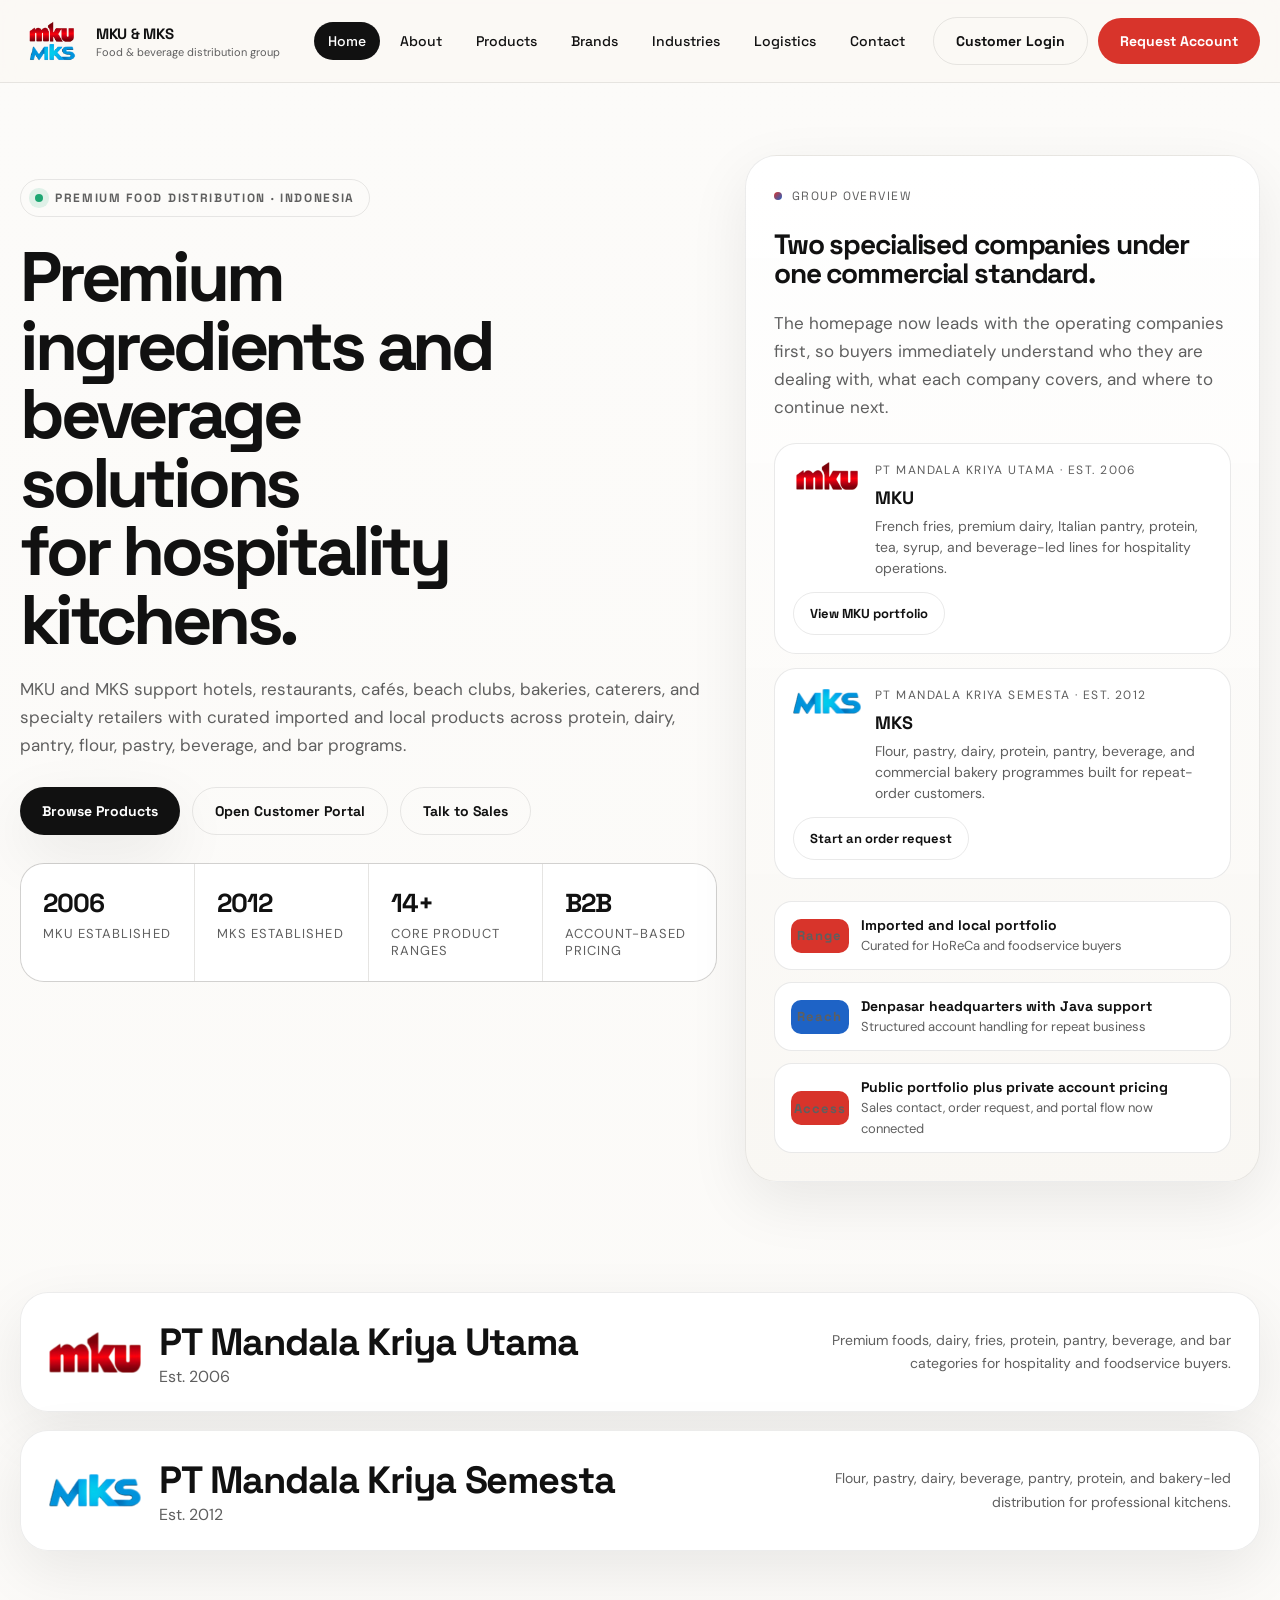
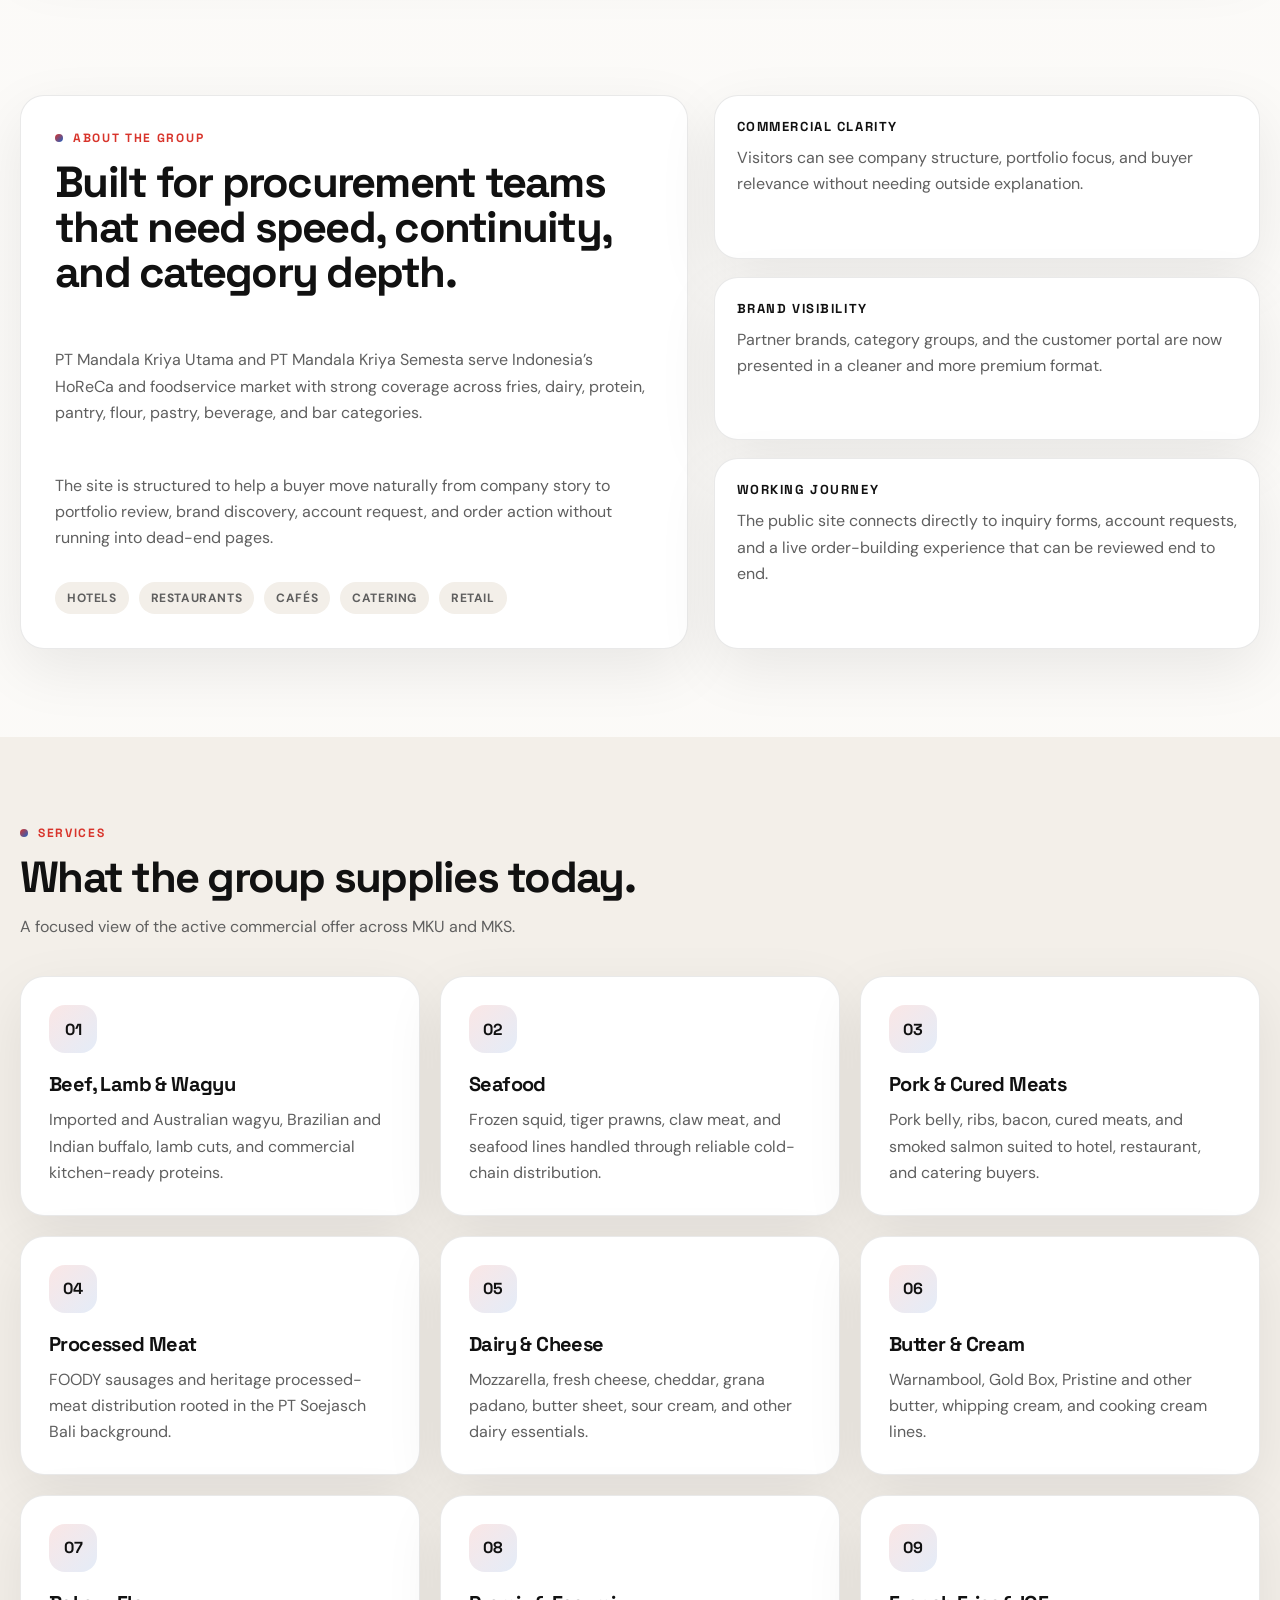
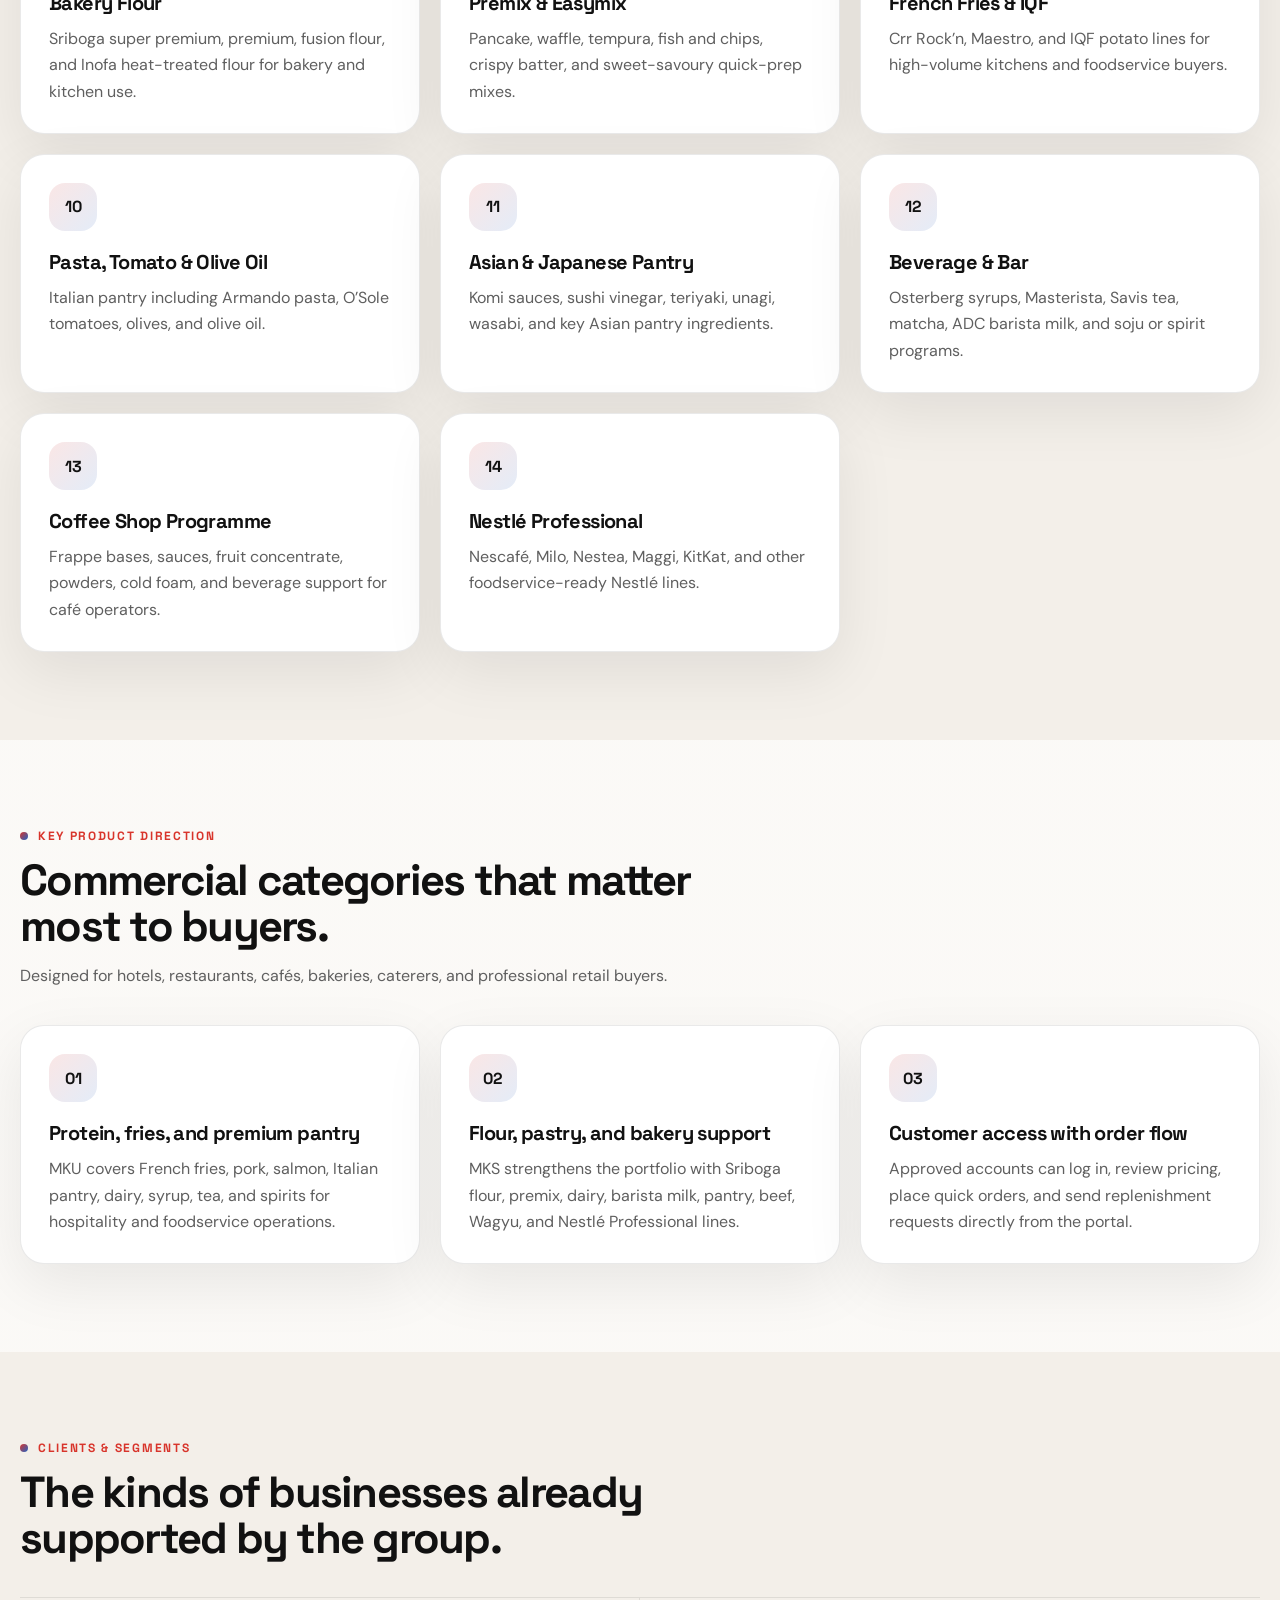
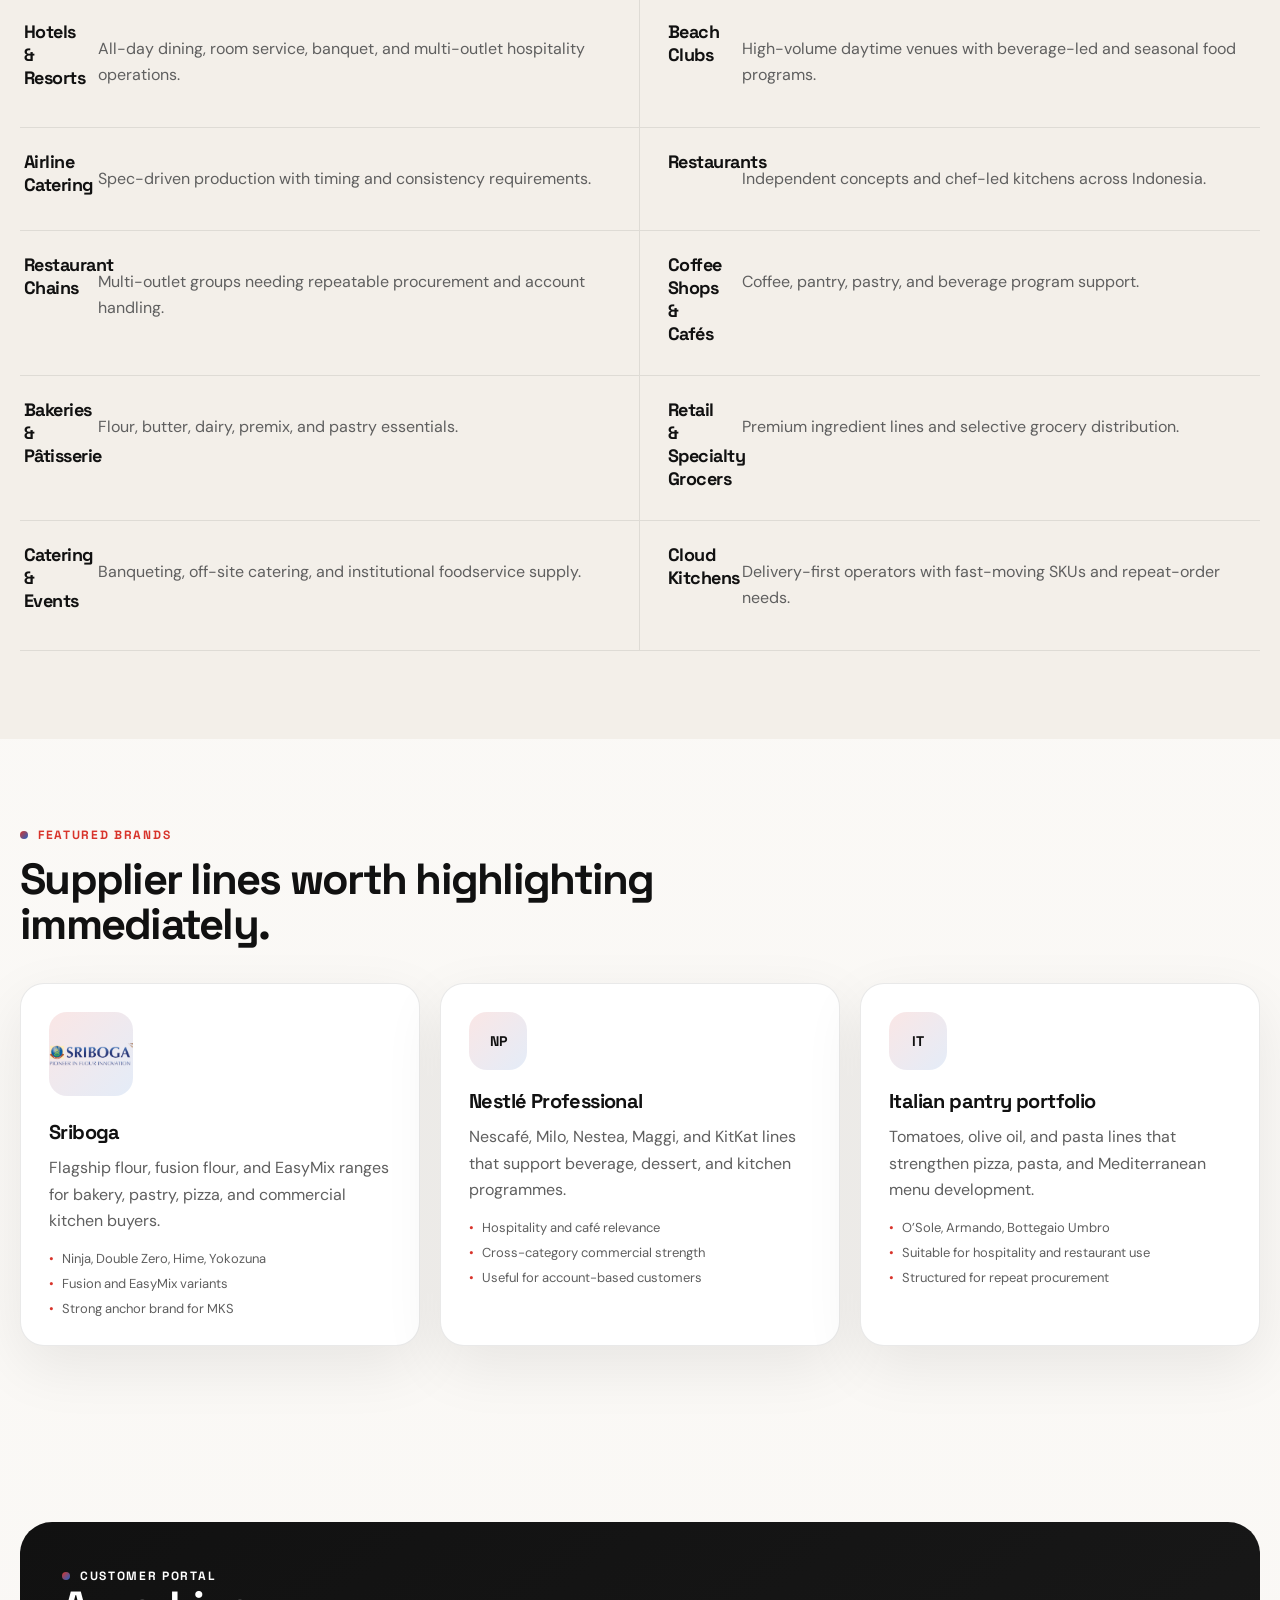
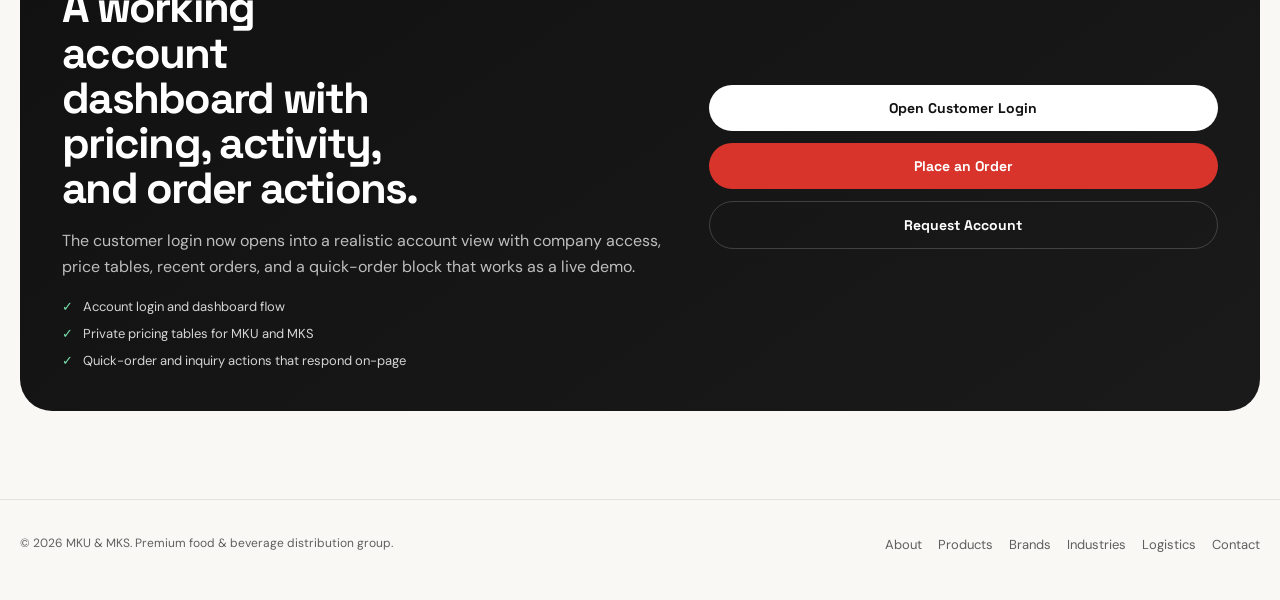
<file: index.html>
<!DOCTYPE html>
<html lang="en">
<head>
  <meta charset="UTF-8">
  <meta name="viewport" content="width=device-width, initial-scale=1.0">
  <title>MKU & MKS | Premium HoReCa Distribution Indonesia</title>
  <meta name="description" content="MKU and MKS supply premium food and beverage products to hotels, restaurants, cafés, bakeries, caterers, and retail buyers across Indonesia.">
  <link rel="preconnect" href="https://fonts.googleapis.com">
  <link rel="preconnect" href="https://fonts.gstatic.com" crossorigin>
  <link href="https://fonts.googleapis.com/css2?family=DM+Sans:wght@400;500;700&family=Space+Grotesk:wght@400;500;700&display=swap" rel="stylesheet">
  <link rel="stylesheet" href="assets/css/styles.css">
</head>
<body>
  <header class="site-header">
    <div class="container">
      <div class="header-row">
        <a class="brand" href="index.html" aria-label="MKU and MKS home">
          <span class="brand-mark"></span>
          <span class="brand-text">
            <strong>MKU & MKS</strong>
            <span>Food & beverage distribution group</span>
          </span>
        </a>
        <div class="nav-wrap">
          <nav class="site-nav" aria-label="Primary navigation">
            <a href="index.html" data-nav-link>Home</a>
            <a href="about.html" data-nav-link>About</a>
            <a href="products.html" data-nav-link>Products</a>
            <a href="brands.html" data-nav-link>Brands</a>
            <a href="industries.html" data-nav-link>Industries</a>
            <a href="logistics.html" data-nav-link>Logistics</a>
            <a href="contact.html" data-nav-link>Contact</a>
          </nav>
          <div class="header-ctas">
            <a class="btn btn-outline" href="login.html">Customer Login</a>
            <a class="btn btn-accent" href="request-account.html">Request Account</a>
          </div>
          <button class="mobile-toggle" type="button" aria-label="Open menu" aria-expanded="false" data-mobile-toggle>☰</button>
        </div>
      </div>
      <div class="mobile-panel" data-mobile-panel>
        <div class="mobile-links">
          <a class="btn btn-outline" href="index.html">Home</a>
          <a class="btn btn-outline" href="about.html">About</a>
          <a class="btn btn-outline" href="products.html">Products</a>
          <a class="btn btn-outline" href="brands.html">Brands</a>
          <a class="btn btn-outline" href="industries.html">Industries</a>
          <a class="btn btn-outline" href="logistics.html">Logistics</a>
          <a class="btn btn-outline" href="contact.html">Contact</a>
          <a class="btn btn-outline" href="login.html">Customer Login</a>
          <a class="btn btn-accent" href="request-account.html">Request Account</a>
        </div>
      </div>
    </div>
  </header>

  <main>
    <section class="hero">
      <div class="container">
        <div class="hero-grid">
          <div class="hero-copy">
            <div class="hero-kicker"><span class="pulse"></span> Premium food distribution · Indonesia</div>
            <h1>Premium ingredients and beverage solutions<br>for hospitality kitchens.</h1>
            <p>MKU and MKS support hotels, restaurants, cafés, beach clubs, bakeries, caterers, and specialty retailers with curated imported and local products across protein, dairy, pantry, flour, pastry, beverage, and bar programs.</p>
            <div class="hero-actions">
              <a class="btn btn-primary" href="products.html">Browse Products</a>
              <a class="btn btn-outline" href="login.html">Open Customer Portal</a>
              <a class="btn btn-outline" href="contact.html">Talk to Sales</a>
            </div>
            <div class="trust-strip">
              <div class="trust-item"><strong>2006</strong><span>MKU established</span></div>
              <div class="trust-item"><strong>2012</strong><span>MKS established</span></div>
              <div class="trust-item"><strong>14+</strong><span>Core product ranges</span></div>
              <div class="trust-item"><strong>B2B</strong><span>Account-based pricing</span></div>
            </div>
          </div>
          <div class="hero-side">
            <div class="surface-card hero-spotlight showcase-panel">
              <div class="showcase-head showcase-head--stack">
                <div>
                  <div class="kicker-row">Group overview</div>
                  <h3 class="showcase-title">Two specialised companies under one commercial standard.</h3>
                </div>
              </div>
              <p class="showcase-copy">The homepage now leads with the operating companies first, so buyers immediately understand who they are dealing with, what each company covers, and where to continue next.</p>
              <div class="company-row-grid">
                <article class="company-row-card">
                  <div class="company-row-copy">
                    <img src="assets/img/logo-mku.png" alt="MKU logo" class="showcase-mini-logo">
                    <div>
                      <div class="company-row-meta">PT Mandala Kriya Utama · Est. 2006</div>
                      <strong>MKU</strong>
                      <span>French fries, premium dairy, Italian pantry, protein, tea, syrup, and beverage-led lines for hospitality operations.</span>
                    </div>
                  </div>
                  <div class="company-row-actions">
                    <a class="btn btn-outline small-btn" href="products.html">View MKU portfolio</a>
                  </div>
                </article>
                <article class="company-row-card">
                  <div class="company-row-copy">
                    <img src="assets/img/logo-mks.png" alt="MKS logo" class="showcase-mini-logo">
                    <div>
                      <div class="company-row-meta">PT Mandala Kriya Semesta · Est. 2012</div>
                      <strong>MKS</strong>
                      <span>Flour, pastry, dairy, protein, pantry, beverage, and commercial bakery programmes built for repeat-order customers.</span>
                    </div>
                  </div>
                  <div class="company-row-actions">
                    <a class="btn btn-outline small-btn" href="products.html#order-desk">Start an order request</a>
                  </div>
                </article>
              </div>
              <div class="badge-stack">
                <div class="badge-card"><div class="left"><span class="chip mku">Range</span><div><strong>Imported and local portfolio</strong><span>Curated for HoReCa and foodservice buyers</span></div></div></div>
                <div class="badge-card"><div class="left"><span class="chip mks">Reach</span><div><strong>Denpasar headquarters with Java support</strong><span>Structured account handling for repeat business</span></div></div></div>
                <div class="badge-card"><div class="left"><span class="chip mku">Access</span><div><strong>Public portfolio plus private account pricing</strong><span>Sales contact, order request, and portal flow now connected</span></div></div></div>
              </div>
            </div>
          </div>
        </div>
      </div>
    </section>

    <section class="page-section tight">
      <div class="container">
        <div class="company-pills" id="company-pills"></div>
      </div>
    </section>

    <section class="page-section">
      <div class="container">
        <div class="two-col">
          <article class="story-card">
            <div class="section-head">
              <span class="eyebrow">About the group</span>
              <h2 class="section-title">Built for procurement teams that need speed, continuity, and category depth.</h2>
            </div>
            <div class="story-stack">
              <p>PT Mandala Kriya Utama and PT Mandala Kriya Semesta serve Indonesia’s HoReCa and foodservice market with strong coverage across fries, dairy, protein, pantry, flour, pastry, beverage, and bar categories.</p>
              <p>The site is structured to help a buyer move naturally from company story to portfolio review, brand discovery, account request, and order action without running into dead-end pages.</p>
              <div class="inline-tags">
                <span class="meta-pill">Hotels</span>
                <span class="meta-pill">Restaurants</span>
                <span class="meta-pill">Cafés</span>
                <span class="meta-pill">Catering</span>
                <span class="meta-pill">Retail</span>
              </div>
            </div>
          </article>
          <div class="stack-18">
            <div class="info-card"><strong>Commercial clarity</strong><p>Visitors can see company structure, portfolio focus, and buyer relevance without needing outside explanation.</p></div>
            <div class="info-card"><strong>Brand visibility</strong><p>Partner brands, category groups, and the customer portal are now presented in a cleaner and more premium format.</p></div>
            <div class="info-card"><strong>Working journey</strong><p>The public site connects directly to inquiry forms, account requests, and a live order-building experience that can be reviewed end to end.</p></div>
          </div>
        </div>
      </div>
    </section>

    <section class="page-section alt">
      <div class="container">
        <div class="section-head">
          <span class="eyebrow">Services</span>
          <h2 class="section-title">What the group supplies today.</h2>
          <p class="section-copy">A focused view of the active commercial offer across MKU and MKS.</p>
        </div>
        <div class="grid-3" id="services-grid"></div>
      </div>
    </section>

    <section class="page-section">
      <div class="container">
        <div class="section-head">
          <span class="eyebrow">Key product direction</span>
          <h2 class="section-title">Commercial categories that matter most to buyers.</h2>
          <p class="section-copy">Designed for hotels, restaurants, cafés, bakeries, caterers, and professional retail buyers.</p>
        </div>
        <div class="grid-3">
          <article class="feature-card"><div class="feature-index">01</div><h3>Protein, fries, and premium pantry</h3><p>MKU covers French fries, pork, salmon, Italian pantry, dairy, syrup, tea, and spirits for hospitality and foodservice operations.</p></article>
          <article class="feature-card"><div class="feature-index">02</div><h3>Flour, pastry, and bakery support</h3><p>MKS strengthens the portfolio with Sriboga flour, premix, dairy, barista milk, pantry, beef, Wagyu, and Nestlé Professional lines.</p></article>
          <article class="feature-card"><div class="feature-index">03</div><h3>Customer access with order flow</h3><p>Approved accounts can log in, review pricing, place quick orders, and send replenishment requests directly from the portal.</p></article>
        </div>
      </div>
    </section>

    <section class="page-section alt">
      <div class="container">
        <div class="section-head">
          <span class="eyebrow">Clients & segments</span>
          <h2 class="section-title">The kinds of businesses already supported by the group.</h2>
        </div>
        <div class="segment-grid" id="segments-grid"></div>
      </div>
    </section>

    <section class="page-section">
      <div class="container">
        <div class="section-head">
          <span class="eyebrow">Featured brands</span>
          <h2 class="section-title">Supplier lines worth highlighting immediately.</h2>
        </div>
        <div class="brand-grid">
          <article class="brand-card"><img src="assets/img/logo-sriboga.png" alt="Sriboga logo" class="brand-logo" style="width:84px;height:84px;object-fit:contain;"><h3>Sriboga</h3><p>Flagship flour, fusion flour, and EasyMix ranges for bakery, pastry, pizza, and commercial kitchen buyers.</p><ul><li>Ninja, Double Zero, Hime, Yokozuna</li><li>Fusion and EasyMix variants</li><li>Strong anchor brand for MKS</li></ul></article>
          <article class="brand-card"><div class="brand-logo">NP</div><h3>Nestlé Professional</h3><p>Nescafé, Milo, Nestea, Maggi, and KitKat lines that support beverage, dessert, and kitchen programmes.</p><ul><li>Hospitality and café relevance</li><li>Cross-category commercial strength</li><li>Useful for account-based customers</li></ul></article>
          <article class="brand-card"><div class="brand-logo">IT</div><h3>Italian pantry portfolio</h3><p>Tomatoes, olive oil, and pasta lines that strengthen pizza, pasta, and Mediterranean menu development.</p><ul><li>O’Sole, Armando, Bottegaio Umbro</li><li>Suitable for hospitality and restaurant use</li><li>Structured for repeat procurement</li></ul></article>
        </div>
      </div>
    </section>

    <section class="page-section">
      <div class="container">
        <div class="portal-panel">
          <div>
            <span class="eyebrow" style="color:#fff;">Customer portal</span>
            <h2 class="section-title" style="color:#fff;max-width:13ch;">A working account dashboard with pricing, activity, and order actions.</h2>
            <p>The customer login now opens into a realistic account view with company access, price tables, recent orders, and a quick-order block that works as a live demo.</p>
            <ul class="portal-list">
              <li>Account login and dashboard flow</li>
              <li>Private pricing tables for MKU and MKS</li>
              <li>Quick-order and inquiry actions that respond on-page</li>
            </ul>
          </div>
          <div class="portal-actions">
            <a class="btn btn-light" href="login.html">Open Customer Login</a>
            <a class="btn btn-accent" href="products.html#order-desk">Place an Order</a>
            <a class="btn btn-outline" style="color:#fff;border-color:rgba(255,255,255,0.18);" href="request-account.html">Request Account</a>
          </div>
        </div>
      </div>
    </section>
  </main>

  <footer class="site-footer">
    <div class="container">
      <div class="footer-row">
        <p>© <span data-year></span> MKU & MKS. Premium food & beverage distribution group.</p>
        <div class="footer-links">
          <a href="about.html">About</a>
          <a href="products.html">Products</a>
          <a href="brands.html">Brands</a>
          <a href="industries.html">Industries</a>
          <a href="logistics.html">Logistics</a>
          <a href="contact.html">Contact</a>
        </div>
      </div>
    </div>
  </footer>

  <script src="assets/js/site-data.js"></script>
  <script src="assets/js/main.js"></script>
  <script>
    document.addEventListener('DOMContentLoaded', () => {
      const pills = document.getElementById('company-pills');
      const services = document.getElementById('services-grid');
      const segments = document.getElementById('segments-grid');
      if (!window.MKU_DATA) return;

      pills.innerHTML = window.MKU_DATA.companies.map(company => `
        <article class="company-pill">
          <div class="left">
            <img class="company-pill-logo" src="${company.logo}" alt="${company.short} logo">
            <div>
              <h2 class="company-pill-name">${company.name}</h2>
              <div class="company-pill-meta">${company.est}</div>
            </div>
          </div>
          <p class="company-pill-summary">${company.summary}</p>
        </article>
      `).join('');

      services.innerHTML = window.MKU_DATA.services.map((service, index) => `
        <article class="feature-card">
          <div class="feature-index">${String(index + 1).padStart(2, '0')}</div>
          <h3>${service.t}</h3>
          <p>${service.d}</p>
        </article>
      `).join('');

      segments.innerHTML = window.MKU_DATA.segments.map(segment => `
        <article class="segment-card">
          <h3>${segment.t}</h3>
          <p>${segment.d}</p>
        </article>
      `).join('');
    });
  </script>
</body>
</html>
</file>
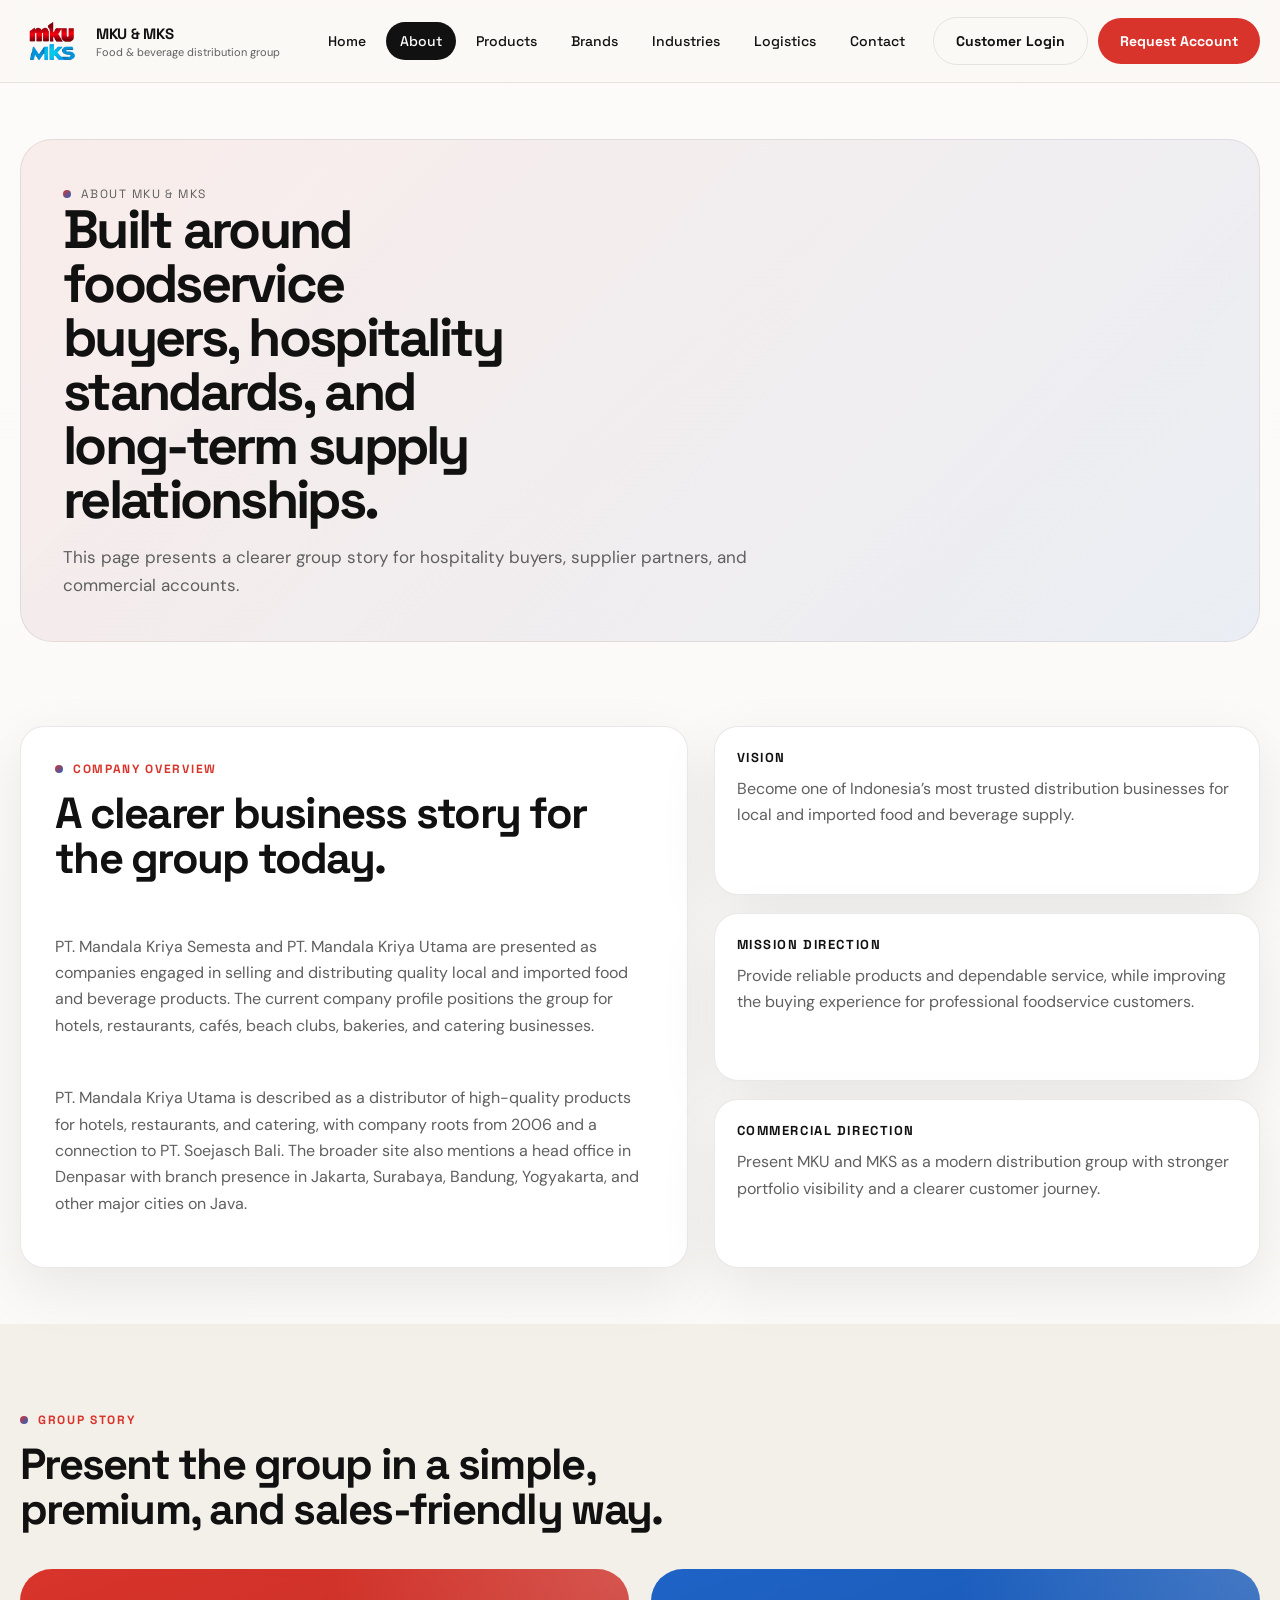
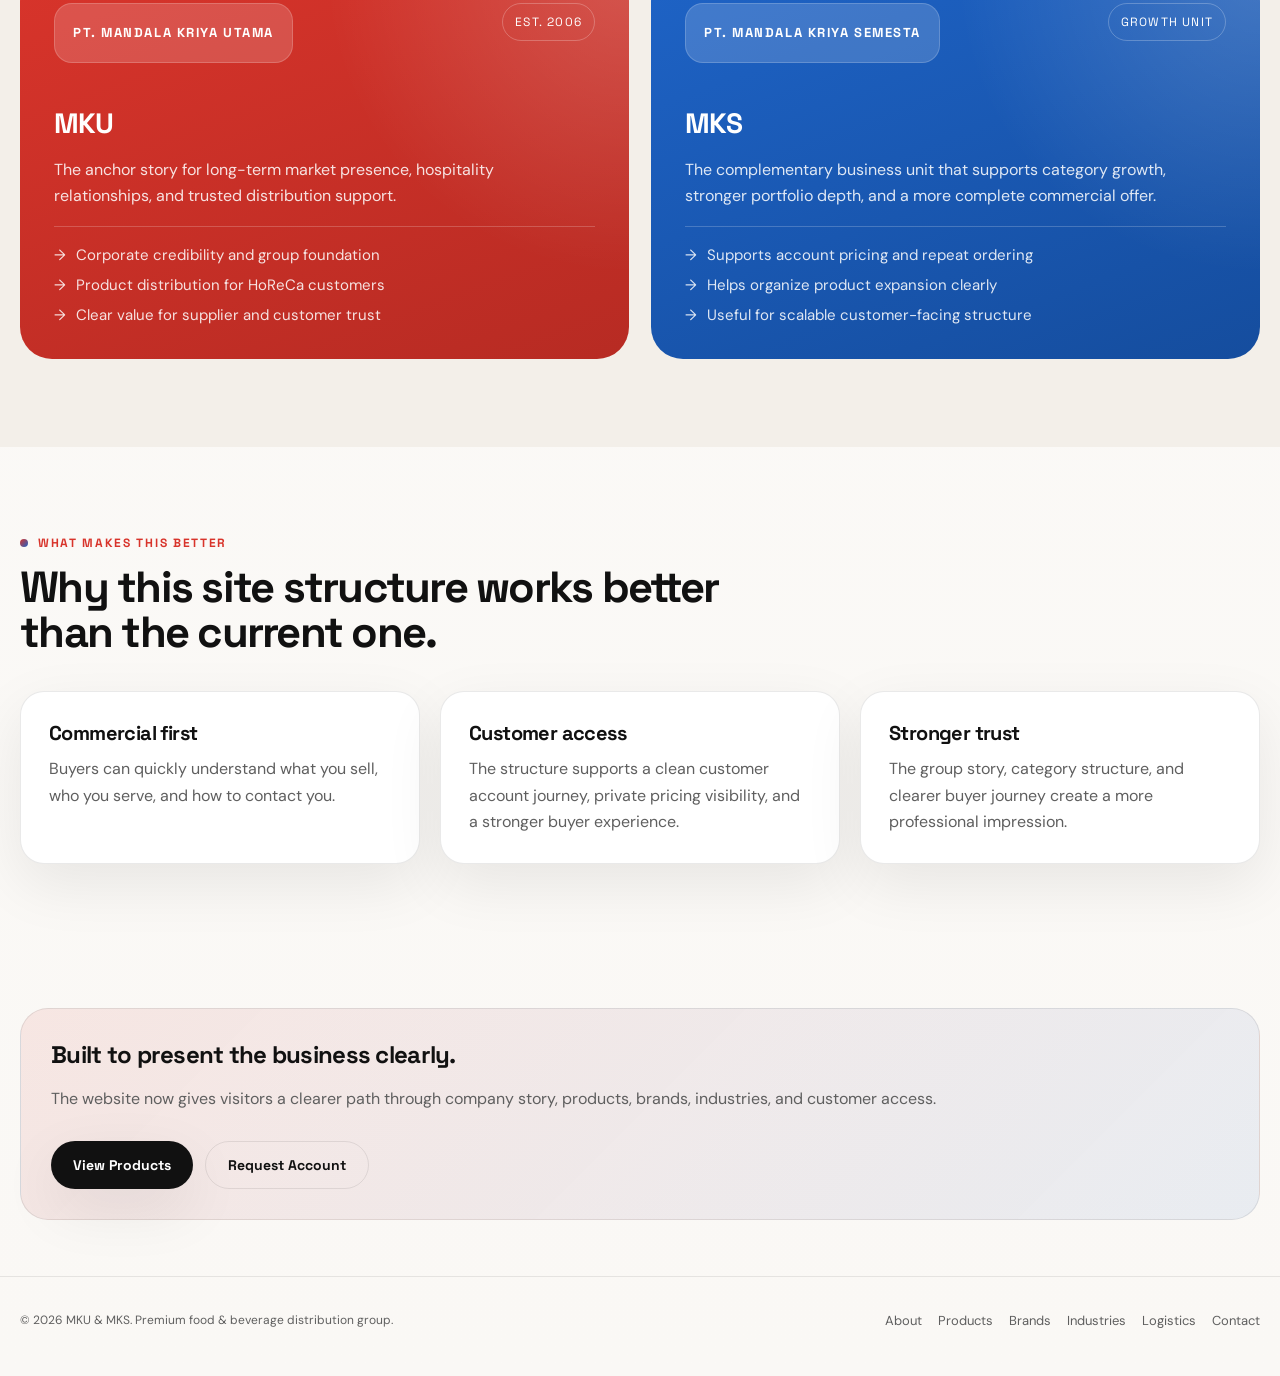
<file: about.html>
<!DOCTYPE html>
<html lang="en">
<head>
  <meta charset="UTF-8">
  <meta name="viewport" content="width=device-width, initial-scale=1.0">
  <title>About MKU & MKS | HoReCa Distribution Indonesia</title>
  <meta name="description" content="Learn about MKU and MKS, a food and beverage distribution group serving hotels, restaurants, cafés, bakeries, catering, and retail businesses in Indonesia.">
  <link rel="preconnect" href="https://fonts.googleapis.com">
  <link rel="preconnect" href="https://fonts.gstatic.com" crossorigin>
  <link href="https://fonts.googleapis.com/css2?family=DM+Sans:wght@400;500;700&family=Space+Grotesk:wght@400;500;700&display=swap" rel="stylesheet">
  <link rel="stylesheet" href="assets/css/styles.css">
</head>
<body>
  <header class="site-header">
    <div class="container">
      <div class="header-row">
        <a class="brand" href="index.html"><span class="brand-mark"></span><span class="brand-text"><strong>MKU & MKS</strong><span>Food & beverage distribution group</span></span></a>
        <div class="nav-wrap">
          <nav class="site-nav">
            <a href="index.html" data-nav-link>Home</a>
            <a href="about.html" data-nav-link>About</a>
            <a href="products.html" data-nav-link>Products</a>
            <a href="brands.html" data-nav-link>Brands</a>
            <a href="industries.html" data-nav-link>Industries</a>
            <a href="logistics.html" data-nav-link>Logistics</a>
            <a href="contact.html" data-nav-link>Contact</a>
          </nav>
          <div class="header-ctas"><a class="btn btn-outline" href="login.html">Customer Login</a><a class="btn btn-accent" href="request-account.html">Request Account</a></div>
          <button class="mobile-toggle" type="button" aria-expanded="false" data-mobile-toggle>☰</button>
        </div>
      </div>
      <div class="mobile-panel" data-mobile-panel><div class="mobile-links"><a class="btn btn-outline" href="index.html">Home</a><a class="btn btn-outline" href="about.html">About</a><a class="btn btn-outline" href="products.html">Products</a><a class="btn btn-outline" href="brands.html">Brands</a><a class="btn btn-outline" href="industries.html">Industries</a><a class="btn btn-outline" href="logistics.html">Logistics</a><a class="btn btn-outline" href="contact.html">Contact</a><a class="btn btn-outline" href="login.html">Customer Login</a><a class="btn btn-accent" href="request-account.html">Request Account</a></div></div>
    </div>
  </header>
  <main>
    <section class="page-hero">
      <div class="container">
        <div class="page-hero-shell">
          <div class="kicker-row">About MKU & MKS</div>
          <h1>Built around foodservice buyers, hospitality standards, and long-term supply relationships.</h1>
          <p>This page presents a clearer group story for hospitality buyers, supplier partners, and commercial accounts.</p>
        </div>
      </div>
    </section>

    <section class="page-section tight">
      <div class="container">
        <div class="two-col">
          <article class="story-card">
            <div class="section-head">
              <span class="eyebrow">Company overview</span>
              <h2 class="section-title">A clearer business story for the group today.</h2>
            </div>
            <div class="story-stack">
              <p>PT. Mandala Kriya Semesta and PT. Mandala Kriya Utama are presented as companies engaged in selling and distributing quality local and imported food and beverage products. The current company profile positions the group for hotels, restaurants, cafés, beach clubs, bakeries, and catering businesses.</p>
              <p>PT. Mandala Kriya Utama is described as a distributor of high-quality products for hotels, restaurants, and catering, with company roots from 2006 and a connection to PT. Soejasch Bali. The broader site also mentions a head office in Denpasar with branch presence in Jakarta, Surabaya, Bandung, Yogyakarta, and other major cities on Java.</p>
            </div>
          </article>
          <div class="stack-18">
            <div class="info-card"><strong>Vision</strong><p>Become one of Indonesia’s most trusted distribution businesses for local and imported food and beverage supply.</p></div>
            <div class="info-card"><strong>Mission direction</strong><p>Provide reliable products and dependable service, while improving the buying experience for professional foodservice customers.</p></div>
            <div class="info-card"><strong>Commercial direction</strong><p>Present MKU and MKS as a modern distribution group with stronger portfolio visibility and a clearer customer journey.</p></div>
          </div>
        </div>
      </div>
    </section>

    <section class="page-section alt">
      <div class="container">
        <div class="section-head">
          <span class="eyebrow">Group story</span>
          <h2 class="section-title">Present the group in a simple, premium, and sales-friendly way.</h2>
        </div>
        <div class="group-grid">
          <article class="dual-brand mku">
            <div class="top"><span class="brand-pill">PT. Mandala Kriya Utama</span><span class="est">Est. 2006</span></div>
            <div>
              <h3>MKU</h3>
              <p>The anchor story for long-term market presence, hospitality relationships, and trusted distribution support.</p>
              <ul>
                <li>Corporate credibility and group foundation</li>
                <li>Product distribution for HoReCa customers</li>
                <li>Clear value for supplier and customer trust</li>
              </ul>
            </div>
          </article>
          <article class="dual-brand mks">
            <div class="top"><span class="brand-pill">PT. Mandala Kriya Semesta</span><span class="est">Growth unit</span></div>
            <div>
              <h3>MKS</h3>
              <p>The complementary business unit that supports category growth, stronger portfolio depth, and a more complete commercial offer.</p>
              <ul>
                <li>Supports account pricing and repeat ordering</li>
                <li>Helps organize product expansion clearly</li>
                <li>Useful for scalable customer-facing structure</li>
              </ul>
            </div>
          </article>
        </div>
      </div>
    </section>

    <section class="page-section">
      <div class="container">
        <div class="section-head">
          <span class="eyebrow">What makes this better</span>
          <h2 class="section-title">Why this site structure works better than the current one.</h2>
        </div>
        <div class="grid-3">
          <article class="value-card card-pad"><h3>Commercial first</h3><p>Buyers can quickly understand what you sell, who you serve, and how to contact you.</p></article>
          <article class="value-card card-pad"><h3>Customer access</h3><p>The structure supports a clean customer account journey, private pricing visibility, and a stronger buyer experience.</p></article>
          <article class="value-card card-pad"><h3>Stronger trust</h3><p>The group story, category structure, and clearer buyer journey create a more professional impression.</p></article>
        </div>
      </div>
    </section>

    <section class="page-section tight">
      <div class="container">
        <div class="cta-strip">
          <h3>Built to present the business clearly.</h3>
          <p>The website now gives visitors a clearer path through company story, products, brands, industries, and customer access.</p>
          <div class="hero-actions"><a class="btn btn-primary" href="products.html">View Products</a><a class="btn btn-outline" href="request-account.html">Request Account</a></div>
        </div>
      </div>
    </section>
  </main>
  <footer class="site-footer"><div class="container"><div class="footer-row"><p>© <span data-year></span> MKU & MKS. Premium food & beverage distribution group.</p><div class="footer-links"><a href="about.html">About</a><a href="products.html">Products</a><a href="brands.html">Brands</a><a href="industries.html">Industries</a><a href="logistics.html">Logistics</a><a href="contact.html">Contact</a></div></div></div></footer>
  <script src="assets/js/main.js"></script>
</body>
</html>
</file>
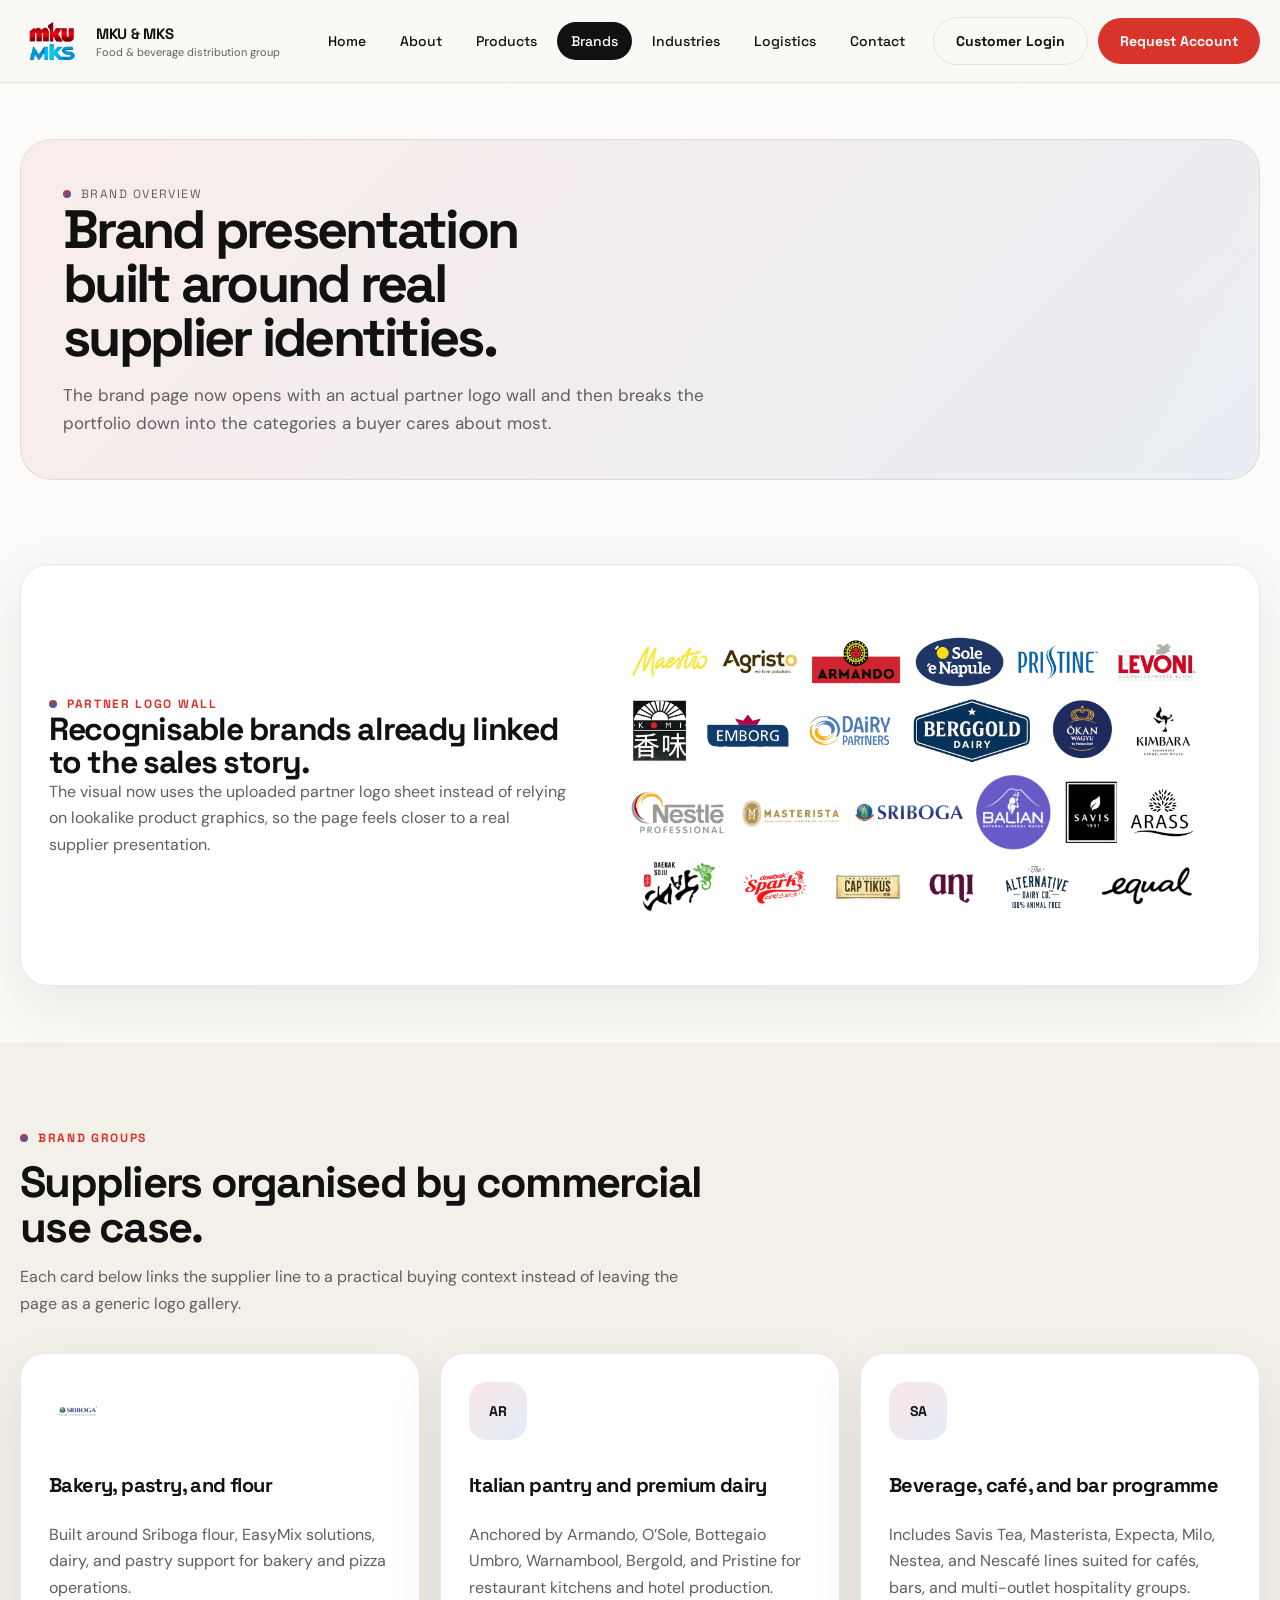
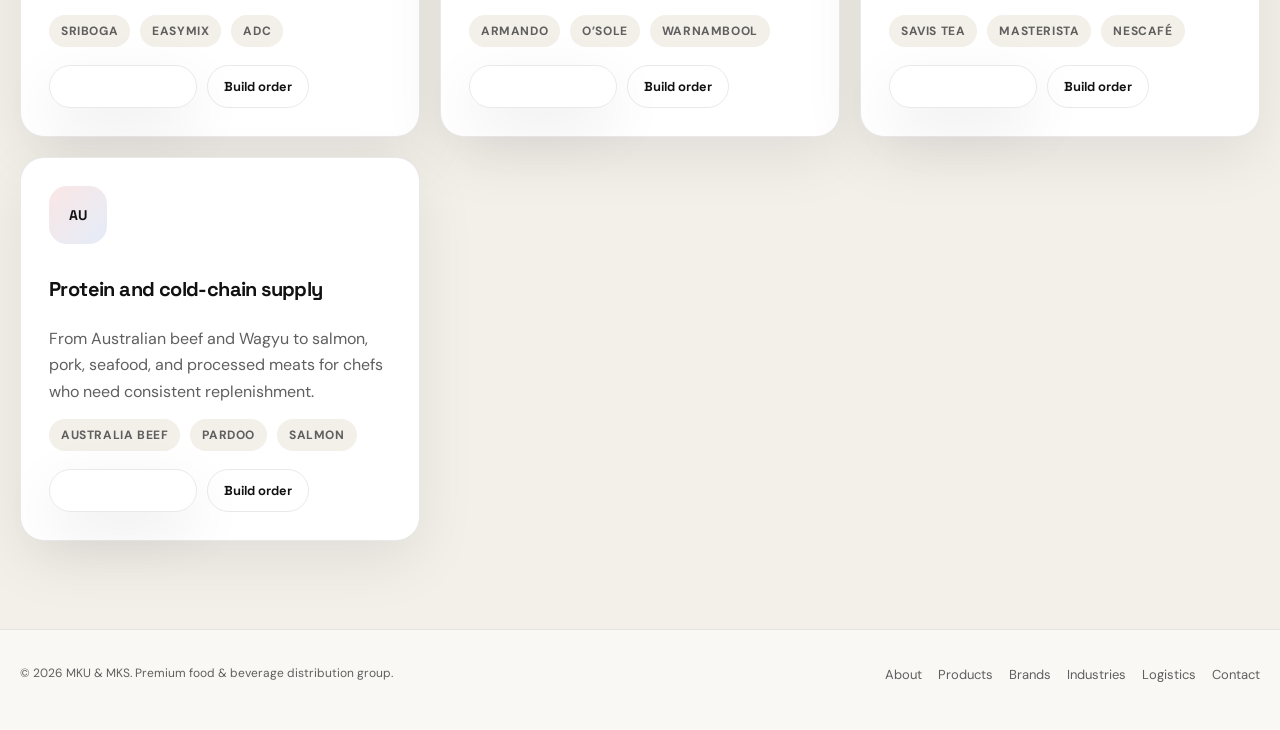
<file: brands.html>
<!DOCTYPE html>
<html lang="en">
<head>
  <meta charset="UTF-8">
  <meta name="viewport" content="width=device-width, initial-scale=1.0">
  <title>Brands | MKU & MKS</title>
  <meta name="description" content="Review key supplier brands across MKU and MKS, including an actual partner logo wall and category-led brand highlights.">
  <link rel="preconnect" href="https://fonts.googleapis.com">
  <link rel="preconnect" href="https://fonts.gstatic.com" crossorigin>
  <link href="https://fonts.googleapis.com/css2?family=DM+Sans:wght@400;500;700&family=Space+Grotesk:wght@400;500;700&display=swap" rel="stylesheet">
  <link rel="stylesheet" href="assets/css/styles.css">
</head>
<body>
<header class="site-header"><div class="container"><div class="header-row"><a class="brand" href="index.html"><span class="brand-mark"></span><span class="brand-text"><strong>MKU & MKS</strong><span>Food & beverage distribution group</span></span></a><div class="nav-wrap"><nav class="site-nav"><a href="index.html" data-nav-link>Home</a><a href="about.html" data-nav-link>About</a><a href="products.html" data-nav-link>Products</a><a href="brands.html" data-nav-link>Brands</a><a href="industries.html" data-nav-link>Industries</a><a href="logistics.html" data-nav-link>Logistics</a><a href="contact.html" data-nav-link>Contact</a></nav><div class="header-ctas"><a class="btn btn-outline" href="login.html">Customer Login</a><a class="btn btn-accent" href="request-account.html">Request Account</a></div><button class="mobile-toggle" type="button" aria-expanded="false" data-mobile-toggle>☰</button></div></div><div class="mobile-panel" data-mobile-panel><div class="mobile-links"><a class="btn btn-outline" href="index.html">Home</a><a class="btn btn-outline" href="about.html">About</a><a class="btn btn-outline" href="products.html">Products</a><a class="btn btn-outline" href="brands.html">Brands</a><a class="btn btn-outline" href="industries.html">Industries</a><a class="btn btn-outline" href="logistics.html">Logistics</a><a class="btn btn-outline" href="contact.html">Contact</a><a class="btn btn-outline" href="login.html">Customer Login</a><a class="btn btn-accent" href="request-account.html">Request Account</a></div></div></div></header>
<main>
  <section class="page-hero">
    <div class="container">
      <div class="page-hero-shell">
        <div class="kicker-row">Brand overview</div>
        <h1>Brand presentation built around real supplier identities.</h1>
        <p>The brand page now opens with an actual partner logo wall and then breaks the portfolio down into the categories a buyer cares about most.</p>
      </div>
    </div>
  </section>

  <section class="page-section tight">
    <div class="container">
      <div class="brand-wall-shell">
        <div>
          <span class="eyebrow">Partner logo wall</span>
          <h2 class="section-title" style="font-size:32px;">Recognisable brands already linked to the sales story.</h2>
          <p class="section-copy">The visual now uses the uploaded partner logo sheet instead of relying on lookalike product graphics, so the page feels closer to a real supplier presentation.</p>
        </div>
        <img src="assets/img/brand-wall.png" alt="Partner brand wall" class="brand-wall-image">
      </div>
    </div>
  </section>

  <section class="page-section alt">
    <div class="container">
      <div class="section-head">
        <span class="eyebrow">Brand groups</span>
        <h2 class="section-title">Suppliers organised by commercial use case.</h2>
        <p class="section-copy">Each card below links the supplier line to a practical buying context instead of leaving the page as a generic logo gallery.</p>
      </div>
      <div class="brand-grid" id="brand-overview-grid"></div>
    </div>
  </section>
</main>
<footer class="site-footer"><div class="container"><div class="footer-row"><p>© <span data-year></span> MKU & MKS. Premium food & beverage distribution group.</p><div class="footer-links"><a href="about.html">About</a><a href="products.html">Products</a><a href="brands.html">Brands</a><a href="industries.html">Industries</a><a href="logistics.html">Logistics</a><a href="contact.html">Contact</a></div></div></div></footer>
<script src="assets/js/site-data.js"></script>
<script src="assets/js/main.js"></script>
<script>
  document.addEventListener('DOMContentLoaded', () => {
    if (!window.MKU_DATA) return;
    const host = document.getElementById('brand-overview-grid');
    const groups = [
      {
        title: 'Bakery, pastry, and flour',
        summary: 'Built around Sriboga flour, EasyMix solutions, dairy, and pastry support for bakery and pizza operations.',
        tags: ['Sriboga', 'EasyMix', 'ADC'],
        cta: 'products.html'
      },
      {
        title: 'Italian pantry and premium dairy',
        summary: 'Anchored by Armando, O’Sole, Bottegaio Umbro, Warnambool, Bergold, and Pristine for restaurant kitchens and hotel production.',
        tags: ['Armando', 'O’Sole', 'Warnambool'],
        cta: 'products.html#order-desk'
      },
      {
        title: 'Beverage, café, and bar programme',
        summary: 'Includes Savis Tea, Masterista, Expecta, Milo, Nestea, and Nescafé lines suited for cafés, bars, and multi-outlet hospitality groups.',
        tags: ['Savis Tea', 'Masterista', 'Nescafé'],
        cta: 'login.html'
      },
      {
        title: 'Protein and cold-chain supply',
        summary: 'From Australian beef and Wagyu to salmon, pork, seafood, and processed meats for chefs who need consistent replenishment.',
        tags: ['Australia Beef', 'Pardoo', 'Salmon'],
        cta: 'contact.html'
      }
    ];

    const logoMap = window.MKU_DATA.brandAssets || {};
    const renderHeroLogo = (brandName) => {
      const logo = logoMap[brandName];
      if (logo) {
        return `<div class="brand-logo brand-logo--image"><img src="${logo}" alt="${brandName} logo"></div>`;
      }
      return `<div class="brand-logo">${brandName.slice(0,2).toUpperCase()}</div>`;
    };

    host.innerHTML = groups.map(group => `
      <article class="brand-card brand-story-card">
        ${renderHeroLogo(group.tags[0])}
        <h3>${group.title}</h3>
        <p>${group.summary}</p>
        <div class="inline-tags brand-chip-grid">
          ${group.tags.map(tag => `<span class="meta-pill">${tag}</span>`).join('')}
        </div>
        <div class="order-card-actions">
          <a class="btn btn-primary small-btn" href="${group.cta}">Explore this group</a>
          <a class="btn btn-outline small-btn" href="products.html#order-desk">Build order</a>
        </div>
      </article>
    `).join('');
  });
</script>
</body>
</html>
</file>
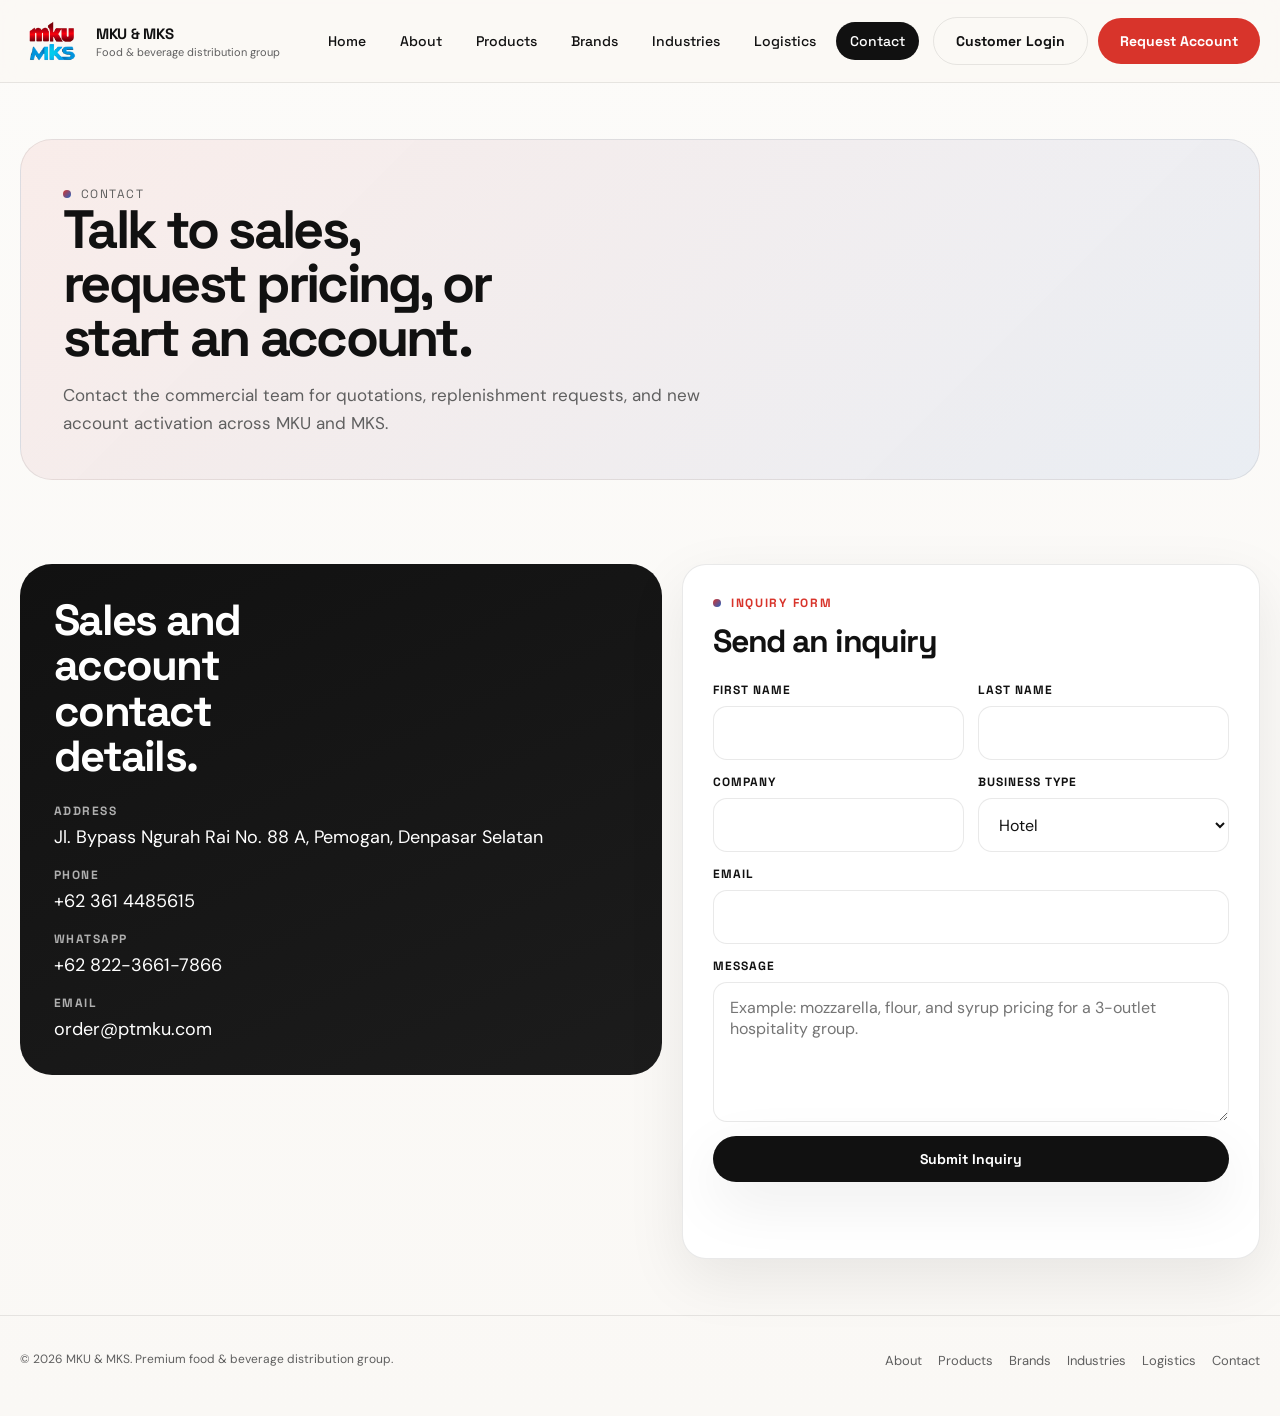
<file: contact.html>
<!DOCTYPE html>
<html lang="en">
<head>
  <meta charset="UTF-8">
  <meta name="viewport" content="width=device-width, initial-scale=1.0">
  <title>Contact | MKU & MKS</title>
  <meta name="description" content="Contact MKU and MKS for product, pricing, and account inquiries.">
  <link rel="preconnect" href="https://fonts.googleapis.com">
  <link rel="preconnect" href="https://fonts.gstatic.com" crossorigin>
  <link href="https://fonts.googleapis.com/css2?family=DM+Sans:wght@400;500;700&family=Space+Grotesk:wght@400;500;700&display=swap" rel="stylesheet">
  <link rel="stylesheet" href="assets/css/styles.css">
</head>
<body>
<header class="site-header"><div class="container"><div class="header-row"><a class="brand" href="index.html"><span class="brand-mark"></span><span class="brand-text"><strong>MKU & MKS</strong><span>Food & beverage distribution group</span></span></a><div class="nav-wrap"><nav class="site-nav"><a href="index.html" data-nav-link>Home</a><a href="about.html" data-nav-link>About</a><a href="products.html" data-nav-link>Products</a><a href="brands.html" data-nav-link>Brands</a><a href="industries.html" data-nav-link>Industries</a><a href="logistics.html" data-nav-link>Logistics</a><a href="contact.html" data-nav-link>Contact</a></nav><div class="header-ctas"><a class="btn btn-outline" href="login.html">Customer Login</a><a class="btn btn-accent" href="request-account.html">Request Account</a></div><button class="mobile-toggle" type="button" aria-expanded="false" data-mobile-toggle>☰</button></div></div><div class="mobile-panel" data-mobile-panel><div class="mobile-links"><a class="btn btn-outline" href="index.html">Home</a><a class="btn btn-outline" href="about.html">About</a><a class="btn btn-outline" href="products.html">Products</a><a class="btn btn-outline" href="brands.html">Brands</a><a class="btn btn-outline" href="industries.html">Industries</a><a class="btn btn-outline" href="logistics.html">Logistics</a><a class="btn btn-outline" href="contact.html">Contact</a><a class="btn btn-outline" href="login.html">Customer Login</a><a class="btn btn-accent" href="request-account.html">Request Account</a></div></div></div></header>
<main>
  <section class="page-hero"><div class="container"><div class="page-hero-shell"><div class="kicker-row">Contact</div><h1>Talk to sales, request pricing, or start an account.</h1><p>Contact the commercial team for quotations, replenishment requests, and new account activation across MKU and MKS.</p></div></div></section>
  <section class="page-section tight"><div class="container"><div class="contact-grid">
    <div class="contact-shell">
      <h2 class="section-title" style="color:#fff;max-width:10ch;">Sales and account contact details.</h2>
      <div class="contact-points">
        <div class="contact-point"><strong>Address</strong><span>Jl. Bypass Ngurah Rai No. 88 A, Pemogan, Denpasar Selatan</span></div>
        <div class="contact-point"><strong>Phone</strong><a href="tel:+623614485615">+62 361 4485615</a></div>
        <div class="contact-point"><strong>WhatsApp</strong><a href="https://wa.me/6282236617866">+62 822-3661-7866</a></div>
        <div class="contact-point"><strong>Email</strong><a href="mailto:order@ptmku.com">order@ptmku.com</a></div>
      </div>
    </div>
    <form class="form-card" data-demo-form>
      <div class="section-head" style="margin-bottom:24px;"><span class="eyebrow">Inquiry form</span><h2 class="section-title" style="font-size:32px;">Send an inquiry</h2></div>
      <div class="form-grid">
        <div class="field"><label for="first-name">First name</label><input id="first-name" name="first-name" required></div>
        <div class="field"><label for="last-name">Last name</label><input id="last-name" name="last-name" required></div>
        <div class="field"><label for="company">Company</label><input id="company" name="company" required></div>
        <div class="field"><label for="segment">Business type</label><select id="segment" name="segment"><option>Hotel</option><option>Restaurant</option><option>Café</option><option>Catering</option><option>Bakery</option><option>Retail</option></select></div>
        <div class="field-full"><label for="email">Email</label><input id="email" type="email" name="email" required></div>
        <div class="field-full"><label for="message">Message</label><textarea id="message" name="message" placeholder="Example: mozzarella, flour, and syrup pricing for a 3-outlet hospitality group."></textarea></div>
        <div class="field-full"><button class="btn btn-primary full" type="submit">Submit Inquiry</button><div class="form-status" data-form-status></div></div>
      </div>
    </form>
  </div></div></section>
</main>
<footer class="site-footer"><div class="container"><div class="footer-row"><p>© <span data-year></span> MKU & MKS. Premium food & beverage distribution group.</p><div class="footer-links"><a href="about.html">About</a><a href="products.html">Products</a><a href="brands.html">Brands</a><a href="industries.html">Industries</a><a href="logistics.html">Logistics</a><a href="contact.html">Contact</a></div></div></div></footer>
<script src="assets/js/main.js"></script>
</body>
</html>
</file>
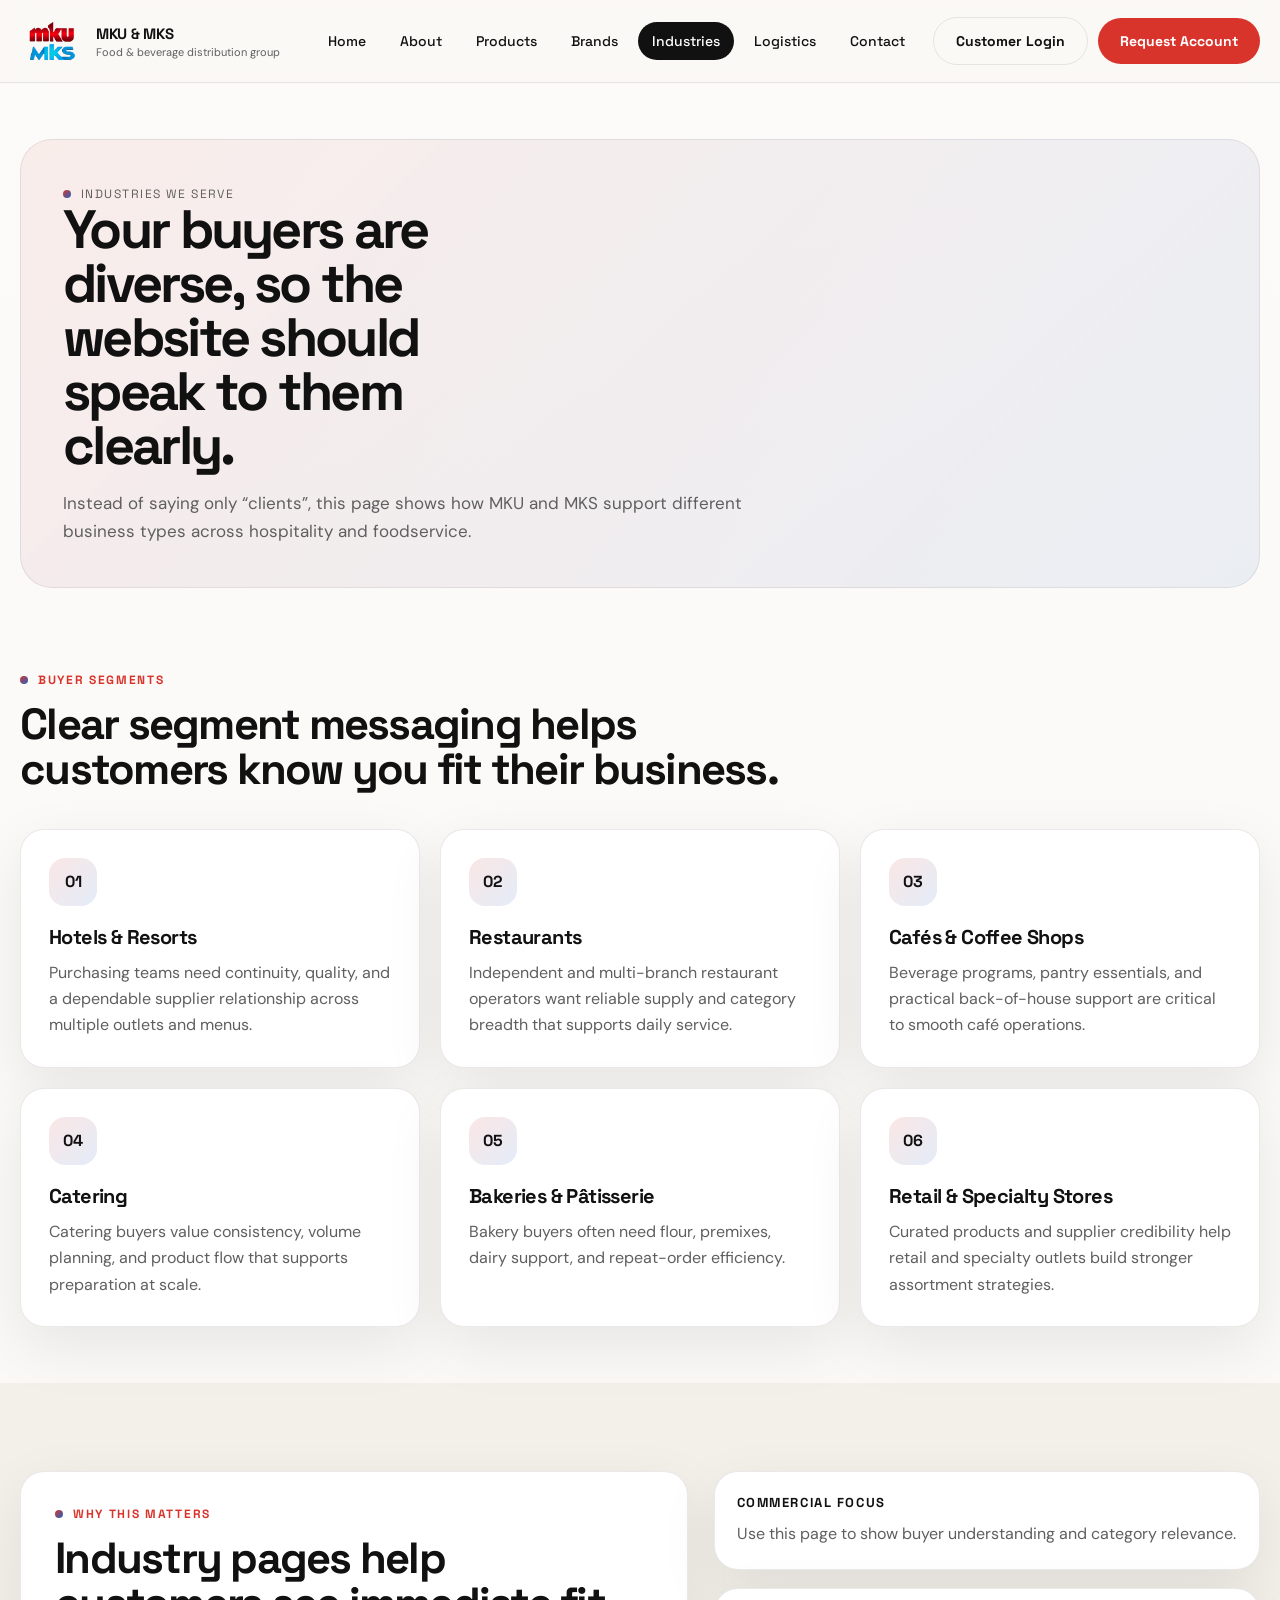
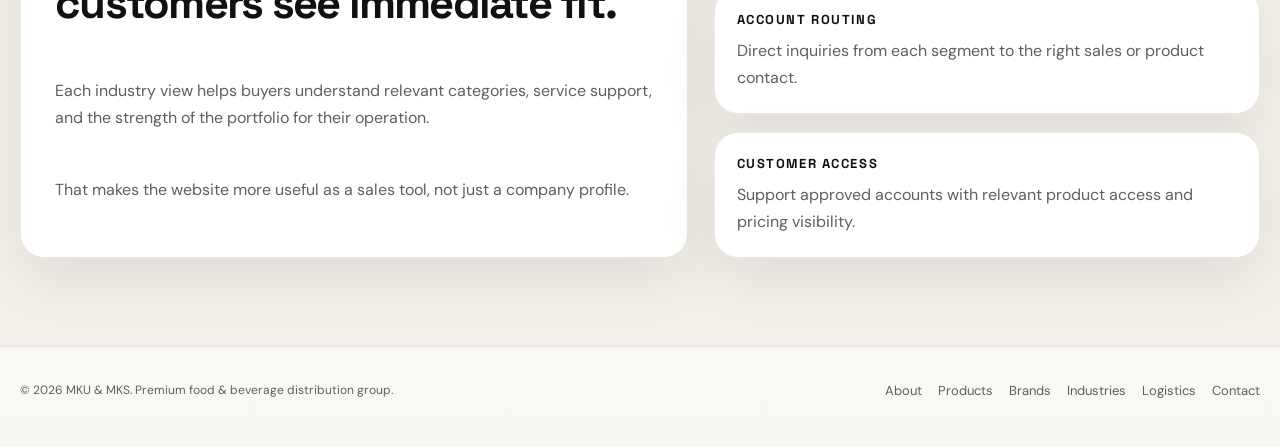
<file: industries.html>
<!DOCTYPE html>
<html lang="en">
<head>
  <meta charset="UTF-8">
  <meta name="viewport" content="width=device-width, initial-scale=1.0">
  <title>Industries We Serve | MKU & MKS</title>
  <meta name="description" content="Hospitality, foodservice, retail, and bakery customer segments served by the MKU and MKS distribution group.">
  <link rel="preconnect" href="https://fonts.googleapis.com">
  <link rel="preconnect" href="https://fonts.gstatic.com" crossorigin>
  <link href="https://fonts.googleapis.com/css2?family=DM+Sans:wght@400;500;700&family=Space+Grotesk:wght@400;500;700&display=swap" rel="stylesheet">
  <link rel="stylesheet" href="assets/css/styles.css">
</head>
<body>
<header class="site-header"><div class="container"><div class="header-row"><a class="brand" href="index.html"><span class="brand-mark"></span><span class="brand-text"><strong>MKU & MKS</strong><span>Food & beverage distribution group</span></span></a><div class="nav-wrap"><nav class="site-nav"><a href="index.html" data-nav-link>Home</a><a href="about.html" data-nav-link>About</a><a href="products.html" data-nav-link>Products</a><a href="brands.html" data-nav-link>Brands</a><a href="industries.html" data-nav-link>Industries</a><a href="logistics.html" data-nav-link>Logistics</a><a href="contact.html" data-nav-link>Contact</a></nav><div class="header-ctas"><a class="btn btn-outline" href="login.html">Customer Login</a><a class="btn btn-accent" href="request-account.html">Request Account</a></div><button class="mobile-toggle" type="button" aria-expanded="false" data-mobile-toggle>☰</button></div></div><div class="mobile-panel" data-mobile-panel><div class="mobile-links"><a class="btn btn-outline" href="index.html">Home</a><a class="btn btn-outline" href="about.html">About</a><a class="btn btn-outline" href="products.html">Products</a><a class="btn btn-outline" href="brands.html">Brands</a><a class="btn btn-outline" href="industries.html">Industries</a><a class="btn btn-outline" href="logistics.html">Logistics</a><a class="btn btn-outline" href="contact.html">Contact</a><a class="btn btn-outline" href="login.html">Customer Login</a><a class="btn btn-accent" href="request-account.html">Request Account</a></div></div></div></header>
<main>
  <section class="page-hero"><div class="container"><div class="page-hero-shell"><div class="kicker-row">Industries we serve</div><h1>Your buyers are diverse, so the website should speak to them clearly.</h1><p>Instead of saying only “clients”, this page shows how MKU and MKS support different business types across hospitality and foodservice.</p></div></div></section>
  <section class="page-section tight"><div class="container"><div class="section-head"><span class="eyebrow">Buyer segments</span><h2 class="section-title">Clear segment messaging helps customers know you fit their business.</h2></div><div class="grid-3">
    <article class="feature-card"><div class="feature-index">01</div><h3>Hotels & Resorts</h3><p>Purchasing teams need continuity, quality, and a dependable supplier relationship across multiple outlets and menus.</p></article>
    <article class="feature-card"><div class="feature-index">02</div><h3>Restaurants</h3><p>Independent and multi-branch restaurant operators want reliable supply and category breadth that supports daily service.</p></article>
    <article class="feature-card"><div class="feature-index">03</div><h3>Cafés & Coffee Shops</h3><p>Beverage programs, pantry essentials, and practical back-of-house support are critical to smooth café operations.</p></article>
    <article class="feature-card"><div class="feature-index">04</div><h3>Catering</h3><p>Catering buyers value consistency, volume planning, and product flow that supports preparation at scale.</p></article>
    <article class="feature-card"><div class="feature-index">05</div><h3>Bakeries & Pâtisserie</h3><p>Bakery buyers often need flour, premixes, dairy support, and repeat-order efficiency.</p></article>
    <article class="feature-card"><div class="feature-index">06</div><h3>Retail & Specialty Stores</h3><p>Curated products and supplier credibility help retail and specialty outlets build stronger assortment strategies.</p></article>
  </div></div></section>
  <section class="page-section alt"><div class="container"><div class="two-col"><article class="story-card"><div class="section-head"><span class="eyebrow">Why this matters</span><h2 class="section-title">Industry pages help customers see immediate fit.</h2></div><div class="story-stack"><p>Each industry view helps buyers understand relevant categories, service support, and the strength of the portfolio for their operation.</p><p>That makes the website more useful as a sales tool, not just a company profile.</p></div></article><div class="stack-18"><div class="info-card"><strong>Commercial focus</strong><p>Use this page to show buyer understanding and category relevance.</p></div><div class="info-card"><strong>Account routing</strong><p>Direct inquiries from each segment to the right sales or product contact.</p></div><div class="info-card"><strong>Customer access</strong><p>Support approved accounts with relevant product access and pricing visibility.</p></div></div></div></div></section>
</main>
<footer class="site-footer"><div class="container"><div class="footer-row"><p>© <span data-year></span> MKU & MKS. Premium food & beverage distribution group.</p><div class="footer-links"><a href="about.html">About</a><a href="products.html">Products</a><a href="brands.html">Brands</a><a href="industries.html">Industries</a><a href="logistics.html">Logistics</a><a href="contact.html">Contact</a></div></div></div></footer>
<script src="assets/js/main.js"></script>
</body>
</html>
</file>
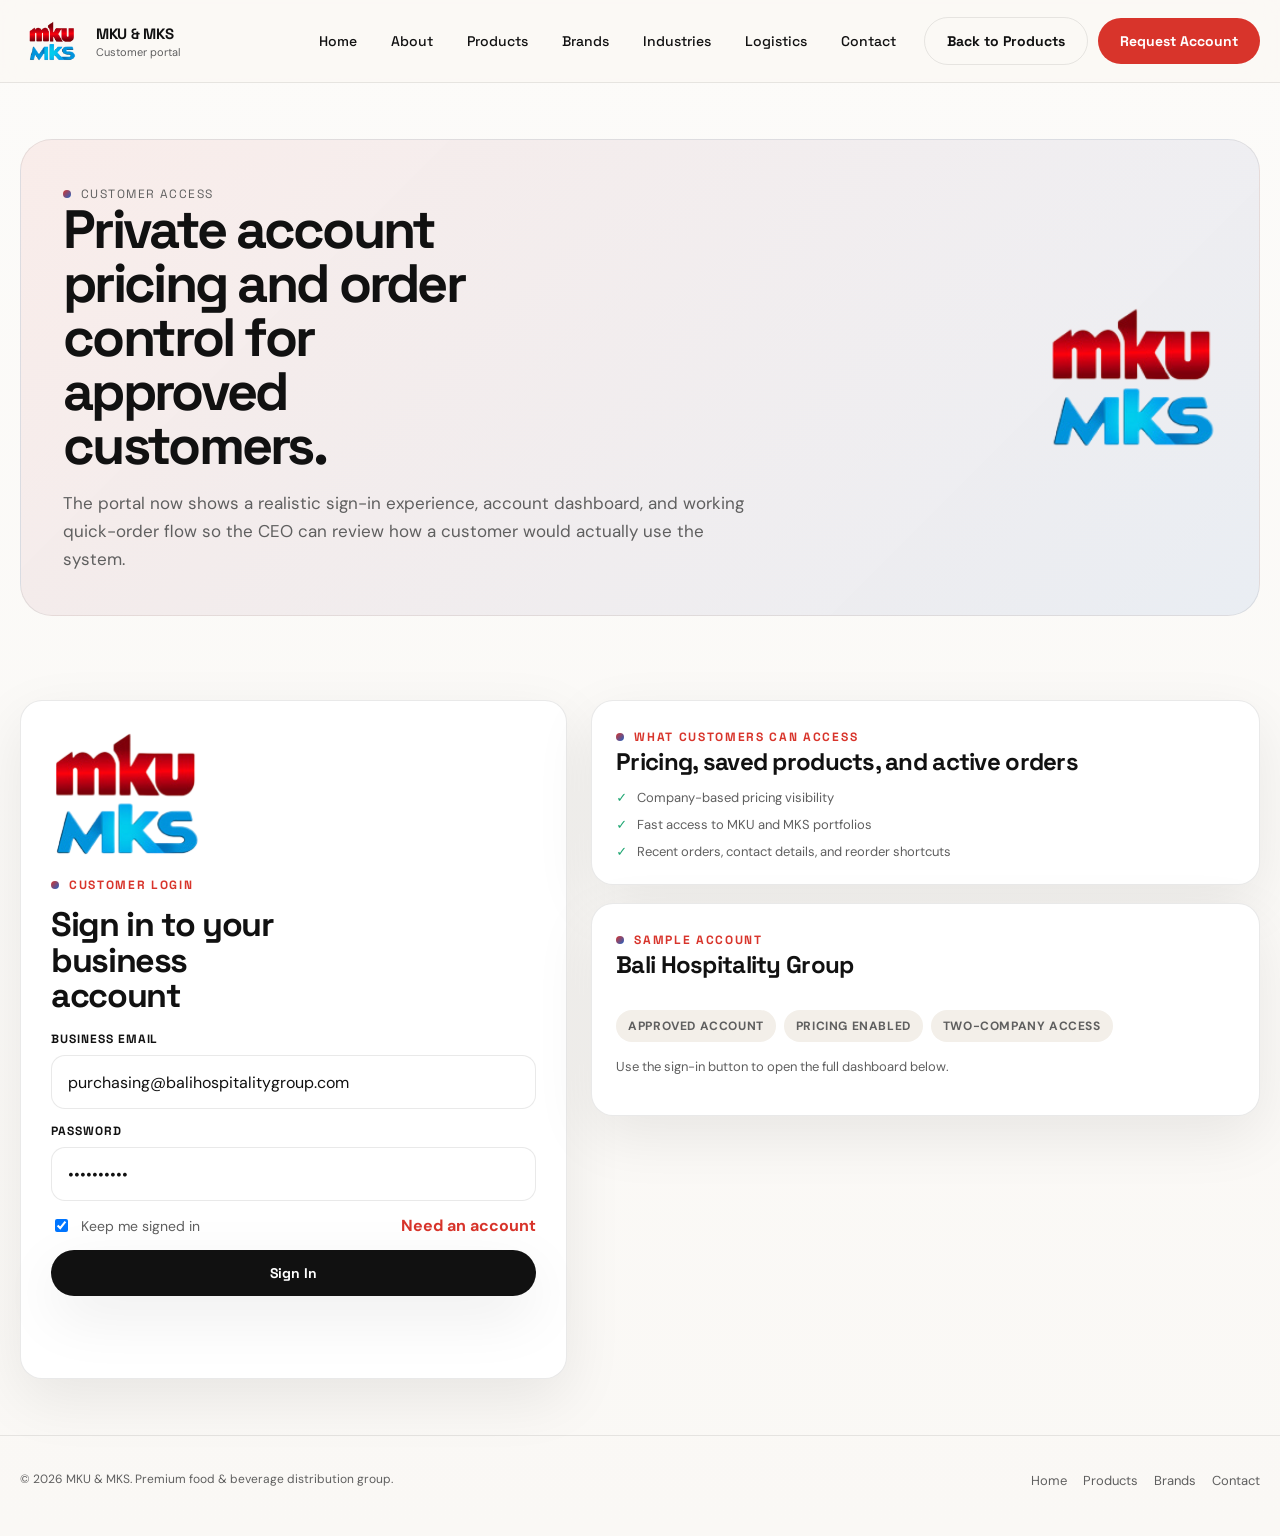
<file: login.html>
<!DOCTYPE html>
<html lang="en">
<head>
  <meta charset="UTF-8">
  <meta name="viewport" content="width=device-width, initial-scale=1.0">
  <title>Customer Login | MKU & MKS</title>
  <meta name="description" content="Customer account portal for MKU and MKS with pricing visibility, quick ordering, recent orders, and direct account support.">
  <link rel="preconnect" href="https://fonts.googleapis.com">
  <link rel="preconnect" href="https://fonts.gstatic.com" crossorigin>
  <link href="https://fonts.googleapis.com/css2?family=DM+Sans:wght@400;500;700&family=Space+Grotesk:wght@400;500;700&display=swap" rel="stylesheet">
  <link rel="stylesheet" href="assets/css/styles.css">
</head>
<body>
<header class="site-header">
  <div class="container">
    <div class="header-row">
      <a class="brand" href="index.html" aria-label="MKU and MKS home">
        <span class="brand-mark"></span>
        <span class="brand-text"><strong>MKU & MKS</strong><span>Customer portal</span></span>
      </a>
      <div class="nav-wrap">
        <nav class="site-nav">
          <a href="index.html" data-nav-link>Home</a>
          <a href="about.html" data-nav-link>About</a>
          <a href="products.html" data-nav-link>Products</a>
          <a href="brands.html" data-nav-link>Brands</a>
          <a href="industries.html" data-nav-link>Industries</a>
          <a href="logistics.html" data-nav-link>Logistics</a>
          <a href="contact.html" data-nav-link>Contact</a>
        </nav>
        <div class="header-ctas">
          <a class="btn btn-outline" href="products.html">Back to Products</a>
          <a class="btn btn-accent" href="request-account.html">Request Account</a>
        </div>
        <button class="mobile-toggle" type="button" aria-expanded="false" data-mobile-toggle>☰</button>
      </div>
    </div>
    <div class="mobile-panel" data-mobile-panel>
      <div class="mobile-links">
        <a class="btn btn-outline" href="index.html">Home</a>
        <a class="btn btn-outline" href="products.html">Products</a>
        <a class="btn btn-outline" href="brands.html">Brands</a>
        <a class="btn btn-outline" href="contact.html">Contact</a>
        <a class="btn btn-accent" href="request-account.html">Request Account</a>
      </div>
    </div>
  </div>
</header>

<main>
  <section class="page-hero">
    <div class="container">
      <div class="page-hero-shell login-hero-shell">
        <div>
          <div class="kicker-row">Customer access</div>
          <h1>Private account pricing and order control for approved customers.</h1>
          <p>The portal now shows a realistic sign-in experience, account dashboard, and working quick-order flow so the CEO can review how a customer would actually use the system.</p>
        </div>
        <img src="assets/img/logo-mku-mks.png" alt="MKU and MKS logo" class="login-hero-logo">
      </div>
    </div>
  </section>

  <section class="page-section tight" data-login-shell>
    <div class="container">
      <div class="portal-login-grid" data-auth-stage="loggedout">
        <form class="login-card auth-card" autocomplete="off">
          <img src="assets/img/logo-mku-mks.png" alt="MKU and MKS logo" class="portal-brand-lockup">
          <div class="section-head" style="margin-bottom:18px;">
            <span class="eyebrow">Customer Login</span>
            <h2 class="section-title portal-title">Sign in to your business account</h2>
          </div>
          <div class="auth-fields">
            <div class="field-full">
              <label for="login-email">Business email</label>
              <input id="login-email" type="email" value="purchasing@balihospitalitygroup.com">
            </div>
            <div class="field-full">
              <label for="login-password">Password</label>
              <input id="login-password" type="password" value="••••••••••">
            </div>
            <div class="auth-row">
              <label class="check-row"><input type="checkbox" checked> Keep me signed in</label>
              <a href="request-account.html" class="text-link">Need an account</a>
            </div>
            <button class="btn btn-primary full" type="button" data-demo-login>Sign In</button>
            <div class="form-status" data-login-status></div>
          </div>
        </form>

        <div class="stack-18">
          <article class="portal-preview-card">
            <span class="eyebrow">What customers can access</span>
            <h3>Pricing, saved products, and active orders</h3>
            <ul class="list-check">
              <li>Company-based pricing visibility</li>
              <li>Fast access to MKU and MKS portfolios</li>
              <li>Recent orders, contact details, and reorder shortcuts</li>
            </ul>
          </article>
          <article class="portal-preview-card">
            <span class="eyebrow">Sample account</span>
            <h3>Bali Hospitality Group</h3>
            <div class="feature-meta">
              <span class="meta-pill">Approved account</span>
              <span class="meta-pill">Pricing enabled</span>
              <span class="meta-pill">Two-company access</span>
            </div>
            <p class="small-copy" style="margin-top:14px;">Use the sign-in button to open the full dashboard below.</p>
          </article>
        </div>
      </div>
    </div>
  </section>

  <section class="page-section tight hidden" data-auth-stage="loggedin" id="account-dashboard">
    <div class="container stack-24">
      <div class="portal-topbar dashboard-topbar">
        <div>
          <div class="kicker-row">Signed in</div>
          <h2 class="catalog-title" style="margin-top:10px;">Welcome back, Bali Hospitality Group</h2>
          <p class="small-copy">Approved account · Assigned sales support · Private pricing enabled</p>
        </div>
        <div class="inline-tags">
          <span class="meta-pill">MKU access</span>
          <span class="meta-pill">MKS access</span>
          <span class="meta-pill">Priority account</span>
        </div>
      </div>

      <div class="dashboard-company-strip">
        <button type="button" class="account-company-card active" data-sync-price-tab="mku">
          <img src="assets/img/logo-mku.png" alt="MKU logo">
          <div>
            <strong>PT Mandala Kriya Utama</strong>
            <span>Imported dairy, protein, fries, pantry, tea, syrup, and bar categories</span>
          </div>
        </button>
        <button type="button" class="account-company-card" data-sync-price-tab="mks">
          <img src="assets/img/logo-mks.png" alt="MKS logo">
          <div>
            <strong>PT Mandala Kriya Semesta</strong>
            <span>Flour, pastry, dairy, beverage, pantry, and bakery-led replenishment supply</span>
          </div>
        </button>
      </div>

      <div class="portal-stat-grid dashboard-stat-grid">
        <article class="portal-stat"><strong>27</strong><span>Saved products</span></article>
        <article class="portal-stat"><strong>06</strong><span>Recent orders</span></article>
        <article class="portal-stat"><strong>02</strong><span>Open inquiries</span></article>
        <article class="portal-stat"><strong>1</strong><span>Assigned sales contact</span></article>
      </div>

      <div class="portal-grid dashboard-grid">
        <div class="stack-18">
          <div class="price-shell">
            <div class="price-tabs" id="price-tabs">
              <button type="button" class="active" data-company="mku">MKU pricing</button>
              <button type="button" data-company="mks">MKS pricing</button>
            </div>
            <div id="price-panel-host"></div>
            <p class="small-copy" id="pricing-note"></p>
          </div>
          <article class="portal-list-card quick-order-card">
            <h3>Place quick order</h3>
            <form class="quick-order-form" data-quick-order-form>
              <div class="form-grid compact-form-grid">
                <div class="field"><label for="portal-company">Supply company</label><select id="portal-company" data-order-company-field><option value="MKU">MKU</option><option value="MKS">MKS</option></select></div>
                <div class="field"><label for="portal-qty">Quantity</label><input id="portal-qty" data-order-qty-field value="4 cartons"></div>
                <div class="field-full"><label for="portal-product">Product</label><input id="portal-product" data-order-product-field value="Crr Rock'n Simply Crrrrips Straight Cut Fries"></div>
                <div class="field-full"><label for="portal-notes">Delivery notes</label><textarea id="portal-notes" data-order-notes-field>Replenish for weekend service. Delivery to Nusa Dua receiving bay.</textarea></div>
                <div class="field-full"><button class="btn btn-primary full" type="submit">Send to Sales Desk</button><div class="form-status" data-order-status></div></div>
              </div>
            </form>
          </article>
        </div>
        <div class="stack-18 dashboard-side">
          <article class="portal-list-card">
            <h3>Recent activity</h3>
            <ul class="list-check">
              <li>PO MKU-24018 · Pending confirmation</li>
              <li>MKS flour replenishment · Scheduled for next route</li>
              <li>Wine and syrup enquiry · Sent to commercial desk</li>
            </ul>
          </article>
          <article class="portal-list-card">
            <h3>Open orders</h3>
            <table class="open-orders-table">
              <thead><tr><th>Ref</th><th>Item</th><th>Status</th></tr></thead>
              <tbody>
                <tr><td>MKU-24018</td><td>Crr Rock'n Fries</td><td><span class="status-pill">Pending</span></td></tr>
                <tr><td>MKS-24005</td><td>Sriboga Ninja Flour</td><td><span class="status-pill ok">Scheduled</span></td></tr>
                <tr><td>MKU-23992</td><td>Pristine Cooking Cream</td><td><span class="status-pill ok">Delivered</span></td></tr>
              </tbody>
            </table>
          </article>
          <article class="portal-list-card">
            <h3>Account contact</h3>
            <p>Commercial email: <a href="mailto:order@ptmku.com">order@ptmku.com</a></p>
            <p>Phone: <a href="tel:+623614485615">+62 361 4485615</a></p>
            <p>WhatsApp: <a href="https://wa.me/6282236617866">+62 822-3661-7866</a></p>
            <div class="hero-actions" style="margin-top:18px;">
              <a class="btn btn-outline small-btn" href="contact.html">Contact Sales</a>
              <a class="btn btn-accent small-btn" href="products.html#order-desk">More Products</a>
            </div>
          </article>
        </div>
      </div>
    </div>
  </section>
</main>

<footer class="site-footer">
  <div class="container">
    <div class="footer-row">
      <p>© <span data-year></span> MKU & MKS. Premium food & beverage distribution group.</p>
      <div class="footer-links">
        <a href="index.html">Home</a>
        <a href="products.html">Products</a>
        <a href="brands.html">Brands</a>
        <a href="contact.html">Contact</a>
      </div>
    </div>
  </div>
</footer>
<script src="assets/js/site-data.js"></script>
<script src="assets/js/main.js"></script>
<script>
  document.addEventListener('DOMContentLoaded', () => {
    if (!window.MKU_DATA) return;
    const tabs = document.querySelectorAll('#price-tabs button');
    const host = document.getElementById('price-panel-host');
    const syncButtons = document.querySelectorAll('[data-sync-price-tab]');
    document.getElementById('pricing-note').textContent = window.MKU_DATA.pricingNote;

    const renderTable = (companyKey) => {
      const rows = window.MKU_DATA.portalPrices[companyKey];
      return `
        <table class="price-table">
          <thead>
            <tr>
              <th>Category</th>
              <th>Product</th>
              <th>Pack</th>
              <th>Price</th>
            </tr>
          </thead>
          <tbody>
            ${rows.map(row => `
              <tr>
                <td>${row.category}</td>
                <td>${row.product}</td>
                <td>${row.pack}</td>
                <td class="price-highlight">${row.price}</td>
              </tr>
            `).join('')}
          </tbody>
        </table>
      `;
    };

    host.innerHTML = `
      <div class="catalog-panel active" data-price-panel="mku">${renderTable('mku')}</div>
      <div class="catalog-panel" data-price-panel="mks">${renderTable('mks')}</div>
    `;

    const activateCompany = (company) => {
      tabs.forEach(tab => tab.classList.toggle('active', tab.dataset.company === company));
      document.querySelectorAll('[data-price-panel]').forEach(panel => {
        panel.classList.toggle('active', panel.dataset.pricePanel === company);
      });
      syncButtons.forEach(button => button.classList.toggle('active', button.dataset.syncPriceTab === company));
    };

    tabs.forEach(button => {
      button.addEventListener('click', () => activateCompany(button.dataset.company));
    });

    syncButtons.forEach(button => {
      button.addEventListener('click', () => activateCompany(button.dataset.syncPriceTab));
    });
  });
</script>
</body>
</html>
</file>
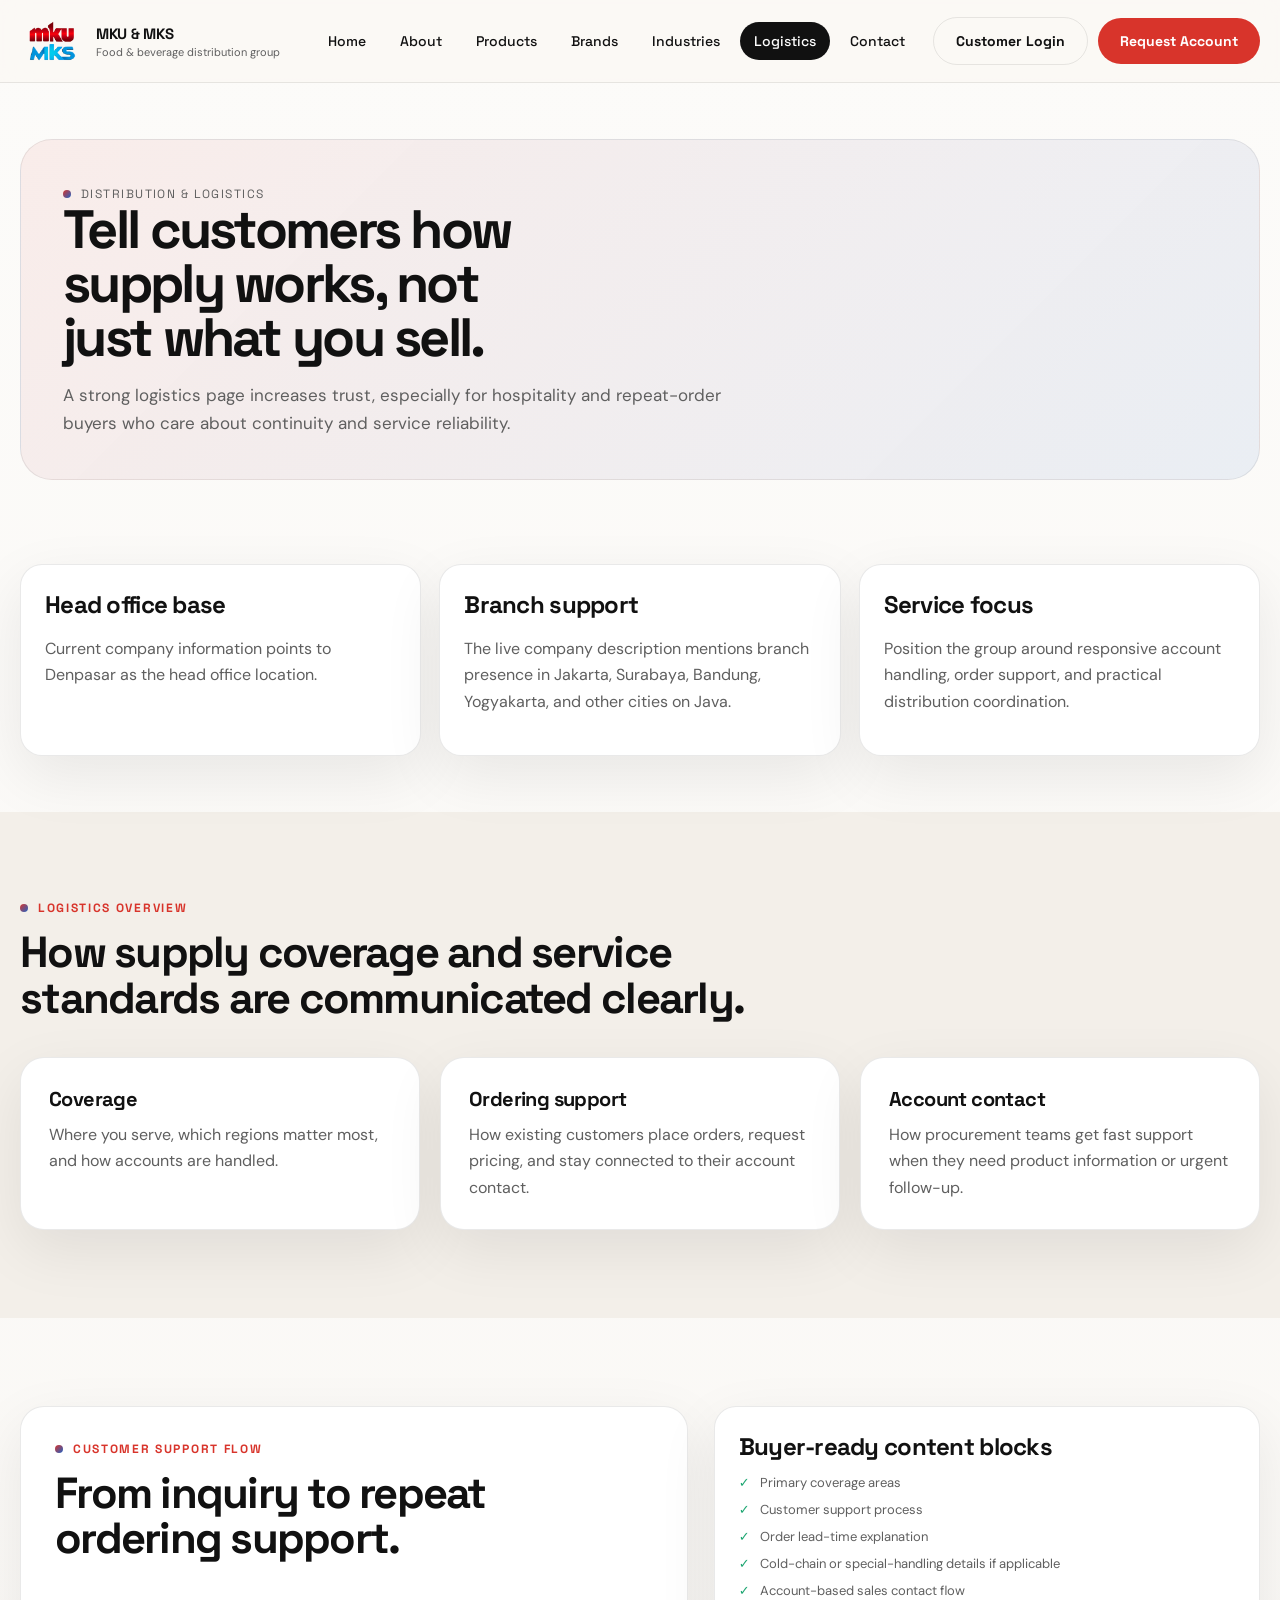
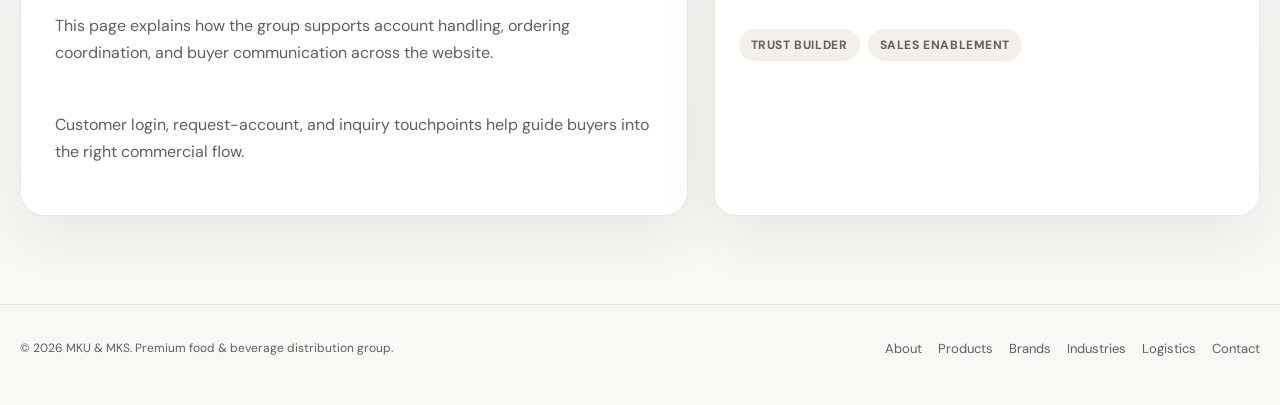
<file: logistics.html>
<!DOCTYPE html>
<html lang="en">
<head>
  <meta charset="UTF-8">
  <meta name="viewport" content="width=device-width, initial-scale=1.0">
  <title>Distribution & Logistics | MKU & MKS</title>
  <meta name="description" content="Distribution and service story for MKU and MKS, including support for hospitality and foodservice customers across Indonesia.">
  <link rel="preconnect" href="https://fonts.googleapis.com">
  <link rel="preconnect" href="https://fonts.gstatic.com" crossorigin>
  <link href="https://fonts.googleapis.com/css2?family=DM+Sans:wght@400;500;700&family=Space+Grotesk:wght@400;500;700&display=swap" rel="stylesheet">
  <link rel="stylesheet" href="assets/css/styles.css">
</head>
<body>
<header class="site-header"><div class="container"><div class="header-row"><a class="brand" href="index.html"><span class="brand-mark"></span><span class="brand-text"><strong>MKU & MKS</strong><span>Food & beverage distribution group</span></span></a><div class="nav-wrap"><nav class="site-nav"><a href="index.html" data-nav-link>Home</a><a href="about.html" data-nav-link>About</a><a href="products.html" data-nav-link>Products</a><a href="brands.html" data-nav-link>Brands</a><a href="industries.html" data-nav-link>Industries</a><a href="logistics.html" data-nav-link>Logistics</a><a href="contact.html" data-nav-link>Contact</a></nav><div class="header-ctas"><a class="btn btn-outline" href="login.html">Customer Login</a><a class="btn btn-accent" href="request-account.html">Request Account</a></div><button class="mobile-toggle" type="button" aria-expanded="false" data-mobile-toggle>☰</button></div></div><div class="mobile-panel" data-mobile-panel><div class="mobile-links"><a class="btn btn-outline" href="index.html">Home</a><a class="btn btn-outline" href="about.html">About</a><a class="btn btn-outline" href="products.html">Products</a><a class="btn btn-outline" href="brands.html">Brands</a><a class="btn btn-outline" href="industries.html">Industries</a><a class="btn btn-outline" href="logistics.html">Logistics</a><a class="btn btn-outline" href="contact.html">Contact</a><a class="btn btn-outline" href="login.html">Customer Login</a><a class="btn btn-accent" href="request-account.html">Request Account</a></div></div></div></header>
<main>
  <section class="page-hero"><div class="container"><div class="page-hero-shell"><div class="kicker-row">Distribution & logistics</div><h1>Tell customers how supply works, not just what you sell.</h1><p>A strong logistics page increases trust, especially for hospitality and repeat-order buyers who care about continuity and service reliability.</p></div></div></section>
  <section class="page-section tight"><div class="container"><div class="stat-grid">
    <article class="stat-card"><h3>Head office base</h3><p>Current company information points to Denpasar as the head office location.</p></article>
    <article class="stat-card"><h3>Branch support</h3><p>The live company description mentions branch presence in Jakarta, Surabaya, Bandung, Yogyakarta, and other cities on Java.</p></article>
    <article class="stat-card"><h3>Service focus</h3><p>Position the group around responsive account handling, order support, and practical distribution coordination.</p></article>
  </div></div></section>
  <section class="page-section alt"><div class="container"><div class="section-head"><span class="eyebrow">Logistics overview</span><h2 class="section-title">How supply coverage and service standards are communicated clearly.</h2></div><div class="grid-3">
    <article class="value-card card-pad"><h3>Coverage</h3><p>Where you serve, which regions matter most, and how accounts are handled.</p></article>
    <article class="value-card card-pad"><h3>Ordering support</h3><p>How existing customers place orders, request pricing, and stay connected to their account contact.</p></article>
    <article class="value-card card-pad"><h3>Account contact</h3><p>How procurement teams get fast support when they need product information or urgent follow-up.</p></article>
  </div></div></section>
  <section class="page-section"><div class="container"><div class="two-col"><article class="story-card"><div class="section-head"><span class="eyebrow">Customer support flow</span><h2 class="section-title">From inquiry to repeat ordering support.</h2></div><div class="story-stack"><p>This page explains how the group supports account handling, ordering coordination, and buyer communication across the website.</p><p>Customer login, request-account, and inquiry touchpoints help guide buyers into the right commercial flow.</p></div></article><div class="note-box"><h3>Buyer-ready content blocks</h3><ul class="list-check"><li>Primary coverage areas</li><li>Customer support process</li><li>Order lead-time explanation</li><li>Cold-chain or special-handling details if applicable</li><li>Account-based sales contact flow</li></ul><div class="feature-meta"><span class="meta-pill">Trust builder</span><span class="meta-pill">Sales enablement</span></div></div></div></div></section>
</main>
<footer class="site-footer"><div class="container"><div class="footer-row"><p>© <span data-year></span> MKU & MKS. Premium food & beverage distribution group.</p><div class="footer-links"><a href="about.html">About</a><a href="products.html">Products</a><a href="brands.html">Brands</a><a href="industries.html">Industries</a><a href="logistics.html">Logistics</a><a href="contact.html">Contact</a></div></div></div></footer>
<script src="assets/js/main.js"></script>
</body>
</html>
</file>
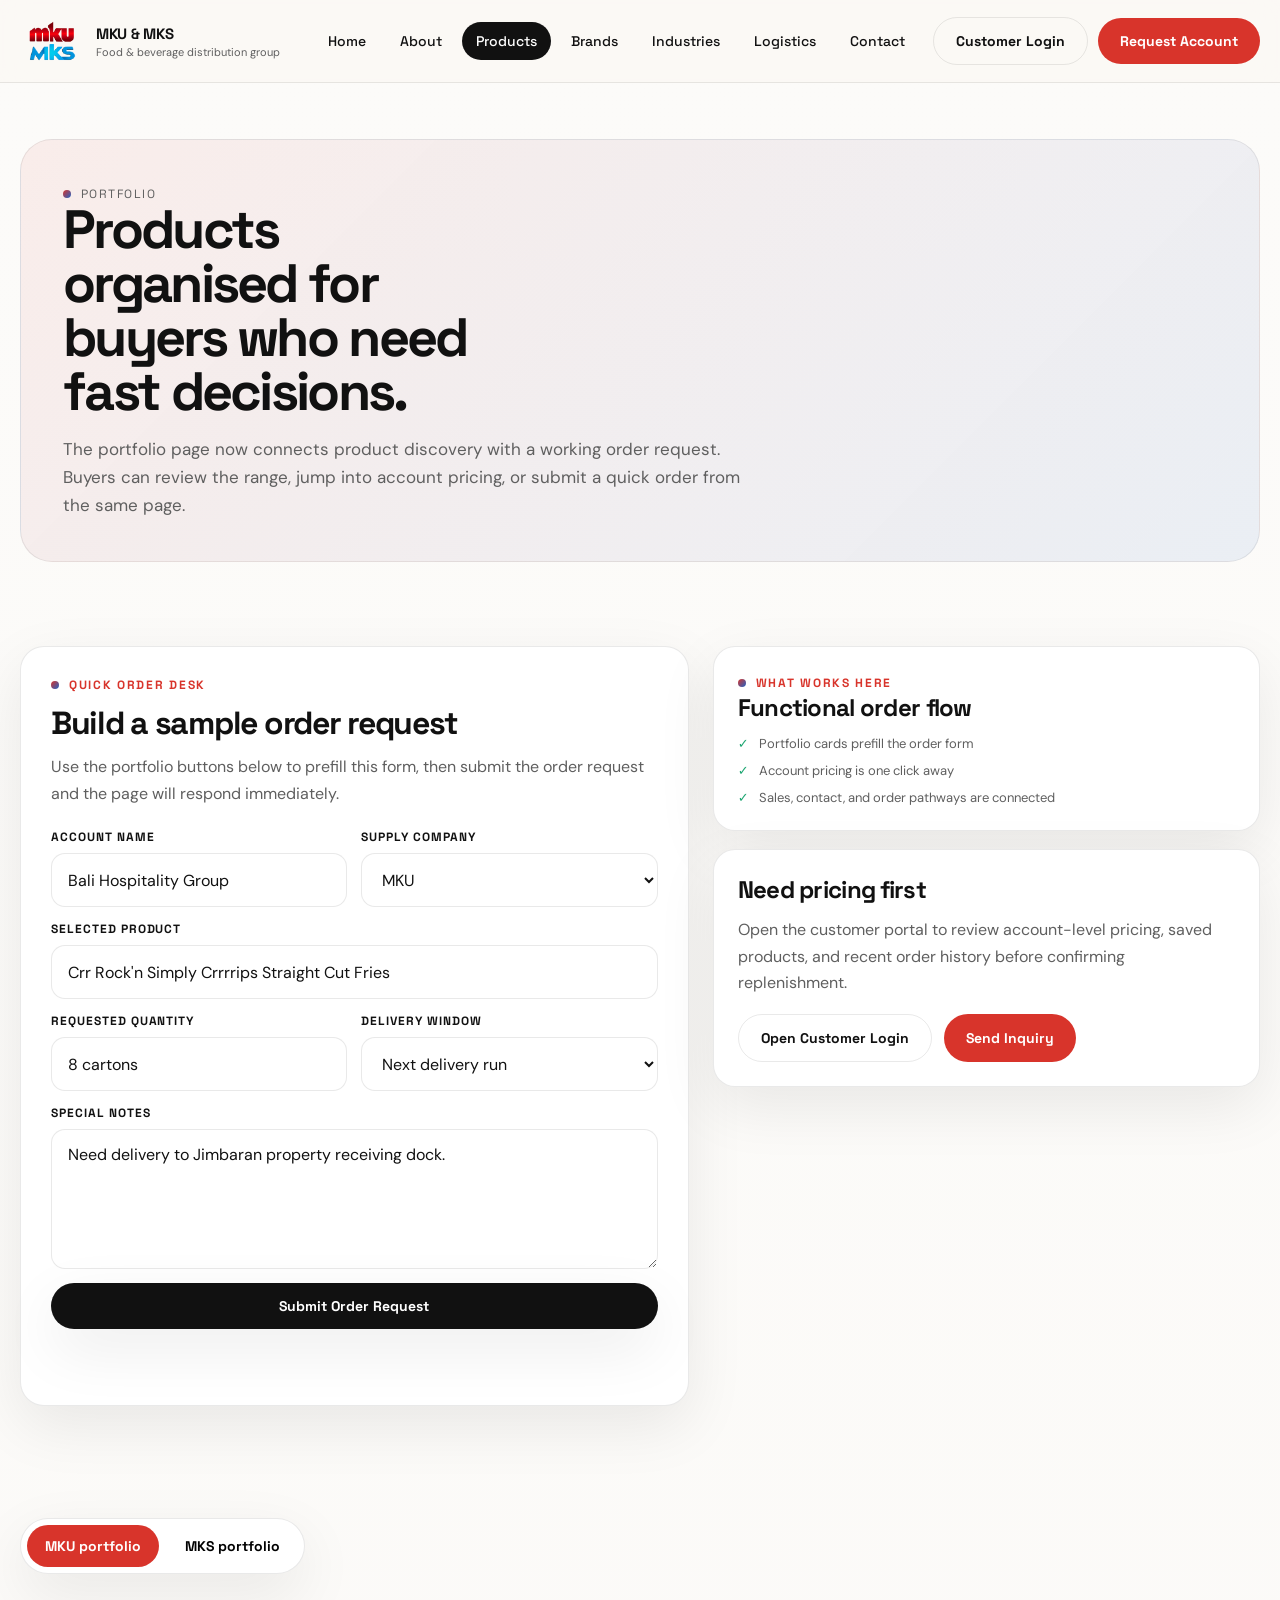
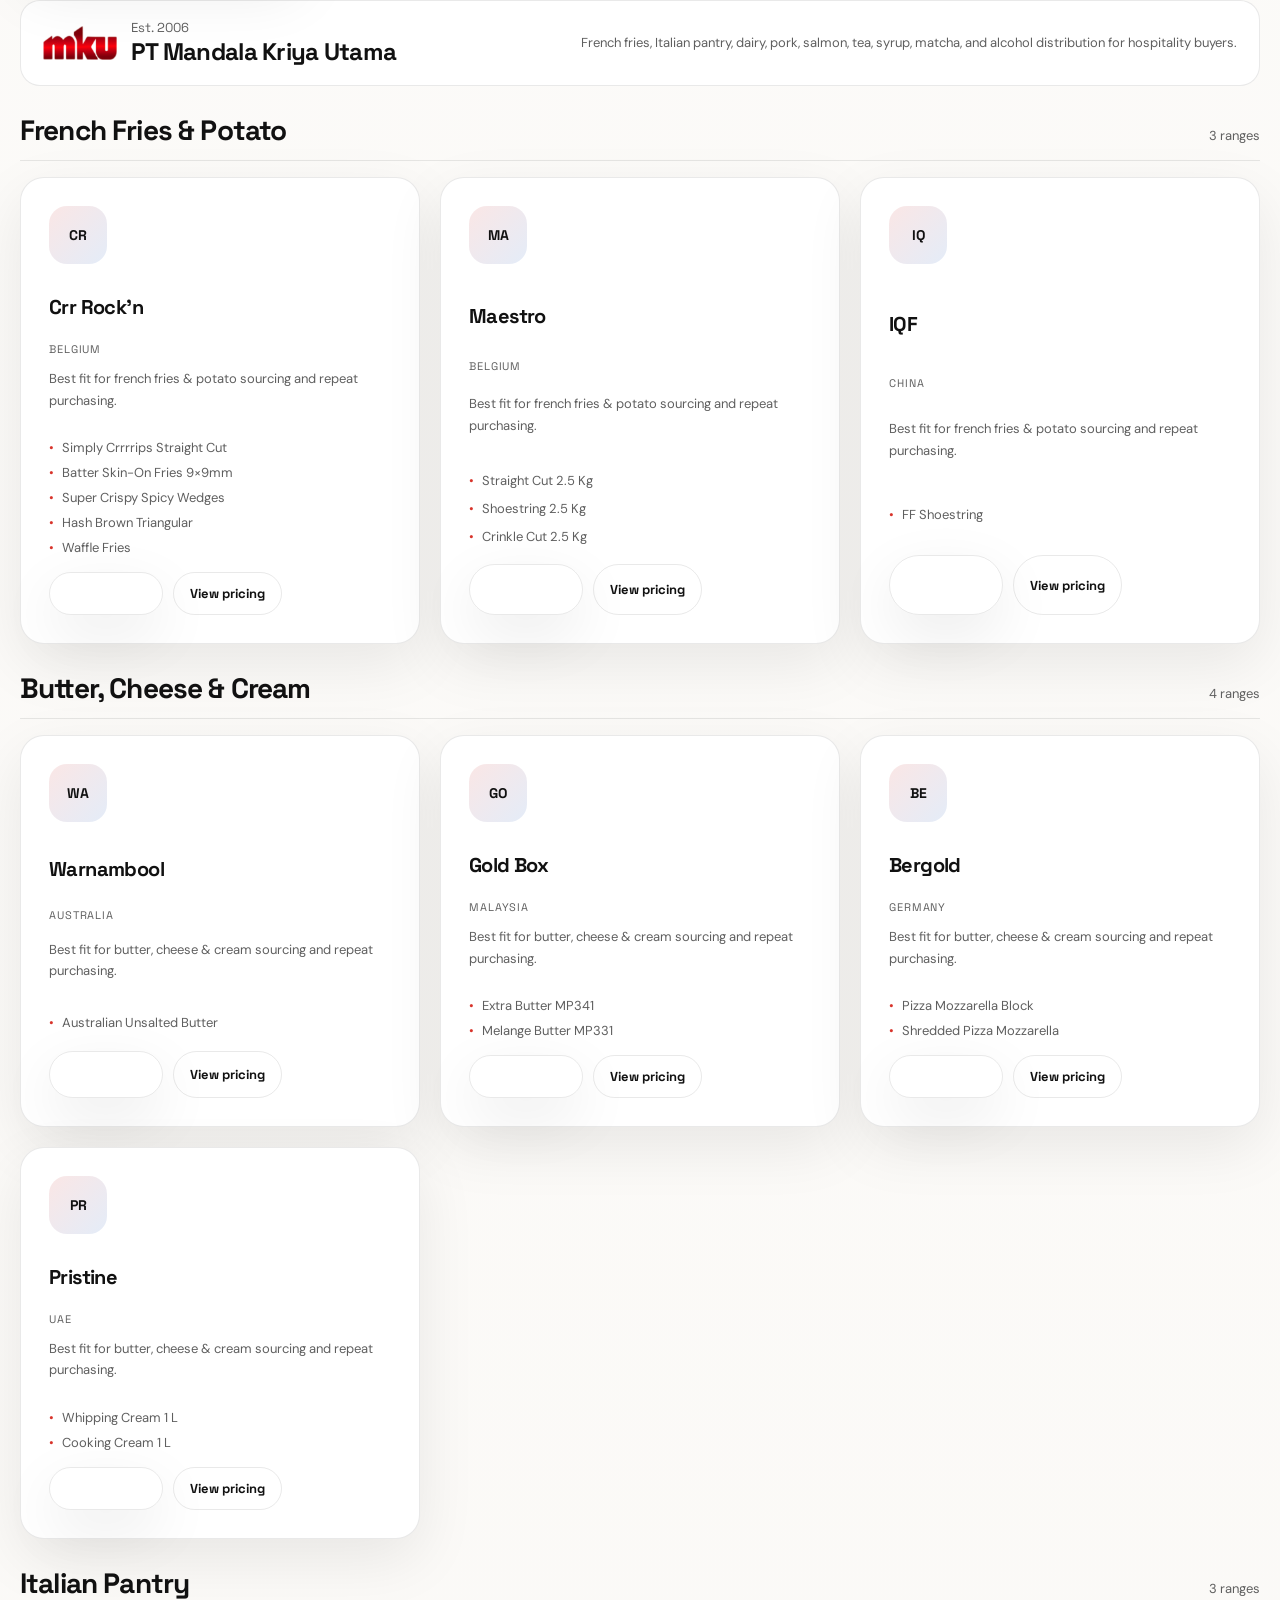
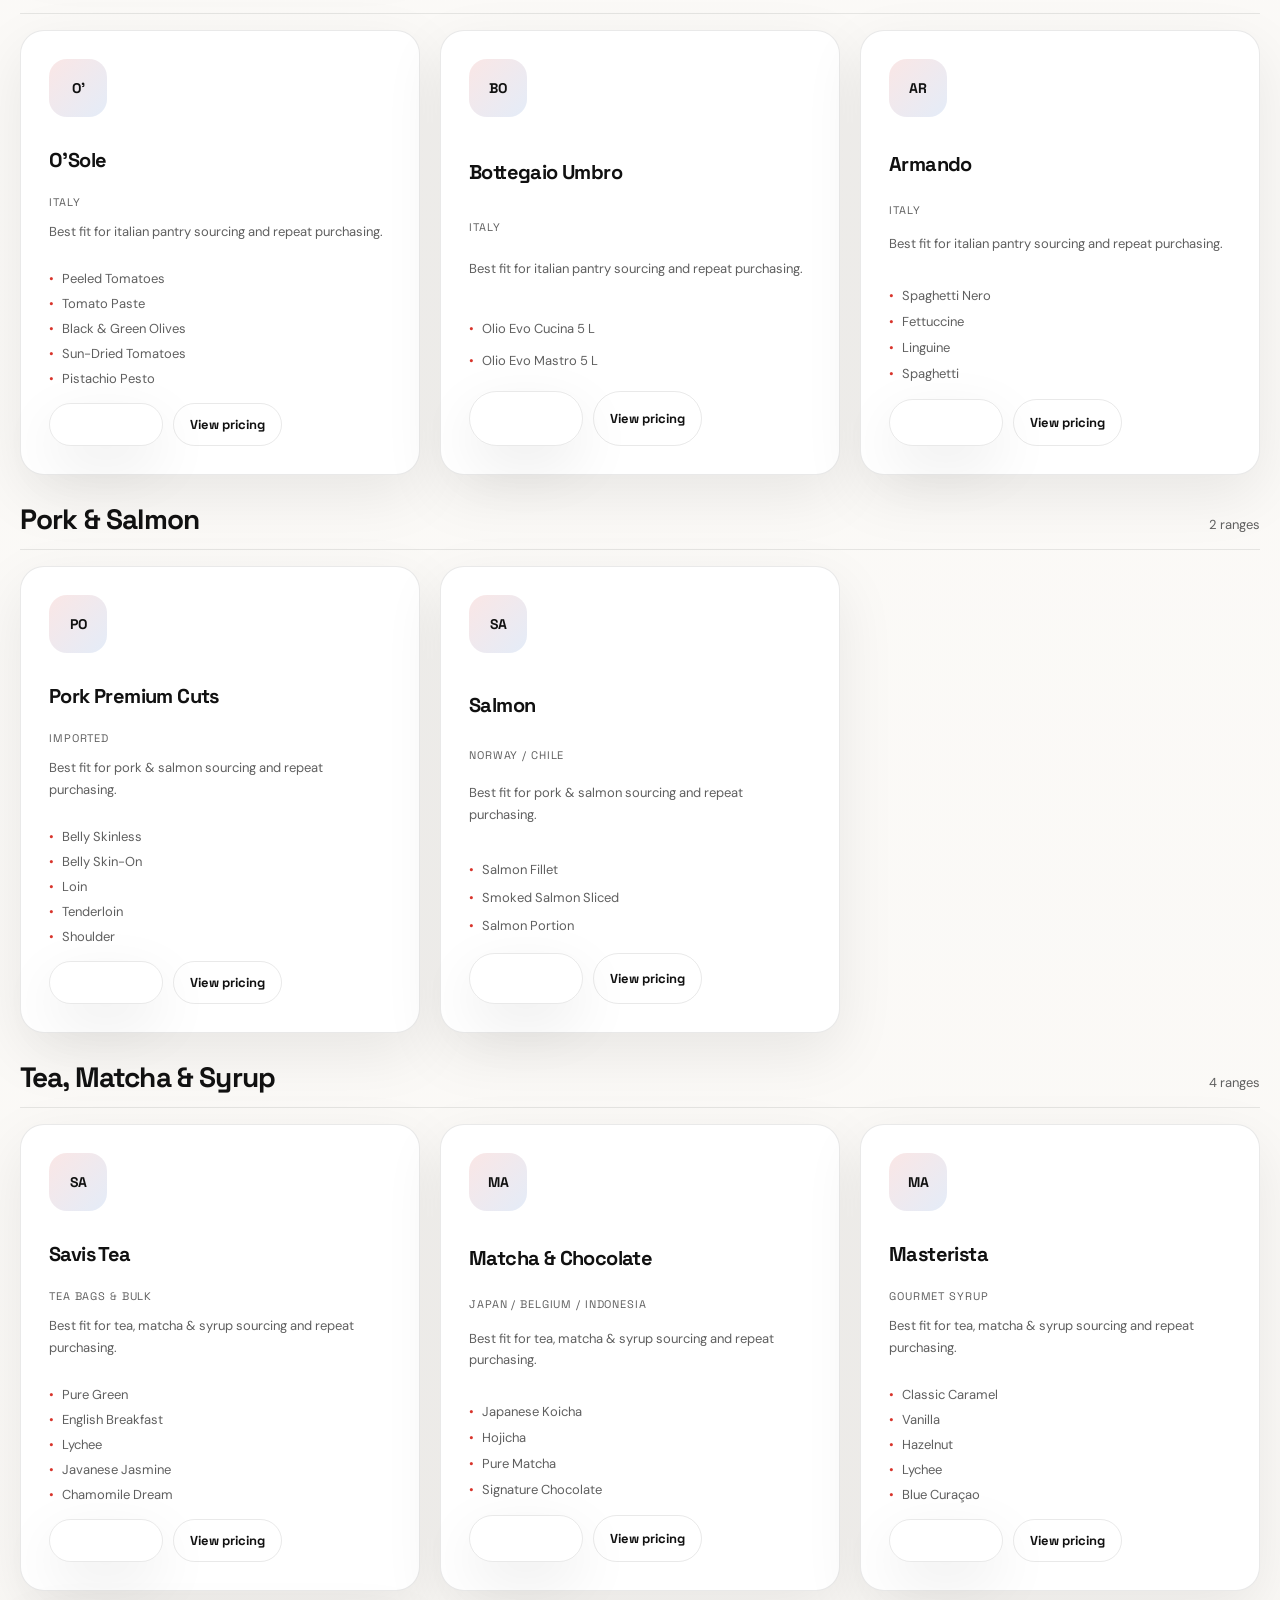
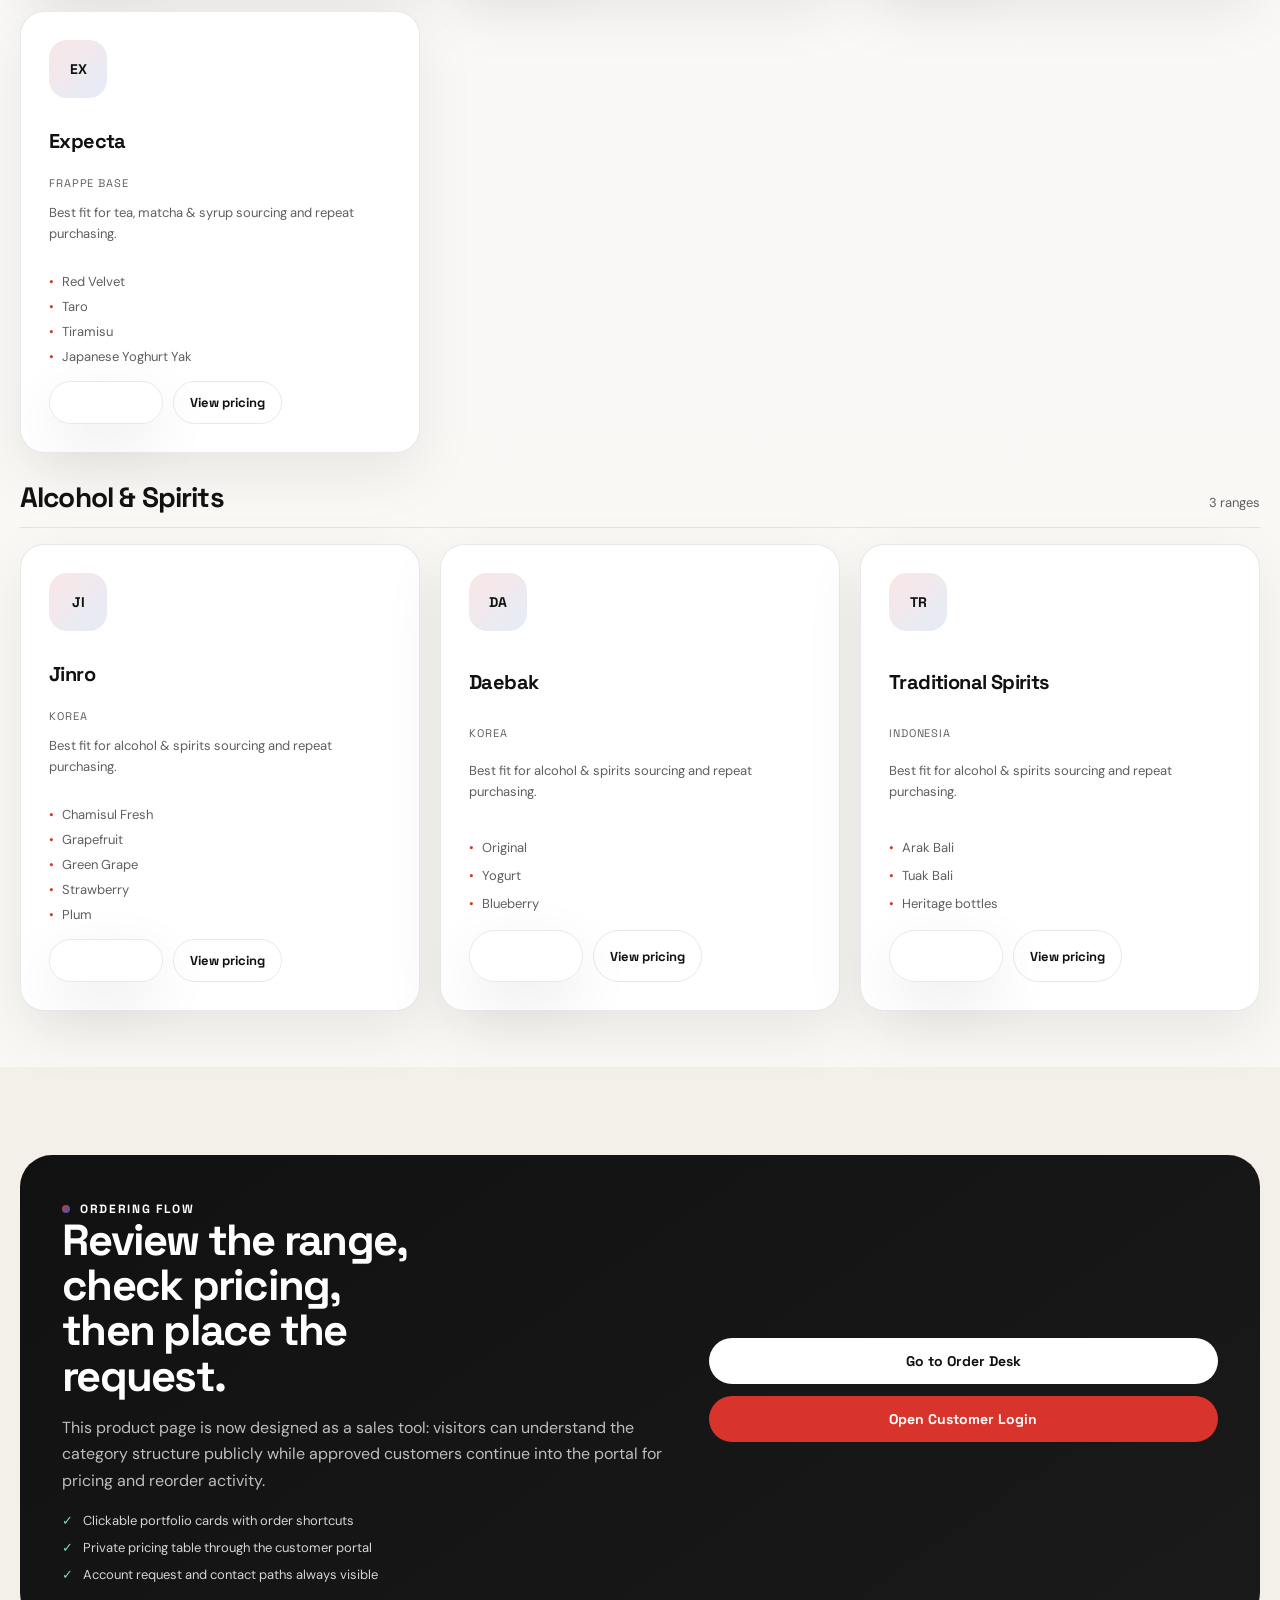
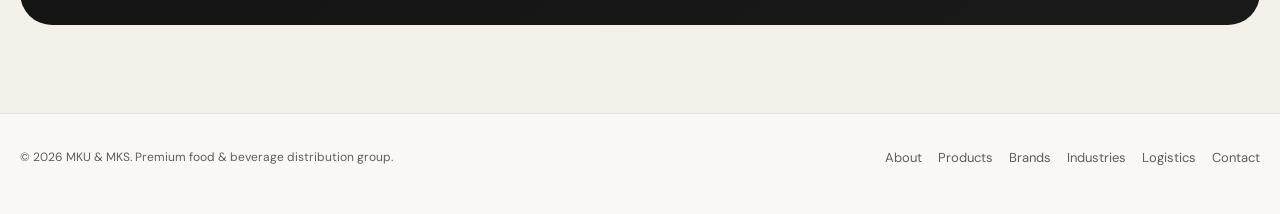
<file: products.html>
<!DOCTYPE html>
<html lang="en">
<head>
  <meta charset="UTF-8">
  <meta name="viewport" content="width=device-width, initial-scale=1.0">
  <title>Products | MKU & MKS</title>
  <meta name="description" content="Explore the MKU and MKS product portfolio, review key supplier lines, and send a working order request directly from the website.">
  <link rel="preconnect" href="https://fonts.googleapis.com">
  <link rel="preconnect" href="https://fonts.gstatic.com" crossorigin>
  <link href="https://fonts.googleapis.com/css2?family=DM+Sans:wght@400;500;700&family=Space+Grotesk:wght@400;500;700&display=swap" rel="stylesheet">
  <link rel="stylesheet" href="assets/css/styles.css">
</head>
<body>
<header class="site-header">
  <div class="container">
    <div class="header-row">
      <a class="brand" href="index.html"><span class="brand-mark"></span><span class="brand-text"><strong>MKU & MKS</strong><span>Food & beverage distribution group</span></span></a>
      <div class="nav-wrap">
        <nav class="site-nav">
          <a href="index.html" data-nav-link>Home</a>
          <a href="about.html" data-nav-link>About</a>
          <a href="products.html" data-nav-link>Products</a>
          <a href="brands.html" data-nav-link>Brands</a>
          <a href="industries.html" data-nav-link>Industries</a>
          <a href="logistics.html" data-nav-link>Logistics</a>
          <a href="contact.html" data-nav-link>Contact</a>
        </nav>
        <div class="header-ctas"><a class="btn btn-outline" href="login.html">Customer Login</a><a class="btn btn-accent" href="request-account.html">Request Account</a></div>
        <button class="mobile-toggle" type="button" aria-expanded="false" data-mobile-toggle>☰</button>
      </div>
    </div>
    <div class="mobile-panel" data-mobile-panel><div class="mobile-links"><a class="btn btn-outline" href="index.html">Home</a><a class="btn btn-outline" href="about.html">About</a><a class="btn btn-outline" href="products.html">Products</a><a class="btn btn-outline" href="brands.html">Brands</a><a class="btn btn-outline" href="industries.html">Industries</a><a class="btn btn-outline" href="logistics.html">Logistics</a><a class="btn btn-outline" href="contact.html">Contact</a><a class="btn btn-outline" href="login.html">Customer Login</a><a class="btn btn-accent" href="request-account.html">Request Account</a></div></div>
  </div>
</header>

<main>
  <section class="page-hero">
    <div class="container">
      <div class="page-hero-shell">
        <div class="kicker-row">Portfolio</div>
        <h1>Products organised for buyers who need fast decisions.</h1>
        <p>The portfolio page now connects product discovery with a working order request. Buyers can review the range, jump into account pricing, or submit a quick order from the same page.</p>
      </div>
    </div>
  </section>

  <section class="page-section tight" id="order-desk">
    <div class="container">
      <div class="quick-order-grid">
        <form class="form-card quick-order-shell" data-quick-order-form>
          <div class="section-head" style="margin-bottom:22px;">
            <span class="eyebrow">Quick order desk</span>
            <h2 class="section-title" style="font-size:32px;">Build a sample order request</h2>
            <p class="section-copy">Use the portfolio buttons below to prefill this form, then submit the order request and the page will respond immediately.</p>
          </div>
          <div class="form-grid">
            <div class="field"><label for="order-account">Account name</label><input id="order-account" value="Bali Hospitality Group" required></div>
            <div class="field"><label for="order-company">Supply company</label><select id="order-company" data-order-company-field><option value="MKU">MKU</option><option value="MKS">MKS</option></select></div>
            <div class="field-full"><label for="order-product">Selected product</label><input id="order-product" data-order-product-field value="Crr Rock'n Simply Crrrrips Straight Cut Fries" required></div>
            <div class="field"><label for="order-qty">Requested quantity</label><input id="order-qty" data-order-qty-field value="8 cartons" required></div>
            <div class="field"><label for="order-delivery">Delivery window</label><select id="order-delivery"><option>Next delivery run</option><option>Within 24 hours</option><option>Within 48 hours</option><option>Schedule for next week</option></select></div>
            <div class="field-full"><label for="order-notes">Special notes</label><textarea id="order-notes" data-order-notes-field>Need delivery to Jimbaran property receiving dock.</textarea></div>
            <div class="field-full"><button class="btn btn-primary full" type="submit">Submit Order Request</button><div class="form-status" data-order-status></div></div>
          </div>
        </form>
        <div class="stack-18">
          <article class="note-box">
            <span class="eyebrow">What works here</span>
            <h3>Functional order flow</h3>
            <ul class="list-check">
              <li>Portfolio cards prefill the order form</li>
              <li>Account pricing is one click away</li>
              <li>Sales, contact, and order pathways are connected</li>
            </ul>
          </article>
          <article class="portal-list-card">
            <h3>Need pricing first</h3>
            <p>Open the customer portal to review account-level pricing, saved products, and recent order history before confirming replenishment.</p>
            <div class="hero-actions" style="margin-top:18px;">
              <a class="btn btn-outline" href="login.html">Open Customer Login</a>
              <a class="btn btn-accent" href="contact.html">Send Inquiry</a>
            </div>
          </article>
        </div>
      </div>
    </div>
  </section>

  <section class="page-section tight">
    <div class="container">
      <div class="catalog-tabs" id="catalog-tabs">
        <button type="button" class="active" data-company="mku">MKU portfolio</button>
        <button type="button" data-company="mks">MKS portfolio</button>
      </div>
      <div id="catalog-panels"></div>
    </div>
  </section>

  <section class="page-section alt">
    <div class="container">
      <div class="portal-panel">
        <div>
          <span class="eyebrow" style="color:#fff;">Ordering flow</span>
          <h2 class="section-title" style="color:#fff;max-width:13ch;">Review the range, check pricing, then place the request.</h2>
          <p>This product page is now designed as a sales tool: visitors can understand the category structure publicly while approved customers continue into the portal for pricing and reorder activity.</p>
          <ul class="portal-list">
            <li>Clickable portfolio cards with order shortcuts</li>
            <li>Private pricing table through the customer portal</li>
            <li>Account request and contact paths always visible</li>
          </ul>
        </div>
        <div class="portal-actions">
          <a class="btn btn-light" href="#order-desk">Go to Order Desk</a>
          <a class="btn btn-accent" href="login.html">Open Customer Login</a>
        </div>
      </div>
    </div>
  </section>
</main>

<footer class="site-footer"><div class="container"><div class="footer-row"><p>© <span data-year></span> MKU & MKS. Premium food & beverage distribution group.</p><div class="footer-links"><a href="about.html">About</a><a href="products.html">Products</a><a href="brands.html">Brands</a><a href="industries.html">Industries</a><a href="logistics.html">Logistics</a><a href="contact.html">Contact</a></div></div></div></footer>

<script src="assets/js/site-data.js"></script>
<script src="assets/js/main.js"></script>
<script>
  document.addEventListener('DOMContentLoaded', () => {
    if (!window.MKU_DATA) return;
    const tabs = document.querySelectorAll('#catalog-tabs button');
    const panels = document.getElementById('catalog-panels');
    const logoMap = window.MKU_DATA.brandAssets || {};

    const renderLogo = (brand) => {
      const logo = logoMap[brand.t];
      if (logo) {
        return `<div class="brand-logo brand-logo--image"><img src="${logo}" alt="${brand.t} logo"></div>`;
      }
      return `<div class="brand-logo">${brand.t.slice(0,2).toUpperCase()}</div>`;
    };

    const renderPanel = (companyKey) => {
      const company = window.MKU_DATA.companies.find(item => item.key === companyKey);
      const data = window.MKU_DATA.catalog[companyKey];
      return `
        <section class="catalog-panel ${companyKey === 'mku' ? 'active' : ''}" data-company-panel="${companyKey}">
          <div class="catalog-head">
            <div class="left">
              <img src="${company.logo}" alt="${company.short} logo" class="catalog-logo">
              <div>
                <div class="catalog-kicker">${company.est}</div>
                <h2 class="catalog-title">${company.name}</h2>
              </div>
            </div>
            <p class="small-copy">${data.intro}</p>
          </div>
          ${data.categories.map(category => `
            <div class="catalog-cat">
              <div class="catalog-cat-head">
                <h3>${category.t}</h3>
                <span class="small-copy">${category.brands.length} ranges</span>
              </div>
              <div class="brand-grid">
                ${category.brands.map(brand => {
                  const featuredItem = brand.items[0];
                  return `
                    <article class="brand-card order-card">
                      ${renderLogo(brand)}
                      <h3>${brand.t}</h3>
                      <div class="brand-origin">${brand.origin}</div>
                      <p class="small-copy">Best fit for ${category.t.toLowerCase()} sourcing and repeat purchasing.</p>
                      <ul>
                        ${brand.items.slice(0, 5).map(item => `<li>${item}</li>`).join('')}
                      </ul>
                      <div class="order-card-actions">
                        <button type="button" class="btn btn-primary small-btn" data-order-item data-order-company="${company.short}" data-order-product="${featuredItem}">Add top item</button>
                        <a class="btn btn-outline small-btn" href="login.html">View pricing</a>
                      </div>
                    </article>
                  `;
                }).join('')}
              </div>
            </div>
          `).join('')}
        </section>
      `;
    };

    panels.innerHTML = renderPanel('mku') + renderPanel('mks');

    tabs.forEach(button => {
      button.addEventListener('click', () => {
        const company = button.dataset.company;
        tabs.forEach(tab => tab.classList.toggle('active', tab === button));
        document.querySelectorAll('[data-company-panel]').forEach(panel => {
          panel.classList.toggle('active', panel.dataset.companyPanel === company);
        });
      });
    });
  });
</script>
</body>
</html>
</file>
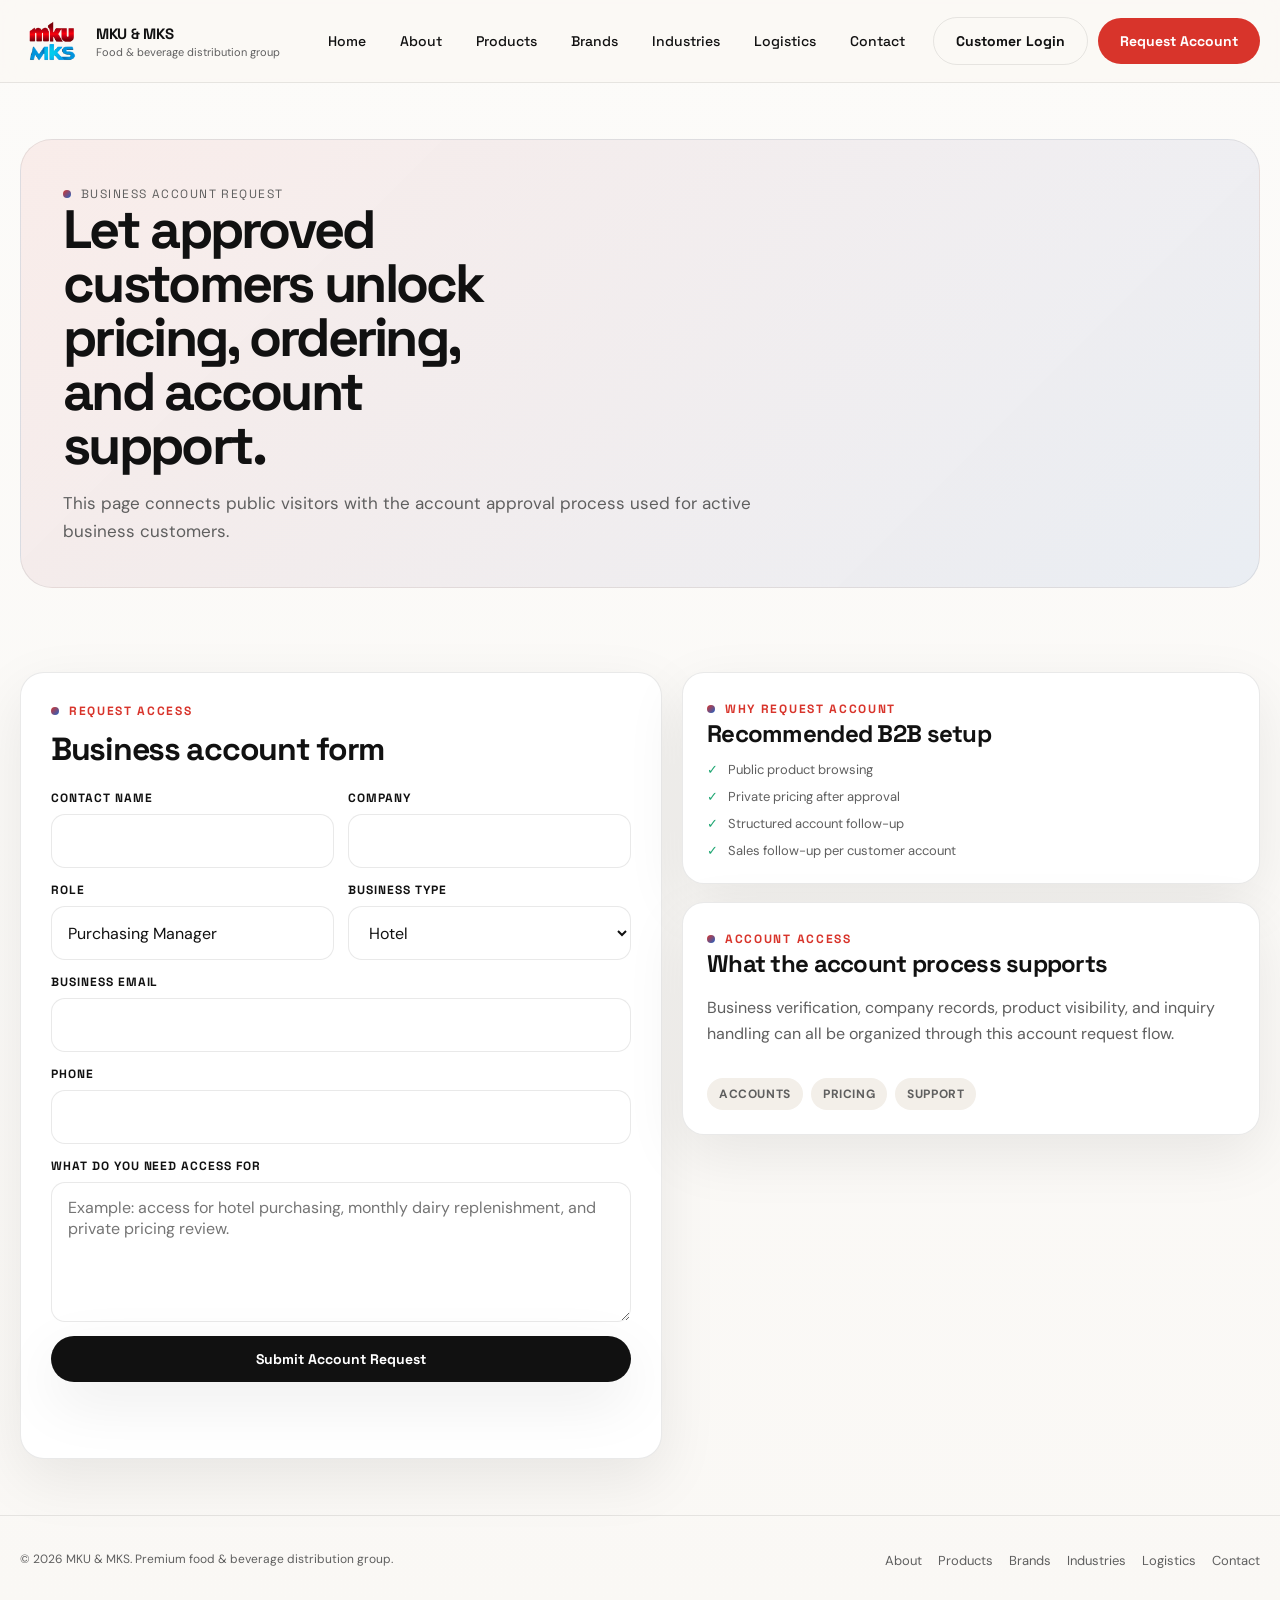
<file: request-account.html>
<!DOCTYPE html>
<html lang="en">
<head>
  <meta charset="UTF-8">
  <meta name="viewport" content="width=device-width, initial-scale=1.0">
  <title>Request Account | MKU & MKS</title>
  <meta name="description" content="Request a business account for pricing visibility, order access, and structured buyer support with MKU and MKS.">
  <link rel="preconnect" href="https://fonts.googleapis.com">
  <link rel="preconnect" href="https://fonts.gstatic.com" crossorigin>
  <link href="https://fonts.googleapis.com/css2?family=DM+Sans:wght@400;500;700&family=Space+Grotesk:wght@400;500;700&display=swap" rel="stylesheet">
  <link rel="stylesheet" href="assets/css/styles.css">
</head>
<body>
<header class="site-header"><div class="container"><div class="header-row"><a class="brand" href="index.html"><span class="brand-mark"></span><span class="brand-text"><strong>MKU & MKS</strong><span>Food & beverage distribution group</span></span></a><div class="nav-wrap"><nav class="site-nav"><a href="index.html" data-nav-link>Home</a><a href="about.html" data-nav-link>About</a><a href="products.html" data-nav-link>Products</a><a href="brands.html" data-nav-link>Brands</a><a href="industries.html" data-nav-link>Industries</a><a href="logistics.html" data-nav-link>Logistics</a><a href="contact.html" data-nav-link>Contact</a></nav><div class="header-ctas"><a class="btn btn-outline" href="login.html">Customer Login</a><a class="btn btn-accent" href="request-account.html">Request Account</a></div><button class="mobile-toggle" type="button" aria-expanded="false" data-mobile-toggle>☰</button></div></div><div class="mobile-panel" data-mobile-panel><div class="mobile-links"><a class="btn btn-outline" href="index.html">Home</a><a class="btn btn-outline" href="about.html">About</a><a class="btn btn-outline" href="products.html">Products</a><a class="btn btn-outline" href="brands.html">Brands</a><a class="btn btn-outline" href="industries.html">Industries</a><a class="btn btn-outline" href="logistics.html">Logistics</a><a class="btn btn-outline" href="contact.html">Contact</a><a class="btn btn-outline" href="login.html">Customer Login</a><a class="btn btn-accent" href="request-account.html">Request Account</a></div></div></div></header>
<main>
  <section class="page-hero"><div class="container"><div class="page-hero-shell"><div class="kicker-row">Business account request</div><h1>Let approved customers unlock pricing, ordering, and account support.</h1><p>This page connects public visitors with the account approval process used for active business customers.</p></div></div></section>
  <section class="page-section tight"><div class="container"><div class="contact-grid">
    <form class="form-card" data-demo-form>
      <div class="section-head" style="margin-bottom:24px;"><span class="eyebrow">Request access</span><h2 class="section-title" style="font-size:32px;">Business account form</h2></div>
      <div class="form-grid">
        <div class="field"><label for="req-name">Contact name</label><input id="req-name" required></div>
        <div class="field"><label for="req-company">Company</label><input id="req-company" required></div>
        <div class="field"><label for="req-role">Role</label><input id="req-role" value="Purchasing Manager"></div>
        <div class="field"><label for="req-type">Business type</label><select id="req-type"><option>Hotel</option><option>Restaurant</option><option>Café</option><option>Catering</option><option>Bakery</option><option>Retail</option></select></div>
        <div class="field-full"><label for="req-email">Business email</label><input id="req-email" type="email" required></div>
        <div class="field-full"><label for="req-phone">Phone</label><input id="req-phone"></div>
        <div class="field-full"><label for="req-message">What do you need access for</label><textarea id="req-message" placeholder="Example: access for hotel purchasing, monthly dairy replenishment, and private pricing review."></textarea></div>
        <div class="field-full"><button class="btn btn-primary full" type="submit">Submit Account Request</button><div class="form-status" data-form-status></div></div>
      </div>
    </form>
    <div class="stack-18">
      <article class="note-box"><span class="eyebrow">Why request account</span><h3>Recommended B2B setup</h3><ul class="list-check"><li>Public product browsing</li><li>Private pricing after approval</li><li>Structured account follow-up</li><li>Sales follow-up per customer account</li></ul></article>
      <article class="note-box"><span class="eyebrow">Account access</span><h3>What the account process supports</h3><p>Business verification, company records, product visibility, and inquiry handling can all be organized through this account request flow.</p><div class="feature-meta"><span class="meta-pill">Accounts</span><span class="meta-pill">Pricing</span><span class="meta-pill">Support</span></div></article>
    </div>
  </div></div></section>
</main>
<footer class="site-footer"><div class="container"><div class="footer-row"><p>© <span data-year></span> MKU & MKS. Premium food & beverage distribution group.</p><div class="footer-links"><a href="about.html">About</a><a href="products.html">Products</a><a href="brands.html">Brands</a><a href="industries.html">Industries</a><a href="logistics.html">Logistics</a><a href="contact.html">Contact</a></div></div></div></footer>
<script src="assets/js/main.js"></script>
</body>
</html>
</file>
<file: assets/css/styles.css>
:root {
  --mku: #d8342b;
  --mks: #1e63c6;
  --accent: #111111;
  --bg: #faf8f5;
  --surface: #ffffff;
  --surface-2: #f3efe9;
  --ink: #111111;
  --ink-soft: #5f5f5f;
  --line: rgba(17, 17, 17, 0.09);
  --success: #1ea672;
  --shadow: 0 20px 60px rgba(17, 17, 17, 0.08);
  --radius-xl: 32px;
  --radius-lg: 24px;
  --radius-md: 18px;
  --radius-sm: 14px;
  --sans: 'Space Grotesk', system-ui, sans-serif;
  --body: 'DM Sans', system-ui, sans-serif;
  --container: 1280px;
}

* { box-sizing: border-box; }
html { scroll-behavior: smooth; }
body {
  margin: 0;
  font-family: var(--body);
  color: var(--ink);
  background: linear-gradient(180deg, #fcfbf9 0%, #faf8f5 100%);
  -webkit-font-smoothing: antialiased;
  text-rendering: optimizeLegibility;
}
img { max-width: 100%; display: block; }
a { color: inherit; text-decoration: none; }
p { line-height: 1.65; color: var(--ink-soft); }
ul { margin: 0; padding: 0; list-style: none; }
input, select, textarea, button { font: inherit; }
button { cursor: pointer; }

.container {
  width: min(calc(100% - 40px), var(--container));
  margin: 0 auto;
}
.page-section { padding: 88px 0; }
.page-section.tight { padding-top: 56px; padding-bottom: 56px; }
.page-section.alt { background: var(--surface-2); }
.section-head {
  display: flex;
  flex-direction: column;
  gap: 14px;
  margin-bottom: 36px;
  max-width: 760px;
}
.eyebrow {
  display: inline-flex;
  align-items: center;
  gap: 10px;
  font-family: var(--sans);
  font-size: 12px;
  letter-spacing: 0.14em;
  text-transform: uppercase;
  color: var(--mku);
  font-weight: 700;
}
.eyebrow::before {
  content: '';
  width: 8px;
  height: 8px;
  border-radius: 999px;
  background: linear-gradient(135deg, var(--mku), var(--mks));
}
.section-title {
  margin: 0;
  font-family: var(--sans);
  font-size: clamp(32px, 4vw, 54px);
  line-height: 1.02;
  letter-spacing: -0.04em;
}
.section-copy {
  margin: 0;
  max-width: 60ch;
  font-size: 18px;
}

.site-header {
  position: sticky;
  top: 0;
  z-index: 100;
  backdrop-filter: blur(14px);
  background: rgba(250, 248, 245, 0.82);
  border-bottom: 1px solid var(--line);
}
.header-row {
  display: flex;
  align-items: center;
  justify-content: space-between;
  gap: 24px;
  min-height: 82px;
}
.brand {
  display: inline-flex;
  align-items: center;
  gap: 12px;
}
.brand-mark {
  width: 14px;
  height: 14px;
  border-radius: 999px;
  background: linear-gradient(135deg, var(--mku) 50%, var(--mks) 50%);
  box-shadow: 0 0 0 5px rgba(216, 52, 43, 0.08);
}
.brand-text {
  display: flex;
  flex-direction: column;
  gap: 2px;
}
.brand-text strong {
  font-family: var(--sans);
  font-size: 16px;
  letter-spacing: -0.02em;
}
.brand-text span {
  font-size: 12px;
  color: var(--ink-soft);
}
.nav-wrap {
  display: flex;
  align-items: center;
  gap: 14px;
}
.site-nav {
  display: flex;
  align-items: center;
  gap: 6px;
}
.site-nav a {
  padding: 10px 14px;
  border-radius: 999px;
  font-family: var(--sans);
  font-weight: 500;
  font-size: 14px;
  color: var(--ink);
}
.site-nav a:hover,
.site-nav a.active {
  background: var(--ink);
  color: white;
}
.header-ctas {
  display: flex;
  gap: 10px;
  align-items: center;
}
.mobile-toggle {
  display: none;
  border: 1px solid var(--line);
  background: var(--surface);
  width: 46px;
  height: 46px;
  border-radius: 14px;
}
.mobile-panel {
  display: none;
  padding: 0 0 18px;
}
.mobile-panel.open { display: block; }
.mobile-panel .mobile-links {
  display: grid;
  gap: 10px;
  padding-top: 14px;
}
.mobile-panel .mobile-links a,
.mobile-panel .mobile-links button,
.mobile-panel .mobile-links .btn {
  width: 100%;
  justify-content: center;
}

.btn {
  display: inline-flex;
  align-items: center;
  justify-content: center;
  gap: 10px;
  border: 0;
  border-radius: 999px;
  padding: 14px 22px;
  font-family: var(--sans);
  font-size: 14px;
  font-weight: 700;
  transition: transform 0.18s ease, box-shadow 0.18s ease, background 0.18s ease;
}
.btn:hover { transform: translateY(-1px); }
.btn-primary {
  background: var(--ink);
  color: white;
  box-shadow: var(--shadow);
}
.btn-accent {
  background: var(--mku);
  color: white;
}
.btn-outline {
  background: transparent;
  color: var(--ink);
  border: 1px solid var(--line);
}
.btn-light {
  background: white;
  color: var(--ink);
}
.btn.full { width: 100%; }

.hero {
  padding: 72px 0 54px;
}
.hero-grid {
  display: grid;
  grid-template-columns: minmax(0, 1.15fr) minmax(320px, 0.85fr);
  gap: 28px;
  align-items: stretch;
}
.hero-copy {
  padding: 24px 0;
}
.hero-kicker {
  display: inline-flex;
  align-items: center;
  gap: 12px;
  padding: 10px 14px;
  border-radius: 999px;
  border: 1px solid var(--line);
  font-family: var(--sans);
  font-weight: 700;
  font-size: 12px;
  letter-spacing: 0.14em;
  text-transform: uppercase;
  color: var(--ink-soft);
}
.hero-kicker .pulse {
  width: 8px;
  height: 8px;
  border-radius: 50%;
  background: var(--success);
  box-shadow: 0 0 0 6px rgba(30, 166, 114, 0.13);
}
.hero h1 {
  margin: 26px 0 20px;
  font-family: var(--sans);
  font-size: clamp(42px, 7vw, 84px);
  line-height: 0.96;
  letter-spacing: -0.06em;
  max-width: 12ch;
}
.hero h1 .text-mku { color: var(--mku); }
.hero h1 .text-mks { color: var(--mks); }
.hero p {
  margin: 0;
  font-size: 20px;
  max-width: 56ch;
}
.hero-actions {
  display: flex;
  flex-wrap: wrap;
  gap: 12px;
  margin-top: 28px;
}
.hero-side {
  display: grid;
  gap: 18px;
}
.glass-card,
.surface-card {
  border-radius: var(--radius-xl);
  background: rgba(255,255,255,0.82);
  border: 1px solid rgba(17,17,17,0.08);
  box-shadow: var(--shadow);
}
.hero-spotlight {
  padding: 30px;
  min-height: 100%;
  display: flex;
  flex-direction: column;
  justify-content: space-between;
  gap: 22px;
}
.badge-stack {
  display: grid;
  gap: 12px;
}
.badge-card {
  display: flex;
  align-items: center;
  justify-content: space-between;
  gap: 16px;
  padding: 14px 16px;
  border-radius: 18px;
  background: var(--surface);
  border: 1px solid var(--line);
}
.badge-card .left {
  display: flex;
  align-items: center;
  gap: 12px;
}
.chip {
  display: inline-flex;
  align-items: center;
  justify-content: center;
  min-width: 58px;
  height: 34px;
  border-radius: 10px;
  color: white;
  font-family: var(--sans);
  font-size: 12px;
  font-weight: 700;
  letter-spacing: 0.08em;
}
.chip.mku { background: var(--mku); }
.chip.mks { background: var(--mks); }
.badge-card strong {
  display: block;
  font-family: var(--sans);
  font-size: 15px;
}
.badge-card span {
  color: var(--ink-soft);
  font-size: 13px;
}
.hero-note {
  display: grid;
  gap: 16px;
}
.hero-note .mini-stat-grid {
  display: grid;
  grid-template-columns: repeat(2, minmax(0, 1fr));
  gap: 12px;
}
.mini-stat {
  padding: 16px;
  border-radius: 18px;
  background: linear-gradient(180deg, #fff, #fbfbfb);
  border: 1px solid var(--line);
}
.mini-stat strong {
  display: block;
  font-family: var(--sans);
  font-size: 28px;
  letter-spacing: -0.04em;
}
.mini-stat span {
  color: var(--ink-soft);
  font-size: 13px;
}
.trust-strip {
  display: grid;
  grid-template-columns: repeat(4, minmax(0, 1fr));
  gap: 1px;
  border: 1px solid var(--line);
  border-radius: 24px;
  overflow: hidden;
  background: var(--line);
  margin-top: 28px;
}
.trust-item {
  background: var(--surface);
  padding: 22px;
}
.trust-item strong {
  display: block;
  font-family: var(--sans);
  font-size: 30px;
  letter-spacing: -0.04em;
  margin-bottom: 5px;
}
.trust-item span {
  display: block;
  font-size: 13px;
  color: var(--ink-soft);
  text-transform: uppercase;
  letter-spacing: 0.08em;
}

.two-col {
  display: grid;
  grid-template-columns: minmax(0, 1.1fr) minmax(0, 0.9fr);
  gap: 26px;
}
.story-card,
.info-card,
.form-card,
.feature-card,
.brand-card,
.portal-card,
.value-card,
.filter-bar,
.product-card {
  background: var(--surface);
  border: 1px solid var(--line);
  border-radius: var(--radius-lg);
  box-shadow: var(--shadow);
}
.story-card { padding: 34px; }
.story-stack {
  display: grid;
  gap: 14px;
}
.info-card {
  padding: 22px;
}
.info-card strong {
  display: block;
  font-family: var(--sans);
  font-size: 13px;
  letter-spacing: 0.12em;
  text-transform: uppercase;
  margin-bottom: 10px;
}
.info-card p { margin: 0; }

.group-grid {
  display: grid;
  grid-template-columns: repeat(2, minmax(0, 1fr));
  gap: 22px;
}
.dual-brand {
  color: white;
  padding: 34px;
  border-radius: var(--radius-xl);
  min-height: 390px;
  display: flex;
  flex-direction: column;
  justify-content: space-between;
  position: relative;
  overflow: hidden;
}
.dual-brand::after {
  content: '';
  position: absolute;
  inset: 0;
  background: radial-gradient(circle at top right, rgba(255,255,255,0.18), transparent 42%);
  pointer-events: none;
}
.dual-brand.mku { background: linear-gradient(160deg, #d8342b, #b72b23); }
.dual-brand.mks { background: linear-gradient(160deg, #1e63c6, #154d9e); }
.dual-brand .top {
  display: flex;
  align-items: flex-start;
  justify-content: space-between;
  gap: 16px;
}
.brand-pill {
  display: inline-flex;
  align-items: center;
  justify-content: center;
  min-height: 60px;
  padding: 10px 18px;
  border-radius: 18px;
  background: rgba(255,255,255,0.16);
  border: 1px solid rgba(255,255,255,0.18);
  font-family: var(--sans);
  font-size: 13px;
  letter-spacing: 0.12em;
  text-transform: uppercase;
  font-weight: 700;
}
.dual-brand .est {
  border: 1px solid rgba(255,255,255,0.24);
  border-radius: 999px;
  padding: 10px 12px;
  font-family: var(--sans);
  font-size: 12px;
  letter-spacing: 0.1em;
  text-transform: uppercase;
}
.dual-brand h3 {
  margin: 22px 0 10px;
  font-family: var(--sans);
  font-size: 28px;
  letter-spacing: -0.03em;
}
.dual-brand p,
.dual-brand li { color: rgba(255,255,255,0.86); }
.dual-brand ul {
  display: grid;
  gap: 10px;
  margin-top: 16px;
  padding-top: 18px;
  border-top: 1px solid rgba(255,255,255,0.2);
}
.dual-brand li {
  display: flex;
  gap: 10px;
  font-size: 15px;
}
.dual-brand li::before {
  content: '→';
}

.grid-3,
.grid-4,
.brand-grid,
.values-grid,
.contact-grid,
.team-grid,
.jobs-grid {
  display: grid;
  gap: 20px;
}
.grid-3 { grid-template-columns: repeat(3, minmax(0, 1fr)); }
.grid-4 { grid-template-columns: repeat(4, minmax(0, 1fr)); }
.brand-grid { grid-template-columns: repeat(3, minmax(0, 1fr)); }
.values-grid { grid-template-columns: repeat(3, minmax(0, 1fr)); }
.contact-grid { grid-template-columns: minmax(0, 1fr) minmax(340px, 0.9fr); align-items: start; }
.team-grid { grid-template-columns: repeat(3, minmax(0, 1fr)); }
.jobs-grid { grid-template-columns: 1fr; }
.card-pad { padding: 28px; }
.feature-card {
  padding: 28px;
  transition: transform 0.18s ease, border-color 0.18s ease;
}
.feature-card:hover,
.brand-card:hover,
.product-card:hover,
.value-card:hover {
  transform: translateY(-4px);
  border-color: rgba(216,52,43,0.26);
}
.feature-index,
.brand-index {
  display: inline-flex;
  align-items: center;
  justify-content: center;
  width: 48px;
  height: 48px;
  border-radius: 16px;
  background: linear-gradient(135deg, rgba(216,52,43,0.12), rgba(30,99,198,0.12));
  font-family: var(--sans);
  font-weight: 700;
  color: var(--ink);
  margin-bottom: 18px;
}
.feature-card h3,
.brand-card h3,
.value-card h3,
.product-card h3,
.team-card h3,
.job-card h3 {
  margin: 0 0 10px;
  font-family: var(--sans);
  font-size: 23px;
  letter-spacing: -0.03em;
}
.feature-card p,
.brand-card p,
.value-card p,
.product-card p,
.team-card p,
.job-card p { margin: 0; }
.feature-meta,
.product-meta,
.job-meta {
  display: flex;
  flex-wrap: wrap;
  gap: 8px;
  margin-top: 18px;
}
.meta-pill {
  display: inline-flex;
  align-items: center;
  gap: 8px;
  padding: 8px 12px;
  border-radius: 999px;
  background: var(--surface-2);
  color: var(--ink-soft);
  font-size: 12px;
  font-weight: 700;
  letter-spacing: 0.05em;
  text-transform: uppercase;
}

.brand-card { padding: 28px; }
.brand-logo {
  width: 58px;
  height: 58px;
  border-radius: 18px;
  background: linear-gradient(135deg, rgba(216,52,43,0.12), rgba(30,99,198,0.12));
  display: inline-flex;
  align-items: center;
  justify-content: center;
  font-family: var(--sans);
  font-size: 14px;
  font-weight: 700;
  margin-bottom: 18px;
}
.brand-card ul {
  display: grid;
  gap: 8px;
  margin-top: 16px;
}
.brand-card li {
  font-size: 14px;
  color: var(--ink-soft);
}
.brand-card li::before {
  content: '•';
  color: var(--mku);
  margin-right: 8px;
}

.segment-grid {
  display: grid;
  grid-template-columns: repeat(2, minmax(0, 1fr));
  gap: 0;
  border-top: 1px solid var(--line);
}
.segment-card {
  display: grid;
  grid-template-columns: 58px 1fr;
  gap: 16px;
  padding: 22px 4px;
  border-bottom: 1px solid var(--line);
}
.segment-card:nth-child(odd) {
  padding-right: 28px;
  border-right: 1px solid var(--line);
}
.segment-card:nth-child(even) { padding-left: 28px; }
.segment-number {
  font-family: var(--sans);
  font-size: 12px;
  font-weight: 700;
  letter-spacing: 0.12em;
  color: var(--ink-soft);
  padding-top: 6px;
}
.segment-card h3 {
  margin: 0 0 8px;
  font-family: var(--sans);
  font-size: 22px;
  letter-spacing: -0.03em;
}

.portal-panel {
  padding: 42px;
  border-radius: 32px;
  background: linear-gradient(145deg, #111111, #1a1a1a);
  color: white;
  display: grid;
  grid-template-columns: minmax(0, 1.1fr) minmax(280px, 0.9fr);
  gap: 24px;
  align-items: center;
}
.portal-panel p { color: rgba(255,255,255,0.72); }
.portal-actions { display: grid; gap: 12px; }
.portal-list {
  display: grid;
  gap: 10px;
  margin-top: 18px;
}
.portal-list li {
  color: rgba(255,255,255,0.82);
  font-size: 15px;
}
.portal-list li::before {
  content: '✓';
  color: #79e0ad;
  margin-right: 10px;
}

.contact-shell {
  padding: 34px;
  background: linear-gradient(155deg, #111111, #1c1c1c);
  color: white;
  border-radius: 32px;
}
.contact-shell p { color: rgba(255,255,255,0.72); }
.contact-points {
  display: grid;
  gap: 18px;
  margin-top: 24px;
}
.contact-point strong {
  display: block;
  font-family: var(--sans);
  font-size: 12px;
  letter-spacing: 0.12em;
  text-transform: uppercase;
  margin-bottom: 6px;
  color: rgba(255,255,255,0.66);
}
.contact-point span,
.contact-point a {
  color: white;
  font-size: 18px;
}
.form-card { padding: 30px; }
.form-grid {
  display: grid;
  grid-template-columns: repeat(2, minmax(0, 1fr));
  gap: 14px;
}
.field,
.field-full {
  display: flex;
  flex-direction: column;
  gap: 8px;
}
.field-full { grid-column: 1 / -1; }
.field label,
.field-full label {
  font-family: var(--sans);
  font-size: 12px;
  font-weight: 700;
  letter-spacing: 0.08em;
  text-transform: uppercase;
}
.field input,
.field select,
.field textarea,
.field-full input,
.field-full select,
.field-full textarea {
  border: 1px solid var(--line);
  border-radius: 14px;
  background: #fff;
  min-height: 54px;
  padding: 14px 16px;
  color: var(--ink);
}
.field textarea,
.field-full textarea {
  min-height: 140px;
  resize: vertical;
}
.form-status {
  margin-top: 16px;
  font-size: 14px;
  color: var(--success);
  min-height: 22px;
}

.filter-bar {
  padding: 18px;
  display: flex;
  flex-wrap: wrap;
  gap: 12px;
  align-items: center;
  justify-content: space-between;
  margin-bottom: 22px;
}
.filter-group {
  display: flex;
  flex-wrap: wrap;
  gap: 10px;
}
.search-input,
.select-input {
  min-height: 48px;
  border: 1px solid var(--line);
  border-radius: 999px;
  padding: 0 16px;
  background: white;
}
.product-grid {
  display: grid;
  grid-template-columns: repeat(3, minmax(0, 1fr));
  gap: 18px;
}
.product-card {
  padding: 24px;
}
.product-top {
  display: flex;
  align-items: flex-start;
  justify-content: space-between;
  gap: 12px;
}
.product-category {
  display: inline-flex;
  align-items: center;
  justify-content: center;
  min-height: 38px;
  padding: 8px 12px;
  border-radius: 999px;
  background: linear-gradient(135deg, rgba(216,52,43,0.12), rgba(30,99,198,0.12));
  font-size: 11px;
  font-weight: 700;
  letter-spacing: 0.08em;
  text-transform: uppercase;
}
.product-card .sku {
  color: var(--ink-soft);
  font-size: 13px;
}
.product-actions {
  display: flex;
  gap: 10px;
  margin-top: 18px;
}
.small-btn {
  display: inline-flex;
  align-items: center;
  justify-content: center;
  min-height: 42px;
  padding: 0 14px;
  border-radius: 999px;
  font-family: var(--sans);
  font-size: 13px;
  font-weight: 700;
  border: 1px solid var(--line);
  background: transparent;
}
.small-btn.primary {
  background: var(--ink);
  color: white;
  border-color: var(--ink);
}

.page-hero {
  padding: 56px 0 28px;
}
.page-hero-shell {
  padding: 42px;
  border-radius: 32px;
  background: linear-gradient(135deg, rgba(216,52,43,0.07), rgba(30,99,198,0.08));
  border: 1px solid rgba(17,17,17,0.08);
}
.page-hero h1 {
  margin: 0 0 16px;
  font-family: var(--sans);
  font-size: clamp(38px, 6vw, 68px);
  line-height: 0.98;
  letter-spacing: -0.05em;
  max-width: 12ch;
}
.page-hero p {
  margin: 0;
  font-size: 19px;
  max-width: 60ch;
}

.team-card,
.job-card,
.faq-item {
  padding: 24px;
  background: var(--surface);
  border: 1px solid var(--line);
  border-radius: 22px;
  box-shadow: var(--shadow);
}
.team-avatar {
  width: 60px;
  height: 60px;
  border-radius: 18px;
  display: grid;
  place-items: center;
  font-family: var(--sans);
  font-weight: 700;
  background: linear-gradient(135deg, rgba(216,52,43,0.12), rgba(30,99,198,0.12));
  margin-bottom: 16px;
}
.job-card {
  display: flex;
  justify-content: space-between;
  gap: 20px;
  align-items: center;
}
.job-meta span { font-size: 13px; color: var(--ink-soft); }
.faq-list { display: grid; gap: 14px; }
.faq-item summary {
  cursor: pointer;
  list-style: none;
  font-family: var(--sans);
  font-weight: 700;
  font-size: 18px;
}
.faq-item summary::-webkit-details-marker { display: none; }
.faq-item p { margin: 14px 0 0; }

.site-footer {
  padding: 34px 0 46px;
  border-top: 1px solid var(--line);
}
.footer-row {
  display: flex;
  justify-content: space-between;
  gap: 24px;
  align-items: center;
  flex-wrap: wrap;
}
.footer-row p {
  margin: 0;
  font-size: 13px;
}
.footer-links {
  display: flex;
  gap: 16px;
  flex-wrap: wrap;
}
.footer-links a {
  color: var(--ink-soft);
  font-size: 14px;
}

.hidden { display: none !important; }

@media (max-width: 1100px) {
  .hero-grid,
  .two-col,
  .contact-grid,
  .portal-panel,
  .grid-4,
  .grid-3,
  .brand-grid,
  .values-grid,
  .team-grid,
  .product-grid,
  .group-grid {
    grid-template-columns: repeat(2, minmax(0, 1fr));
  }
  .contact-grid,
  .portal-panel,
  .hero-grid,
  .two-col {
    grid-template-columns: 1fr;
  }
}

@media (max-width: 860px) {
  .container { width: min(calc(100% - 24px), var(--container)); }
  .site-nav, .header-ctas { display: none; }
  .mobile-toggle { display: inline-flex; align-items: center; justify-content: center; }
  .mobile-panel { display: none; }
  .trust-strip,
  .grid-4,
  .grid-3,
  .brand-grid,
  .values-grid,
  .team-grid,
  .product-grid,
  .group-grid,
  .contact-grid,
  .two-col,
  .hero-grid,
  .portal-panel,
  .segment-grid,
  .form-grid {
    grid-template-columns: 1fr;
  }
  .segment-card:nth-child(odd),
  .segment-card:nth-child(even) {
    padding-left: 0;
    padding-right: 0;
    border-right: 0;
  }
  .page-section { padding: 72px 0; }
  .hero { padding: 48px 0 40px; }
  .hero h1 { max-width: 9ch; }
  .page-hero-shell,
  .contact-shell,
  .portal-panel,
  .story-card,
  .form-card { padding: 26px; }
}

@media (max-width: 560px) {
  .btn { width: 100%; }
  .hero-actions,
  .product-actions { flex-direction: column; }
  .trust-item strong { font-size: 24px; }
}
.small-copy {
  font-size: 14px;
  color: var(--ink-soft);
}
.stack-12 { display: grid; gap: 12px; }
.stack-18 { display: grid; gap: 18px; }
.stack-24 { display: grid; gap: 24px; }
.inline-tags {
  display: flex;
  flex-wrap: wrap;
  gap: 10px;
}
.text-link {
  color: var(--mku);
  font-weight: 700;
}
.note-box,
.office-card,
.stat-card,
.login-card,
.portal-preview-card,
.empty-state {
  background: var(--surface);
  border: 1px solid var(--line);
  border-radius: 22px;
  box-shadow: var(--shadow);
  padding: 24px;
}
.office-grid,
.stat-grid,
.portal-preview-grid {
  display: grid;
  gap: 18px;
}
.office-grid,
.stat-grid { grid-template-columns: repeat(3, minmax(0, 1fr)); }
.portal-preview-grid { grid-template-columns: repeat(2, minmax(0, 1fr)); }
.empty-state { text-align: center; }
.empty-state h3 { margin: 0 0 10px; font-family: var(--sans); }
.kicker-row {
  display: inline-flex;
  align-items: center;
  gap: 10px;
  font-family: var(--sans);
  font-size: 12px;
  letter-spacing: 0.12em;
  text-transform: uppercase;
  color: var(--ink-soft);
}
.kicker-row::before {
  content: '';
  width: 8px;
  height: 8px;
  border-radius: 999px;
  background: linear-gradient(135deg, var(--mku), var(--mks));
}
.list-check {
  display: grid;
  gap: 10px;
}
.list-check li {
  color: var(--ink-soft);
}
.list-check li::before {
  content: '✓';
  color: var(--success);
  margin-right: 10px;
}
.login-card h3,
.portal-preview-card h3,
.office-card h3,
.stat-card h3,
.note-box h3,
.cta-strip h3 {
  margin: 0 0 12px;
  font-family: var(--sans);
  font-size: 24px;
  letter-spacing: -0.03em;
}
.portal-preview-card .meta-pill,
.login-card .meta-pill,
.note-box .meta-pill {
  margin-top: 12px;
}
.cta-strip {
  padding: 30px;
  border-radius: 28px;
  background: linear-gradient(135deg, rgba(216,52,43,0.09), rgba(30,99,198,0.08));
  border: 1px solid var(--line);
}
.badge-number {
  display: inline-flex;
  align-items: center;
  justify-content: center;
  width: 54px;
  height: 54px;
  border-radius: 18px;
  background: linear-gradient(135deg, rgba(216,52,43,0.12), rgba(30,99,198,0.12));
  font-family: var(--sans);
  font-weight: 700;
  margin-bottom: 16px;
}
.filter-bar .small-copy {
  margin-left: auto;
}
@media (max-width: 860px) {
  .office-grid,
  .stat-grid,
  .portal-preview-grid { grid-template-columns: 1fr; }
}

.company-pills {
  display: grid;
  gap: 18px;
}
.company-pill {
  display: flex;
  align-items: center;
  justify-content: space-between;
  gap: 20px;
  padding: 22px 28px;
  background: rgba(255,255,255,0.94);
  border: 1px solid rgba(17,17,17,0.08);
  border-radius: 28px;
  box-shadow: var(--shadow);
}
.company-pill .left {
  display: flex;
  align-items: center;
  gap: 18px;
}
.company-pill-logo {
  width: 92px;
  max-height: 48px;
  object-fit: contain;
}
.company-pill-name {
  font-family: var(--sans);
  font-size: clamp(24px, 3vw, 38px);
  letter-spacing: -0.03em;
  margin: 0;
}
.company-pill-meta {
  color: var(--ink-soft);
  font-size: 16px;
}
.company-pill-summary {
  max-width: 46ch;
  text-align: right;
  font-size: 14px;
}
.catalog-tabs,
.price-tabs {
  display: inline-flex;
  gap: 8px;
  padding: 6px;
  border: 1px solid var(--line);
  border-radius: 999px;
  background: var(--surface);
  box-shadow: var(--shadow);
}
.catalog-tabs button,
.price-tabs button {
  border: 0;
  background: transparent;
  border-radius: 999px;
  padding: 12px 18px;
  font-family: var(--sans);
  font-size: 14px;
  font-weight: 700;
}
.catalog-tabs button.active[data-company="mku"],
.price-tabs button.active[data-company="mku"] {
  background: var(--mku);
  color: white;
}
.catalog-tabs button.active[data-company="mks"],
.price-tabs button.active[data-company="mks"] {
  background: var(--mks);
  color: white;
}
.catalog-panel { display: none; }
.catalog-panel.active { display: block; }
.catalog-head {
  display: flex;
  align-items: center;
  justify-content: space-between;
  gap: 18px;
  margin: 26px 0 18px;
  padding: 18px 22px;
  border: 1px solid var(--line);
  border-radius: 20px;
  background: var(--surface);
}
.catalog-head .left {
  display: flex;
  align-items: center;
  gap: 14px;
}
.catalog-logo {
  width: 74px;
  max-height: 40px;
  object-fit: contain;
}
.catalog-kicker {
  font-family: var(--sans);
  font-size: 13px;
  color: var(--ink-soft);
}
.catalog-title {
  margin: 0;
  font-family: var(--sans);
  font-size: 24px;
  letter-spacing: -0.03em;
}
.catalog-cat {
  margin-top: 26px;
}
.catalog-cat-head {
  display: flex;
  align-items: baseline;
  justify-content: space-between;
  gap: 18px;
  padding-bottom: 12px;
  border-bottom: 1px solid var(--line);
  margin-bottom: 16px;
}
.catalog-cat-head h3 {
  margin: 0;
  font-family: var(--sans);
  font-size: 28px;
  letter-spacing: -0.03em;
}
.brand-origin {
  font-family: var(--sans);
  font-size: 11px;
  text-transform: uppercase;
  letter-spacing: 0.08em;
  color: var(--ink-soft);
}
.price-shell {
  display: grid;
  gap: 22px;
}
.price-table {
  width: 100%;
  border-collapse: collapse;
  background: var(--surface);
  border: 1px solid var(--line);
  border-radius: 22px;
  overflow: hidden;
  box-shadow: var(--shadow);
}
.price-table th,
.price-table td {
  padding: 14px 16px;
  border-bottom: 1px solid var(--line);
  text-align: left;
  vertical-align: top;
}
.price-table th {
  font-family: var(--sans);
  font-size: 12px;
  text-transform: uppercase;
  letter-spacing: 0.08em;
  color: var(--ink-soft);
  background: var(--surface-2);
}
.price-table tr:last-child td { border-bottom: 0; }
.price-highlight {
  font-family: var(--sans);
  font-weight: 700;
  white-space: nowrap;
}
.portal-topbar {
  display: flex;
  justify-content: space-between;
  gap: 18px;
  align-items: center;
  padding: 18px 22px;
  border: 1px solid var(--line);
  border-radius: 22px;
  background: var(--surface);
  box-shadow: var(--shadow);
}
.portal-grid {
  display: grid;
  grid-template-columns: 1.1fr 0.9fr;
  gap: 22px;
}
.portal-stat-grid {
  display: grid;
  grid-template-columns: repeat(3, minmax(0, 1fr));
  gap: 18px;
}
.portal-stat {
  padding: 22px;
  border-radius: 22px;
  background: var(--surface);
  border: 1px solid var(--line);
  box-shadow: var(--shadow);
}
.portal-stat strong {
  display: block;
  font-family: var(--sans);
  font-size: 28px;
  letter-spacing: -0.04em;
}
.portal-list-card {
  padding: 24px;
  background: var(--surface);
  border: 1px solid var(--line);
  border-radius: 22px;
  box-shadow: var(--shadow);
}
.portal-list-card h3 {
  margin: 0 0 12px;
  font-family: var(--sans);
  font-size: 24px;
  letter-spacing: -0.03em;
}
@media (max-width: 980px) {
  .portal-grid,
  .portal-stat-grid { grid-template-columns: 1fr; }
}
@media (max-width: 860px) {
  .company-pill,
  .catalog-head,
  .portal-topbar {
    flex-direction: column;
    align-items: flex-start;
  }
  .company-pill-summary { text-align: left; }
  .company-pill-name { font-size: 24px; }
  .company-pill-logo { width: 80px; }
}


/* --- Showcase refinement overrides --- */
.brand-mark {
  width: 64px;
  height: 40px;
  border-radius: 0;
  background: url('../img/logo-mku-mks.png') center/contain no-repeat;
  box-shadow: none;
}
.brand-text strong { font-size: 15px; }
.brand-text span { font-size: 11px; }
.section-title {
  font-size: clamp(28px, 3.4vw, 46px);
  line-height: 1.04;
}
.section-copy { font-size: 16px; }
.hero h1 {
  font-size: clamp(36px, 5.6vw, 70px);
  line-height: 0.98;
}
.hero p,
.page-hero p {
  font-size: 17px;
  max-width: 58ch;
}
.page-hero h1 {
  font-size: clamp(32px, 4.8vw, 54px);
  line-height: 1;
  max-width: 13ch;
}
.feature-card h3,
.brand-card h3,
.value-card h3,
.product-card h3,
.team-card h3,
.job-card h3 {
  font-size: 20px;
}
.segment-card h3 { font-size: 18px; }
.trust-item strong { font-size: 26px; }
.badge-card strong { font-size: 14px; }
.hero-spotlight { padding: 28px; }
.showcase-panel { background: linear-gradient(180deg, rgba(255,255,255,0.96), rgba(249,247,243,0.98)); }
.showcase-head {
  display: flex;
  justify-content: space-between;
  gap: 18px;
  align-items: flex-start;
}
.showcase-title {
  margin: 14px 0 0;
  font-family: var(--sans);
  font-size: 28px;
  line-height: 1.02;
  letter-spacing: -0.04em;
}
.showcase-copy { margin: 0; }
.hero-group-logo {
  width: 118px;
  height: auto;
  object-fit: contain;
}
.showcase-mini-grid {
  display: grid;
  grid-template-columns: repeat(2, minmax(0, 1fr));
  gap: 14px;
}
.showcase-mini-card {
  padding: 18px;
  border-radius: 20px;
  background: #fff;
  border: 1px solid var(--line);
  display: grid;
  gap: 10px;
}
.showcase-mini-card strong {
  font-family: var(--sans);
  font-size: 16px;
}
.showcase-mini-card span {
  font-size: 14px;
  color: var(--ink-soft);
}
.showcase-mini-logo {
  width: 68px;
  height: 28px;
  object-fit: contain;
}
.login-hero-shell {
  display: grid;
  grid-template-columns: minmax(0, 1fr) auto;
  gap: 24px;
  align-items: center;
}
.login-hero-logo {
  width: 170px;
  height: auto;
  object-fit: contain;
}
.portal-login-grid {
  display: grid;
  grid-template-columns: minmax(360px, 0.9fr) minmax(0, 1.1fr);
  gap: 24px;
  align-items: start;
}
.auth-card { padding: 30px; }
.portal-brand-lockup {
  width: 150px;
  height: auto;
  margin-bottom: 20px;
}
.portal-title {
  font-size: clamp(24px, 3vw, 34px);
  max-width: 12ch;
}
.auth-fields {
  display: grid;
  gap: 14px;
}
.auth-row {
  display: flex;
  align-items: center;
  justify-content: space-between;
  gap: 14px;
  flex-wrap: wrap;
}
.check-row {
  display: inline-flex;
  align-items: center;
  gap: 10px;
  color: var(--ink-soft);
  font-size: 14px;
}
.dashboard-topbar {
  border: 1px solid var(--line);
  border-radius: 24px;
  padding: 24px 26px;
  background: var(--surface);
  box-shadow: var(--shadow);
}
.dashboard-stat-grid { grid-template-columns: repeat(4, minmax(0, 1fr)); }
.dashboard-grid { align-items: start; }
.portal-list-card p { margin: 0 0 8px; }
.site-footer .footer-row p,
.footer-links a,
.small-copy,
.brand-card li,
.list-check li,
.portal-list li { font-size: 13px; }
.site-footer .footer-row p { font-size: 12px; }
@media (max-width: 1100px) {
  .portal-login-grid,
  .login-hero-shell,
  .dashboard-stat-grid,
  .showcase-mini-grid {
    grid-template-columns: 1fr;
  }
  .login-hero-logo { width: 120px; }
}
@media (max-width: 860px) {
  .brand-mark {
    width: 54px;
    height: 34px;
  }
  .showcase-title { font-size: 24px; }
  .portal-title { max-width: none; }
  .auth-row { align-items: flex-start; }
}

/* --- CEO showcase refinements --- */
.showcase-head--stack {
  display: block;
}
.showcase-head--stack .kicker-row {
  margin-bottom: 12px;
}
.company-row-grid {
  display: grid;
  gap: 14px;
}
.company-row-card {
  display: grid;
  gap: 14px;
  padding: 18px;
  border-radius: 22px;
  border: 1px solid var(--line);
  background: #fff;
}
.company-row-copy {
  display: grid;
  grid-template-columns: auto 1fr;
  gap: 14px;
  align-items: start;
}
.company-row-copy strong {
  display: block;
  font-family: var(--sans);
  font-size: 18px;
  margin-bottom: 6px;
}
.company-row-copy span {
  color: var(--ink-soft);
  font-size: 14px;
}
.company-row-meta {
  font-size: 12px;
  text-transform: uppercase;
  letter-spacing: 0.12em;
  color: var(--ink-soft);
  margin-bottom: 8px;
}
.company-row-actions {
  display: flex;
  justify-content: flex-start;
}
.brand-logo--image {
  padding: 10px;
  background: #fff;
}
.brand-logo--image img {
  width: 100%;
  height: 100%;
  object-fit: contain;
}
.brand-wall-shell {
  display: grid;
  grid-template-columns: minmax(0, 0.9fr) minmax(420px, 1.1fr);
  gap: 28px;
  align-items: center;
  padding: 28px;
  border-radius: 28px;
  background: var(--surface);
  border: 1px solid var(--line);
  box-shadow: var(--shadow);
}
.brand-wall-image {
  width: 100%;
  border-radius: 22px;
  border: 1px solid rgba(255,255,255,0.1);
}
.brand-story-card {
  display: grid;
  gap: 14px;
}
.brand-chip-grid {
  gap: 10px;
}
.quick-order-grid {
  display: grid;
  grid-template-columns: minmax(0, 1.1fr) minmax(320px, 0.9fr);
  gap: 24px;
  align-items: start;
}
.quick-order-shell {
  padding: 30px;
}
.quick-order-form {
  display: grid;
  gap: 16px;
}
.compact-form-grid {
  gap: 14px;
}
.order-card {
  display: grid;
  gap: 12px;
}
.order-card-actions {
  display: flex;
  flex-wrap: wrap;
  gap: 10px;
  margin-top: 4px;
}
.small-btn {
  padding: 12px 16px;
  font-size: 13px;
}
.price-table {
  border-collapse: separate;
  border-spacing: 0 10px;
}
.price-table thead th {
  padding: 0 16px 8px;
}
.price-table tbody td {
  padding: 16px;
  background: var(--surface);
  border-top: 1px solid var(--line);
  border-bottom: 1px solid var(--line);
}
.price-table tbody td:first-child {
  border-left: 1px solid var(--line);
  border-radius: 16px 0 0 16px;
}
.price-table tbody td:last-child {
  border-right: 1px solid var(--line);
  border-radius: 0 16px 16px 0;
}
.dashboard-company-strip {
  display: grid;
  grid-template-columns: repeat(2, minmax(0, 1fr));
  gap: 16px;
}
.account-company-card {
  display: grid;
  grid-template-columns: 92px 1fr;
  gap: 18px;
  padding: 18px;
  text-align: left;
  border: 1px solid var(--line);
  border-radius: 24px;
  background: var(--surface);
  box-shadow: var(--shadow);
}
.account-company-card.active {
  border-color: rgba(30, 99, 198, 0.35);
  box-shadow: 0 20px 60px rgba(30, 99, 198, 0.12);
}
.account-company-card img {
  width: 92px;
  height: 44px;
  object-fit: contain;
}
.account-company-card strong {
  display: block;
  font-family: var(--sans);
  margin-bottom: 6px;
  font-size: 17px;
}
.account-company-card span {
  font-size: 14px;
  color: var(--ink-soft);
}
.open-orders-table {
  width: 100%;
  border-collapse: collapse;
}
.open-orders-table th,
.open-orders-table td {
  padding: 12px 0;
  text-align: left;
  border-bottom: 1px solid var(--line);
  font-size: 14px;
}
.status-pill {
  display: inline-flex;
  align-items: center;
  justify-content: center;
  min-width: 82px;
  padding: 8px 12px;
  border-radius: 999px;
  background: rgba(216, 52, 43, 0.1);
  color: var(--mku);
  font-size: 12px;
  font-weight: 700;
}
.status-pill.ok {
  background: rgba(30, 166, 114, 0.12);
  color: var(--success);
}
.quick-order-card {
  padding-bottom: 28px;
}
@media (max-width: 1100px) {
  .brand-wall-shell,
  .quick-order-grid,
  .dashboard-company-strip {
    grid-template-columns: 1fr;
  }
}
@media (max-width: 860px) {
  .company-row-copy,
  .account-company-card {
    grid-template-columns: 1fr;
  }
}
</file>
